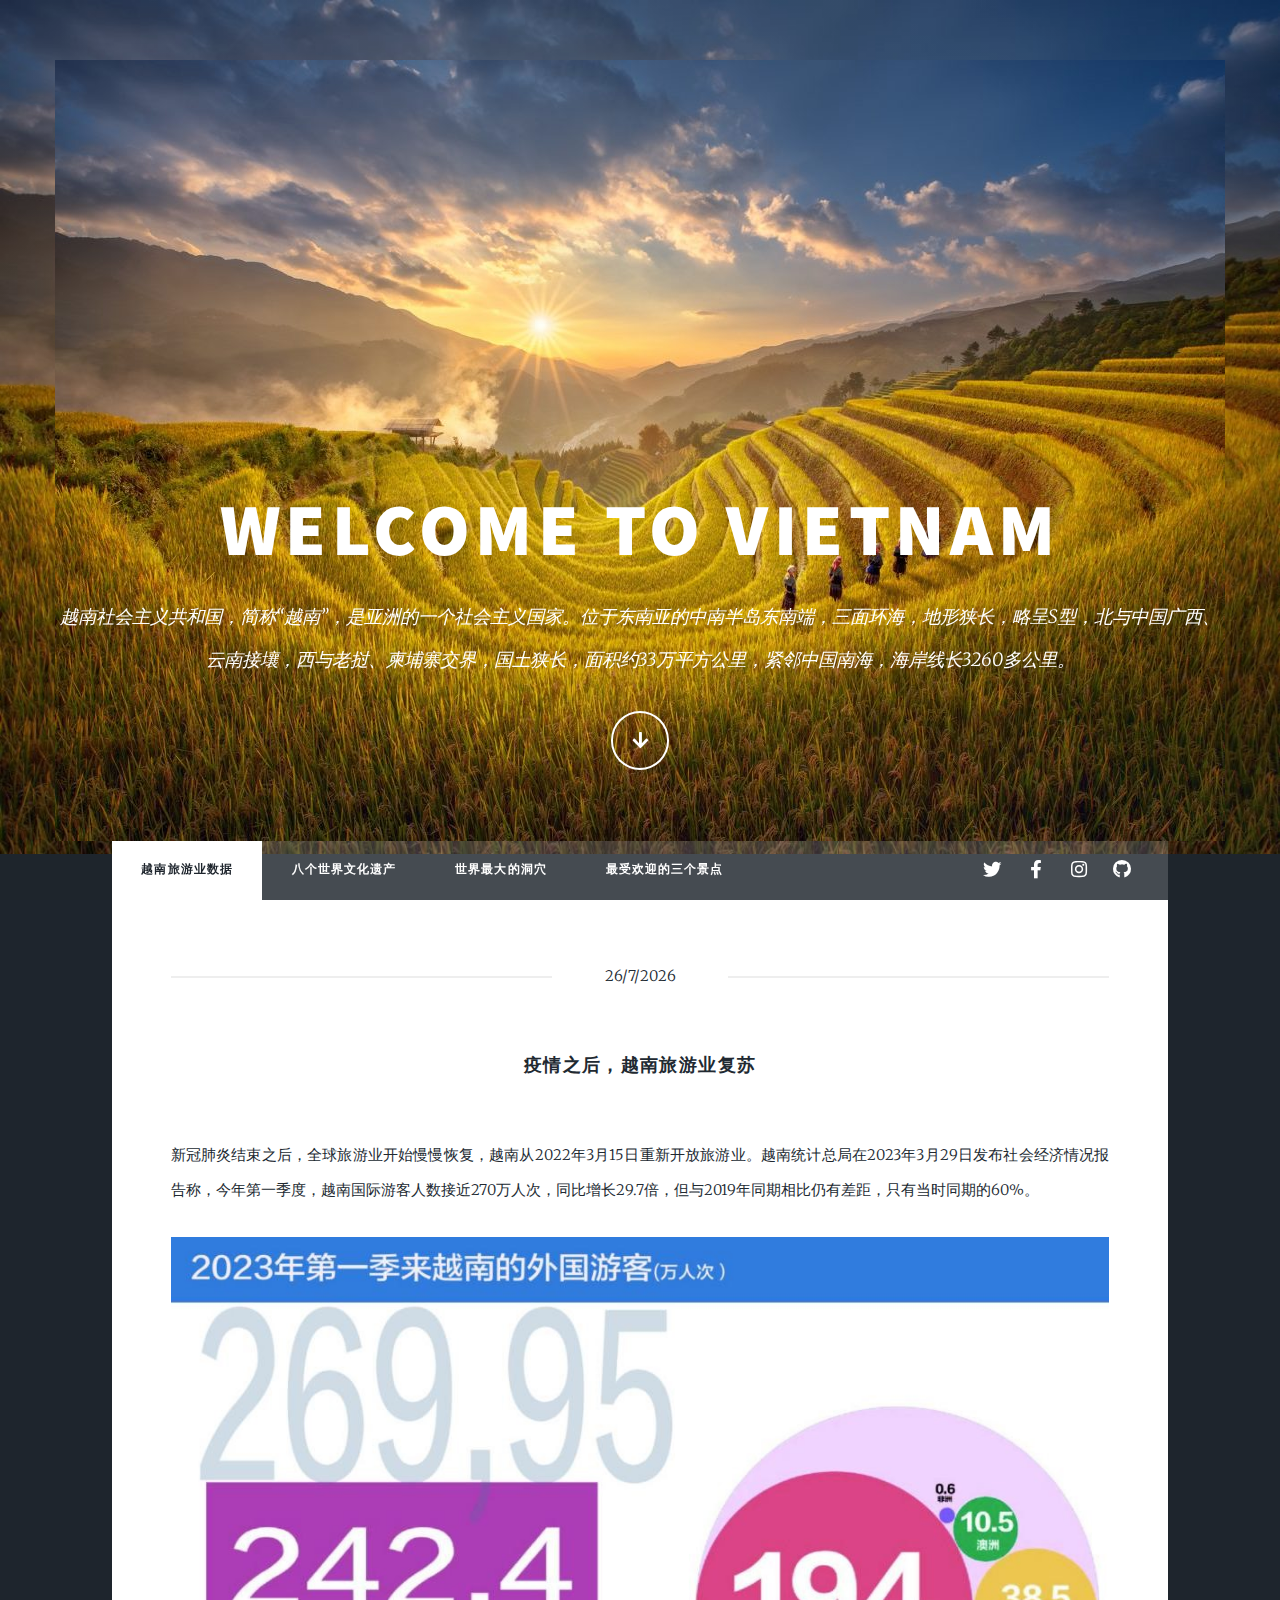
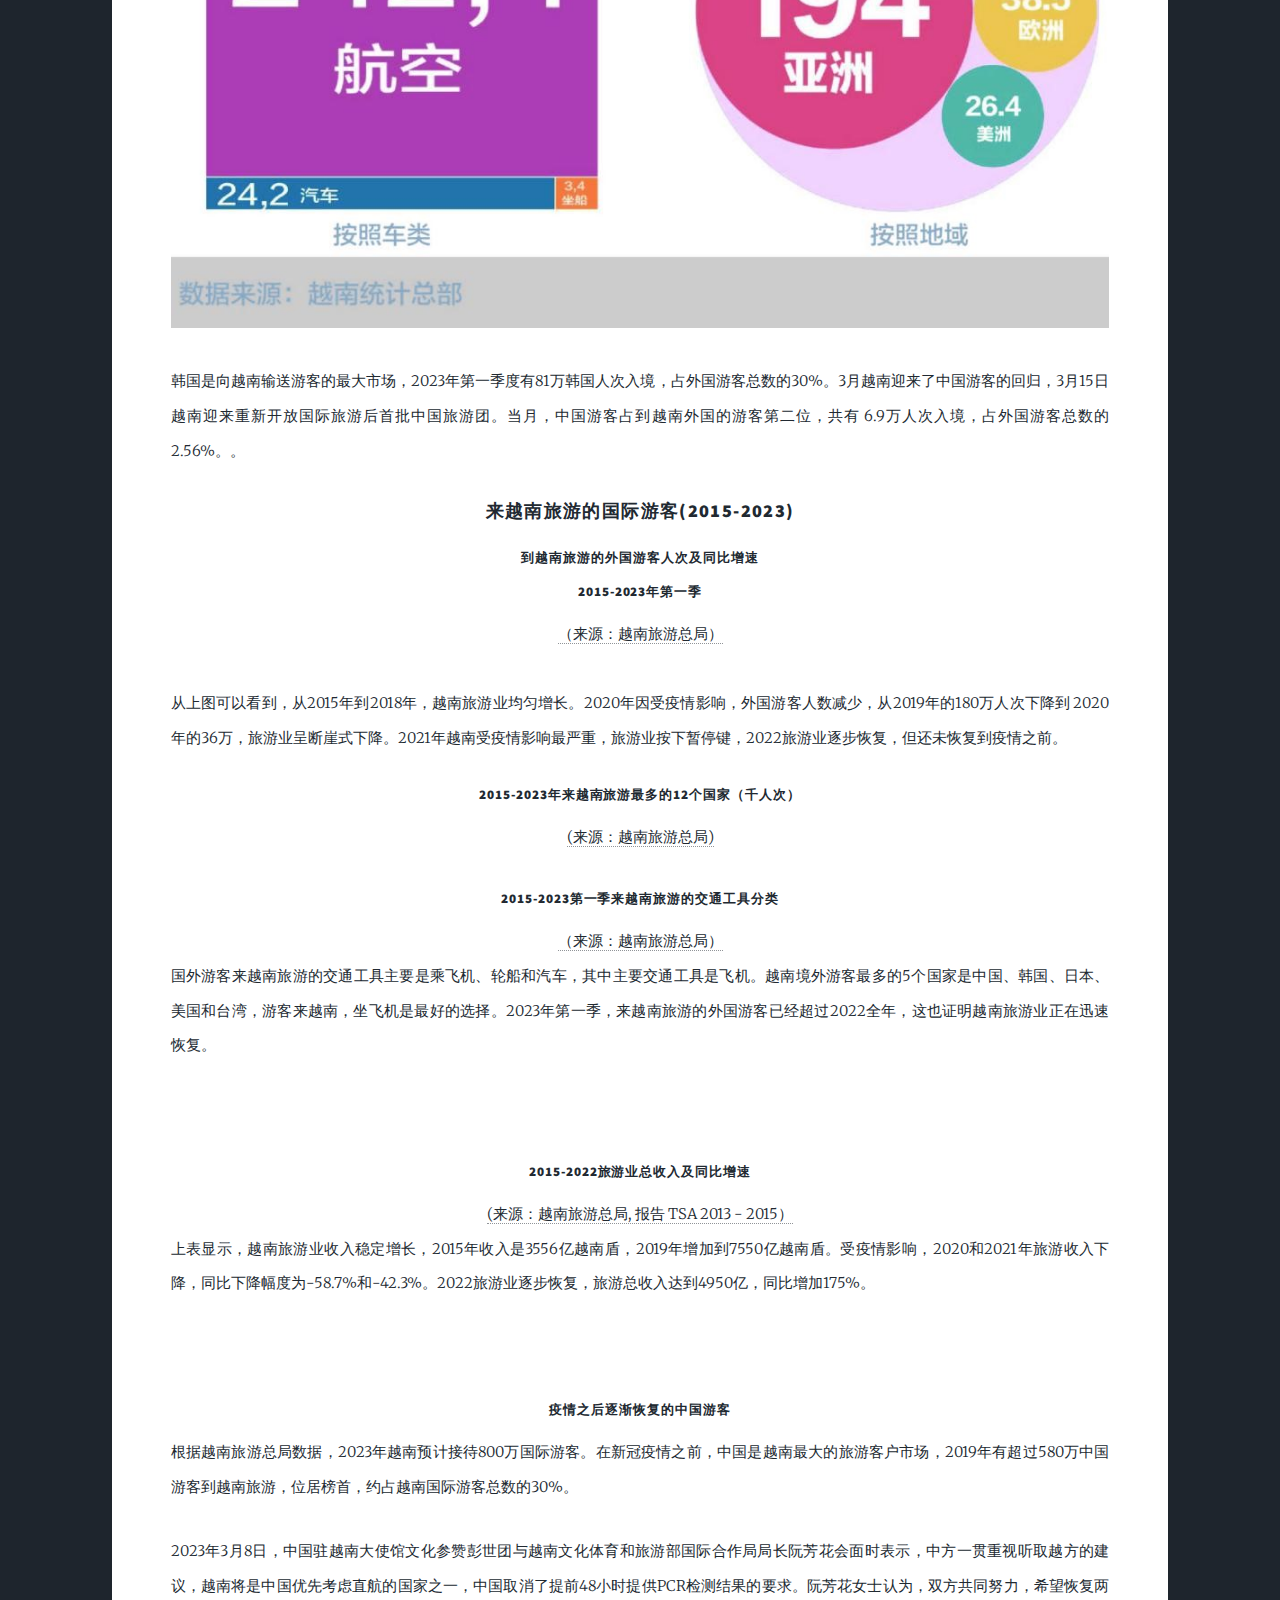
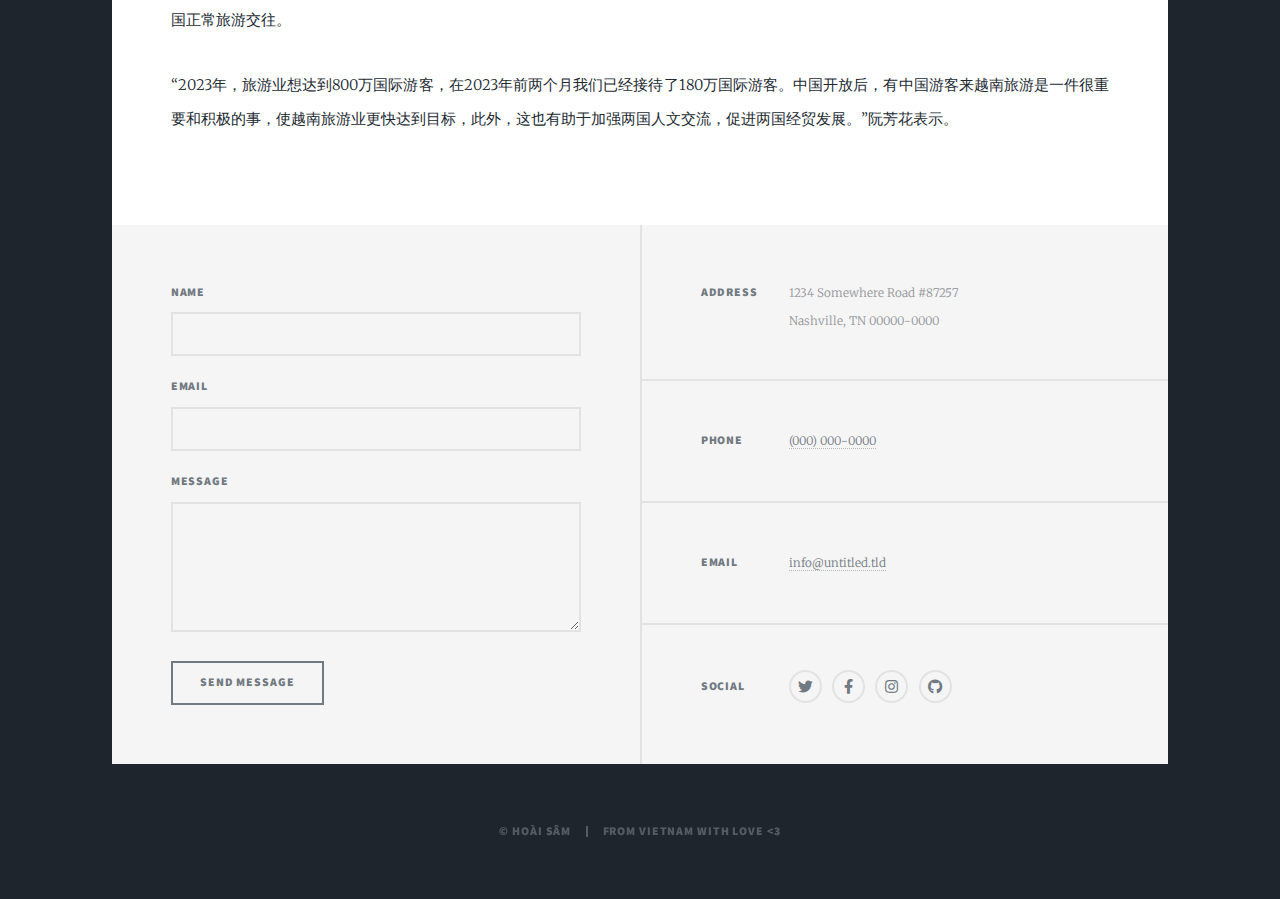
<file: index.html>
<!DOCTYPE HTML>
<!--	
-->
<html>
	<head>
		<title>VIETNAM TRAVEL</title>
		<meta charset="utf-8" />
		<meta name="viewport" content="width=device-width, initial-scale=1, user-scalable=no" />
		<link rel="stylesheet" href="assets/css/main.css" />
		<noscript><link rel="stylesheet" href="assets/css/noscript.css" /></noscript>
	</head>
	<body class="is-preload">

		<!-- Wrapper -->
			<div id="wrapper" class="fade-in">

				<!-- Intro -->
					<div id="intro">
						<h1>WELCOME TO VIETNAM</h1>
						<p>越南社会主义共和国，简称“越南”，是亚洲的一个社会主义国家。位于东南亚的中南半岛东南端，三面环海，地形狭长，略呈S型，北与中国广西、云南接壤，西与老挝、柬埔寨交界，国土狭长，面积约33万平方公里，紧邻中国南海，海岸线长3260多公里。</p>
						<ul class="actions">
							<li><a href="#header" class="button icon solid solo fa-arrow-down scrolly">Continue</a></li>
						</ul>
					</div>
					
				<!-- Header -->
					<header id="header">
						<a href="index.html" class="logo">VIETNAM TRAVEL</a>
					</header>

				<!-- Nav -->
					<nav id="nav">
						<ul class="links">
							<li class="active"><a href="index.html">越南旅游业数据</a></li>
							<li><a href="unesco.html">八个世界文化遗产</a></li>
							<li><a href="sondoong.html">世界最大的洞穴</a></li>
							<li><a href="dulich.html">最受欢迎的三个景点</a></li>
						</ul>
						<ul class="icons">
							<li><a href="#" class="icon brands fa-twitter"><span class="label">Twitter</span></a></li>
							<li><a href="#" class="icon brands fa-facebook-f"><span class="label">Facebook</span></a></li>
							<li><a href="#" class="icon brands fa-instagram"><span class="label">Instagram</span></a></li>
							<li><a href="https://github.com/hoaisam97" class="icon brands fa-github"><span class="label">GitHub</span></a></li>
						</ul>
					</nav>

				<!-- Main -->
					<div id="main">

						<!-- Featured Post -->
							<article class="post featured">
								<header class="major">
									<span class="date"><div id="current-time"></div>
									<script>
									    var curDate = new Date();

									    // Ngày hiện tại
									    var curDay = curDate.getDate();

									    // Tháng hiện tại
									    var curMonth = curDate.getMonth() + 1;

									    // Năm hiện tại
									    var curYear = curDate.getFullYear();

									    // Gán vào thẻ HTML
									    document.getElementById('current-time').innerHTML = curDay + "/" + curMonth + "/" + curYear;
									</script></span>
									<h3><a>疫情之后，越南旅游业复苏<br /></a></h3>
									
								</header>
								<p>新冠肺炎结束之后，全球旅游业开始慢慢恢复，越南从2022年3月15日重新开放旅游业。越南统计总局在2023年3月29日发布社会经济情况报告称，今年第一季度，越南国际游客人数接近270万人次，同比增长29.7倍，但与2019年同期相比仍有差距，只有当时同期的60%。</p>
								<div><a class="image fit"><img src="images/solieu.jpg" alt="" /></a></div>
								<p>韩国是向越南输送游客的最大市场，2023年第一季度有81万韩国人次入境，占外国游客总数的30%。3月越南迎来了中国游客的回归，3月15日越南迎来重新开放国际旅游后首批中国旅游团。当月，中国游客占到越南外国的游客第二位，共有 6.9万人次入境，占外国游客总数的2.56%。。 </p>
								<h3><a>来越南旅游的国际游客(2015-2023)<br /></a></h3>
								<h5><a>到越南旅游的外国游客人次及同比增速</a></h5>
								<h5><a>2015-2023年第一季</a></h5>
								<div class="flourish-embed flourish-chart" data-src="visualisation/13915076"><script src="https://public.flourish.studio/resources/embed.js"></script></div>
								<h7><a>（来源：越南旅游总局）<br/></a></h7>
								<br>
								<p>从上图可以看到，从2015年到2018年，越南旅游业均匀增长。2020年因受疫情影响，外国游客人数减少，从2019年的180万人次下降到 2020年的36万，旅游业呈断崖式下降。2021年越南受疫情影响最严重，旅游业按下暂停键，2022旅游业逐步恢复，但还未恢复到疫情之前。</p>
								<h5><a>2015-2023年来越南旅游最多的12个国家（千人次）</a></h5>
								<div class="flourish-embed flourish-bar-chart-race" data-src="visualisation/13909252"><script src="https://public.flourish.studio/resources/embed.js"></script></div>
								<h7><a>(来源：越南旅游总局)<br/></a></h7>
								<br>
								<h5><a>2015-2023第一季来越南旅游的交通工具分类</a></h5>
								<div class="flourish-embed flourish-chart" data-src="visualisation/13915092"><script src="https://public.flourish.studio/resources/embed.js"></script></div>
								<h7><a>（来源：越南旅游总局）<br/></a></h7>
								<p>国外游客来越南旅游的交通工具主要是乘飞机、轮船和汽车，其中主要交通工具是飞机。越南境外游客最多的5个国家是中国、韩国、日本、美国和台湾，游客来越南，坐飞机是最好的选择。2023年第一季，来越南旅游的外国游客已经超过2022全年，这也证明越南旅游业正在迅速恢复。</p>								<br>
								<br>
								<h5><a>2015-2022旅游业总收入及同比增速</a></h5>
								<div class="flourish-embed flourish-chart" data-src="visualisation/13915184"><script src="https://public.flourish.studio/resources/embed.js"></script></div>
								<h7><a>(来源：越南旅游总局, 报告 TSA 2013 - 2015）<br/></a></h7>
								<p>上表显示，越南旅游业收入稳定增长，2015年收入是3556亿越南盾，2019年增加到7550亿越南盾。受疫情影响，2020和2021年旅游收入下降，同比下降幅度为-58.7%和-42.3%。2022旅游业逐步恢复，旅游总收入达到4950亿，同比增加175%。</p>								<br>
								<br>
								<h5><a>疫情之后逐渐恢复的中国游客</a></h5>
								<p>根据越南旅游总局数据，2023年越南预计接待800万国际游客。在新冠疫情之前，中国是越南最大的旅游客户市场，2019年有超过580万中国游客到越南旅游，位居榜首，约占越南国际游客总数的30%。</p>
								<p>2023年3月8日，中国驻越南大使馆文化参赞彭世团与越南文化体育和旅游部国际合作局局长阮芳花会面时表示，中方一贯重视听取越方的建议，越南将是中国优先考虑直航的国家之一，中国取消了提前48小时提供PCR检测结果的要求。阮芳花女士认为，双方共同努力，希望恢复两国正常旅游交往。</p>
								<p>“2023年，旅游业想达到800万国际游客，在2023年前两个月我们已经接待了180万国际游客。中国开放后，有中国游客来越南旅游是一件很重要和积极的事，使越南旅游业更快达到目标，此外，这也有助于加强两国人文交流，促进两国经贸发展。”阮芳花表示。</p>							</article>
						
					</div>

				<!-- Footer -->
					<footer id="footer">
						<section>
							<form method="post" action="#">
								<div class="fields">
									<div class="field">
										<label for="name">Name</label>
										<input type="text" name="name" id="name" />
									</div>
									<div class="field">
										<label for="email">Email</label>
										<input type="text" name="email" id="email" />
									</div>
									<div class="field">
										<label for="message">Message</label>
										<textarea name="message" id="message" rows="3"></textarea>
									</div>
								</div>
								<ul class="actions">
									<li><input type="submit" value="Send Message" /></li>
								</ul>
							</form>
						</section>
						<section class="split contact">
							<section class="alt">
								<h3>Address</h3>
								<p>1234 Somewhere Road #87257<br />
								Nashville, TN 00000-0000</p>
							</section>
							<section>
								<h3>Phone</h3>
								<p><a href="#">(000) 000-0000</a></p>
							</section>
							<section>
								<h3>Email</h3>
								<p><a href="#">info@untitled.tld</a></p>
							</section>
							<section>
								<h3>Social</h3>
								<ul class="icons alt">
									<li><a href="#" class="icon brands alt fa-twitter"><span class="label">Twitter</span></a></li>
									<li><a href="#" class="icon brands alt fa-facebook-f"><span class="label">Facebook</span></a></li>
									<li><a href="#" class="icon brands alt fa-instagram"><span class="label">Instagram</span></a></li>
									<li><a href="#" class="icon brands alt fa-github"><span class="label">GitHub</span></a></li>
								</ul>
							</section>
						</section>
					</footer>

				<!-- Copyright -->
					<div id="copyright">
						<ul><li>&copy; Hoài Sâm</li><li>From VietNam With Love <3</li></ul>
					</div>

			</div>

		<!-- Scripts -->
			<script src="assets/js/jquery.min.js"></script>
			<script src="assets/js/jquery.scrollex.min.js"></script>
			<script src="assets/js/jquery.scrolly.min.js"></script>
			<script src="assets/js/browser.min.js"></script>
			<script src="assets/js/breakpoints.min.js"></script>
			<script src="assets/js/util.js"></script>
			<script src="assets/js/main.js"></script>

	</body>
</html>
</file>
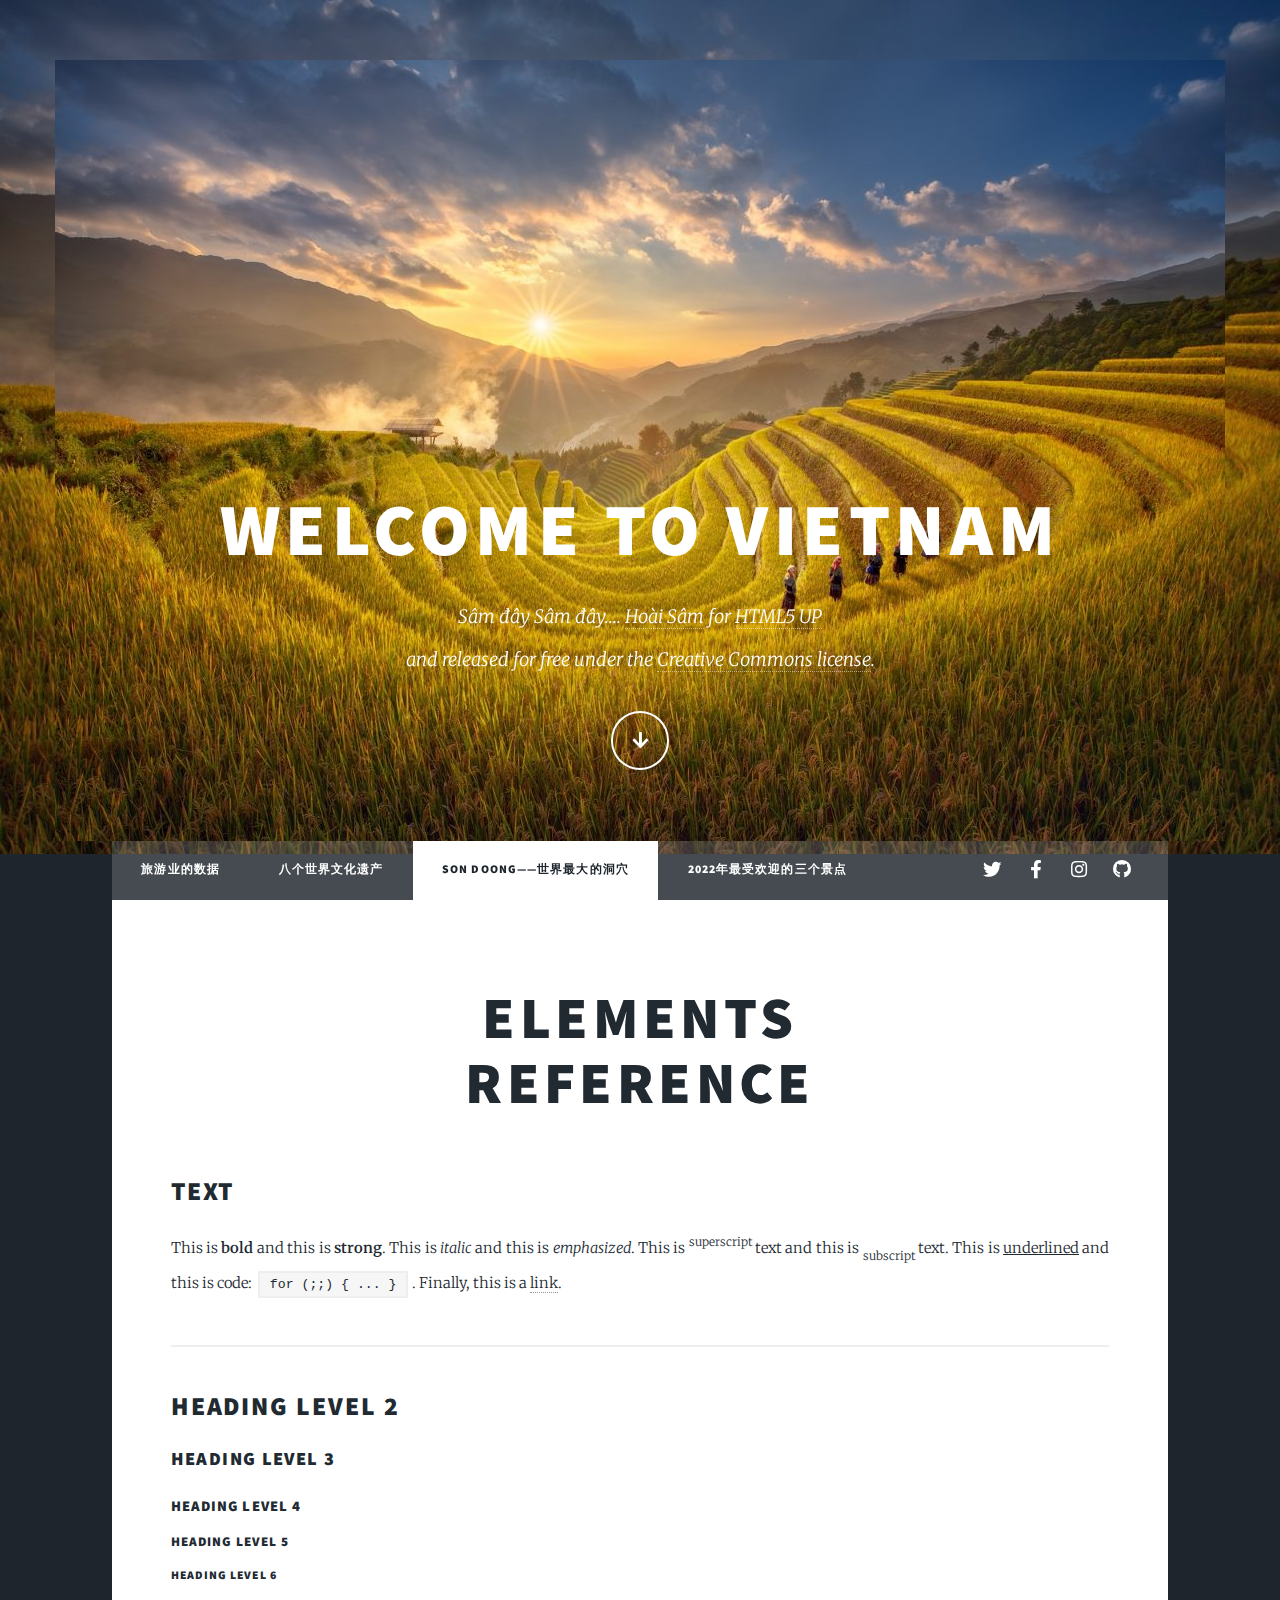
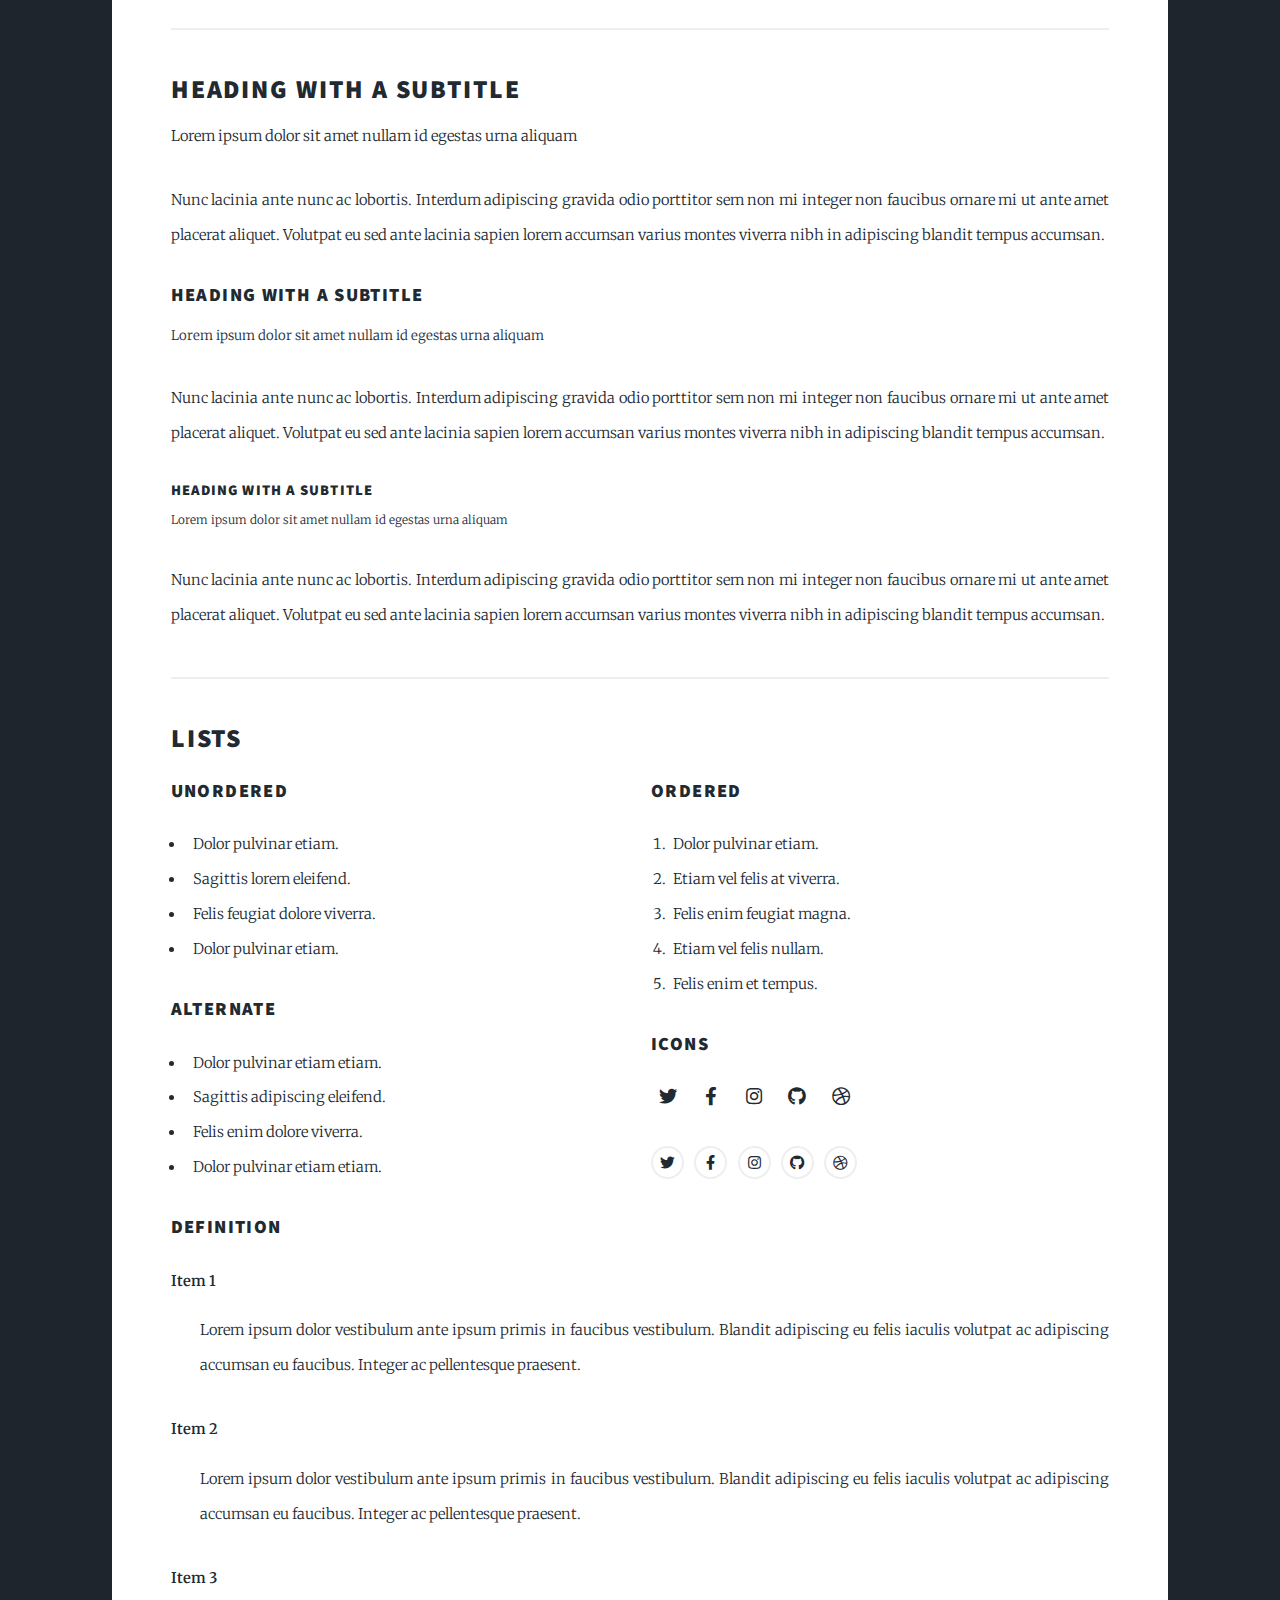
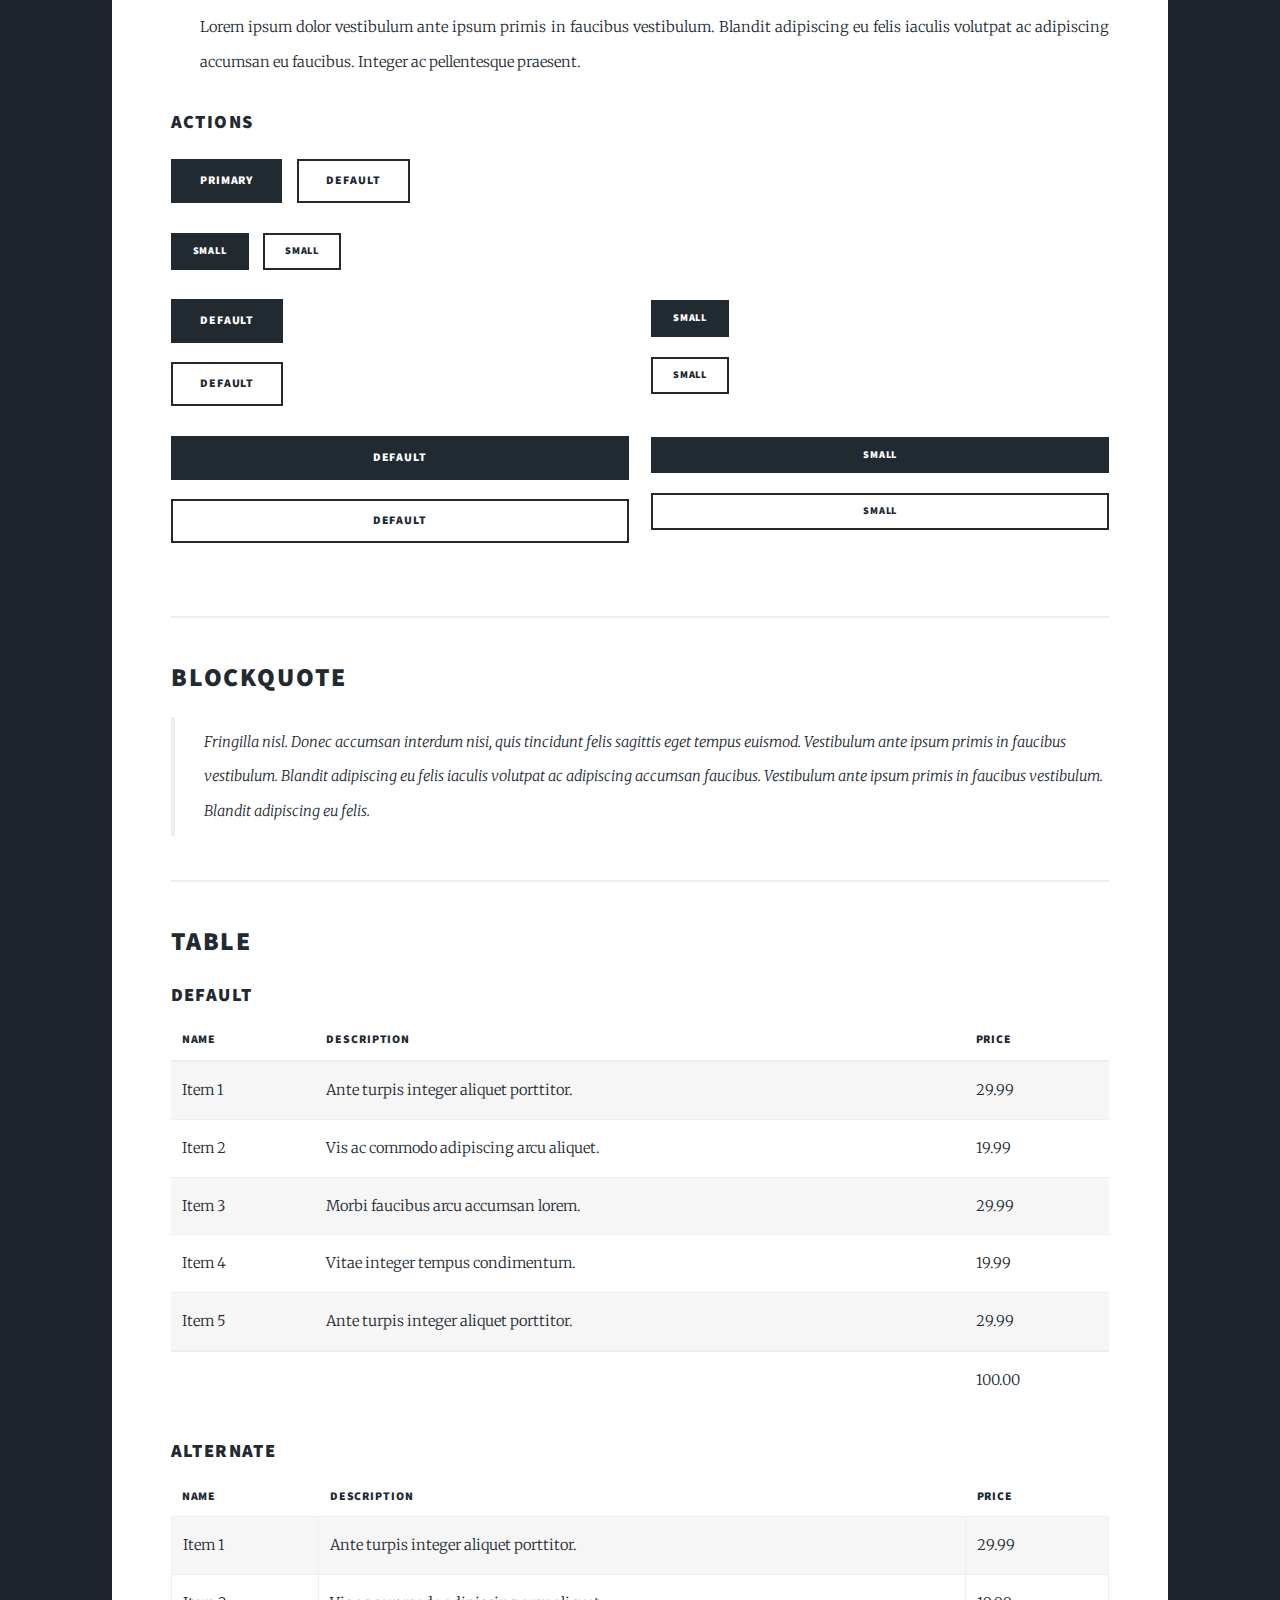
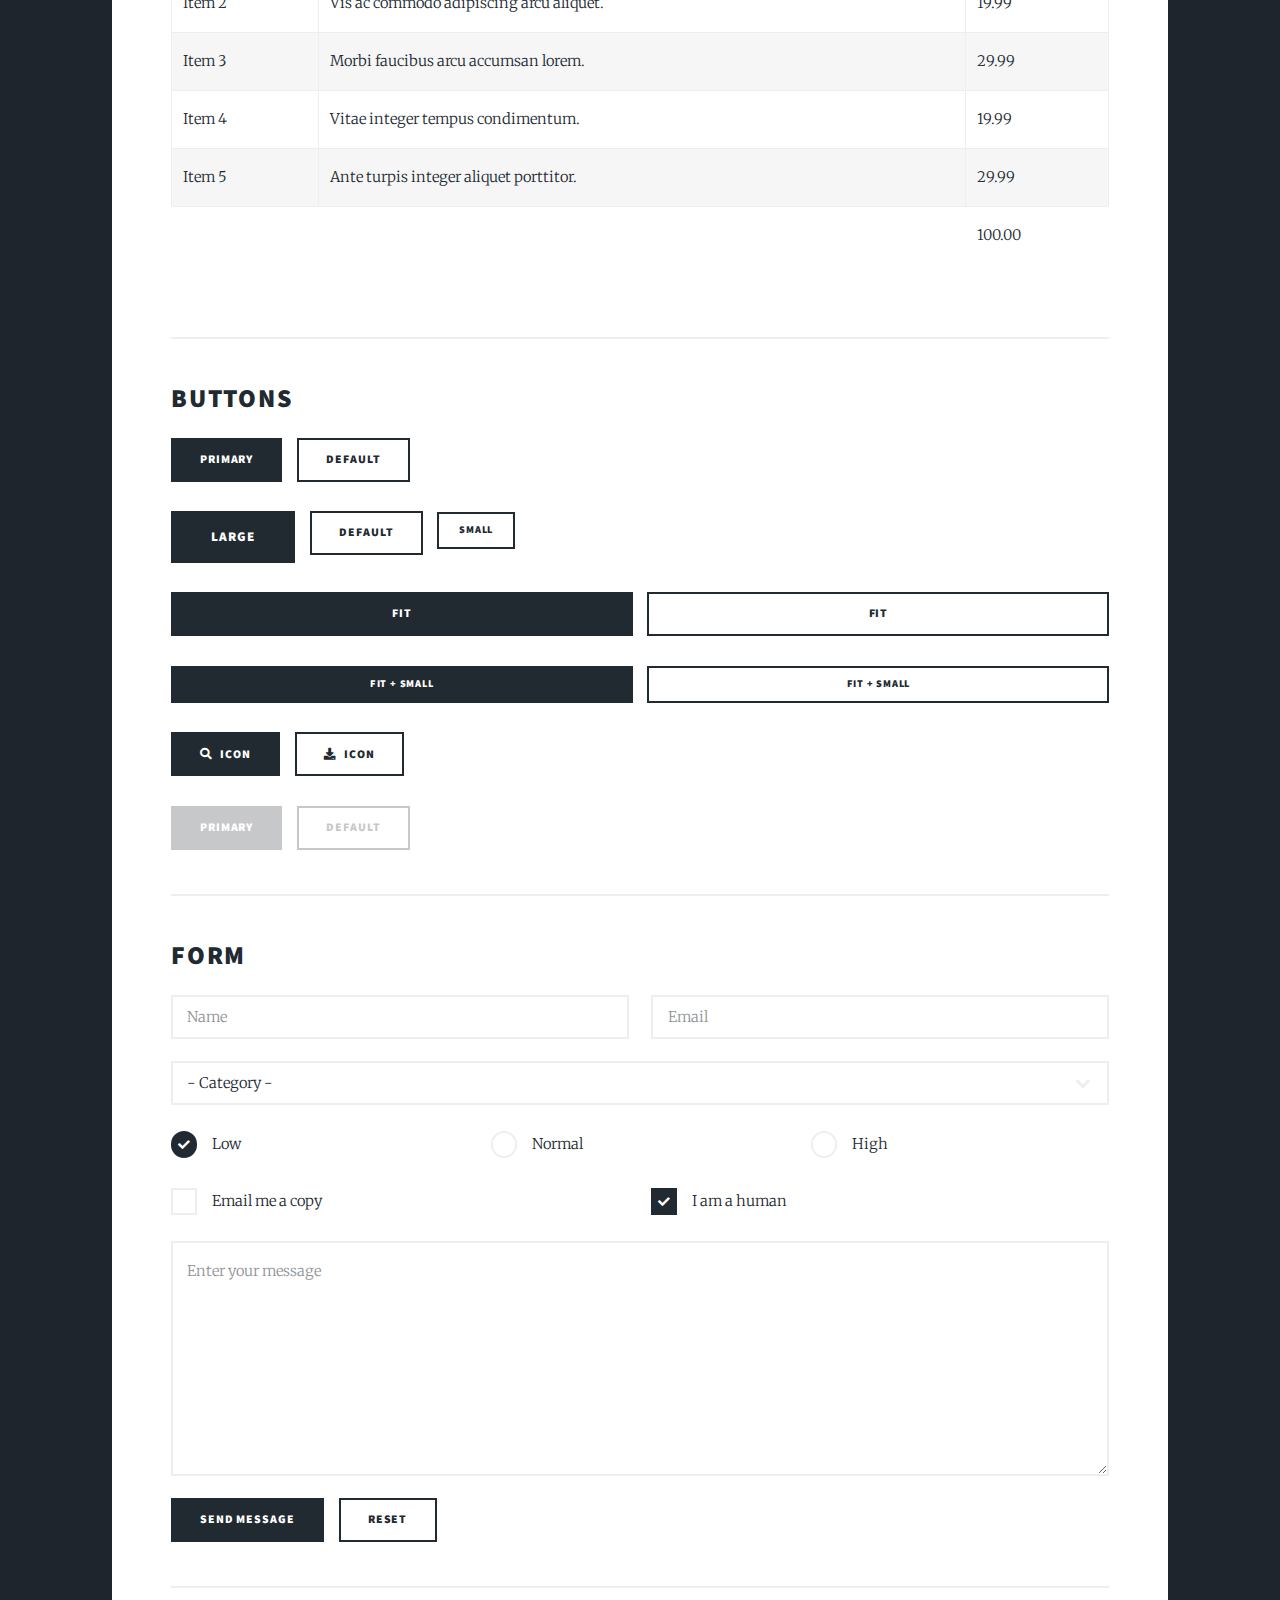
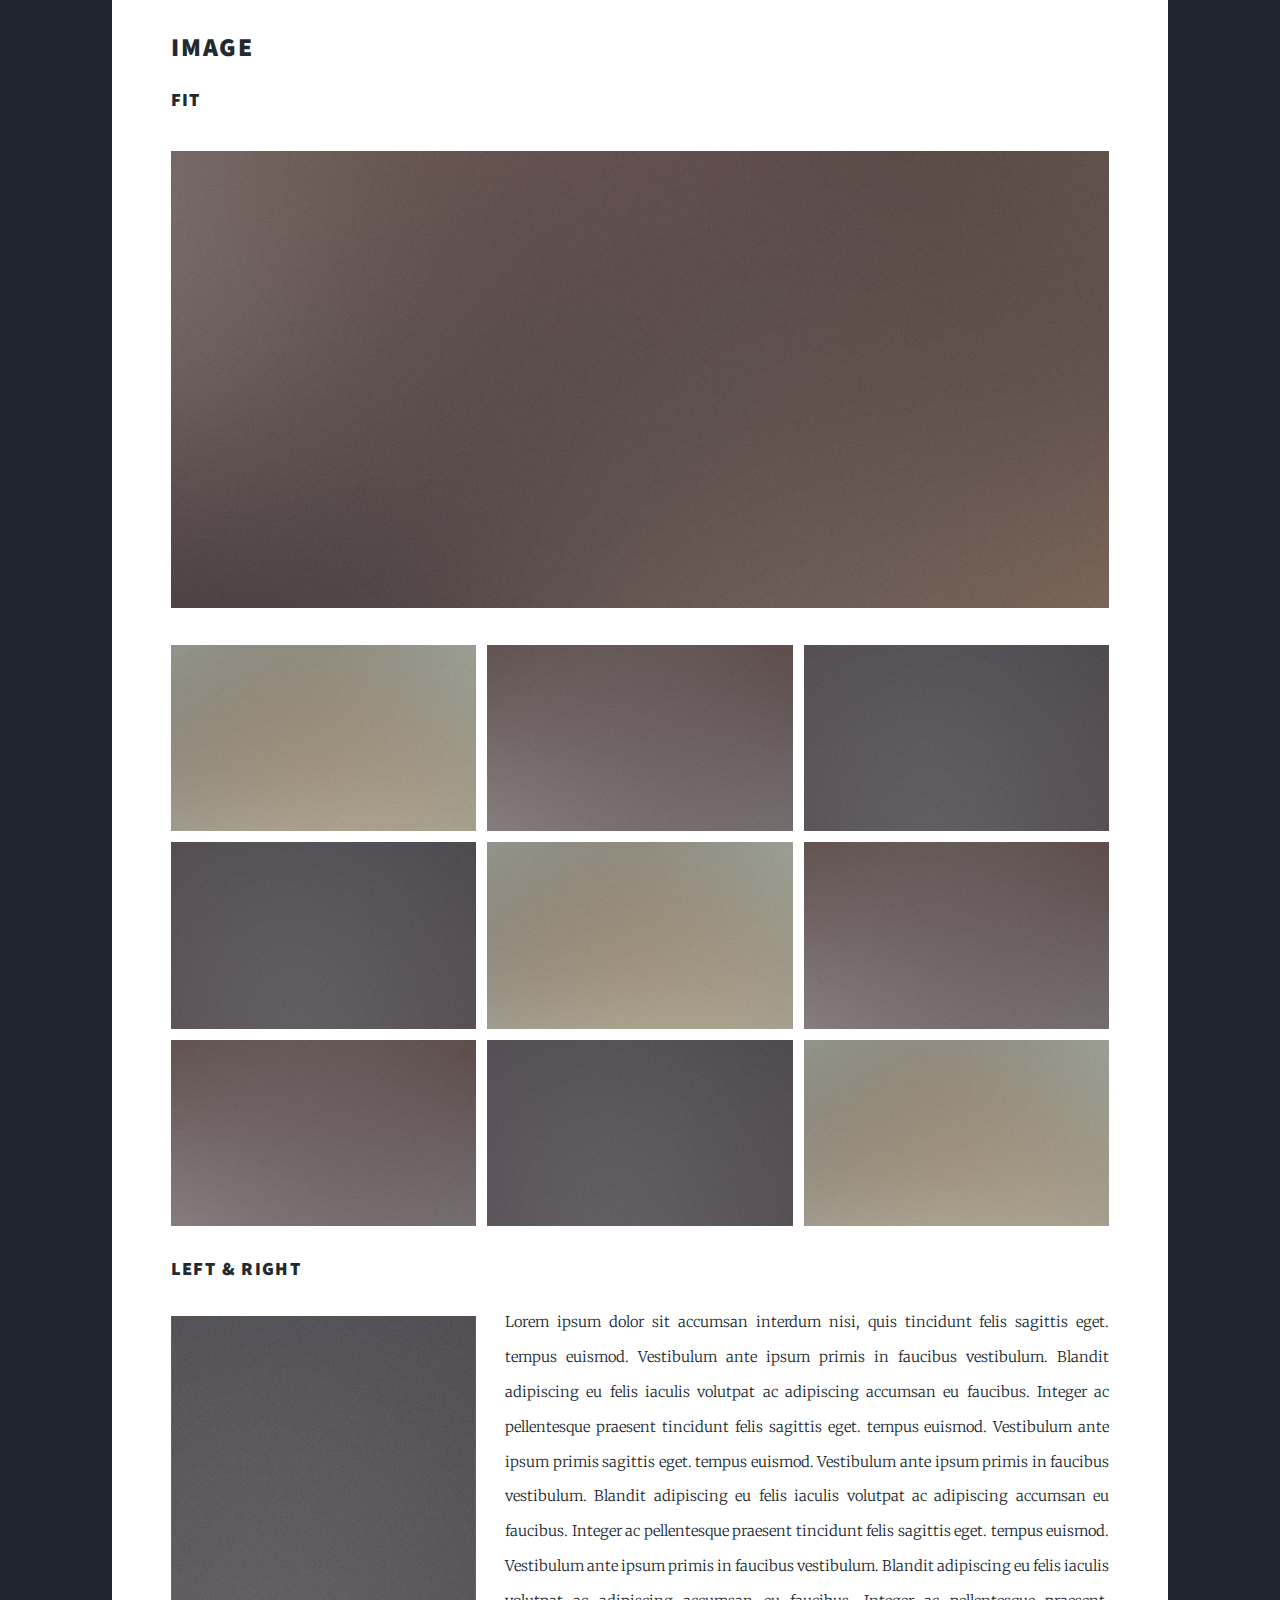
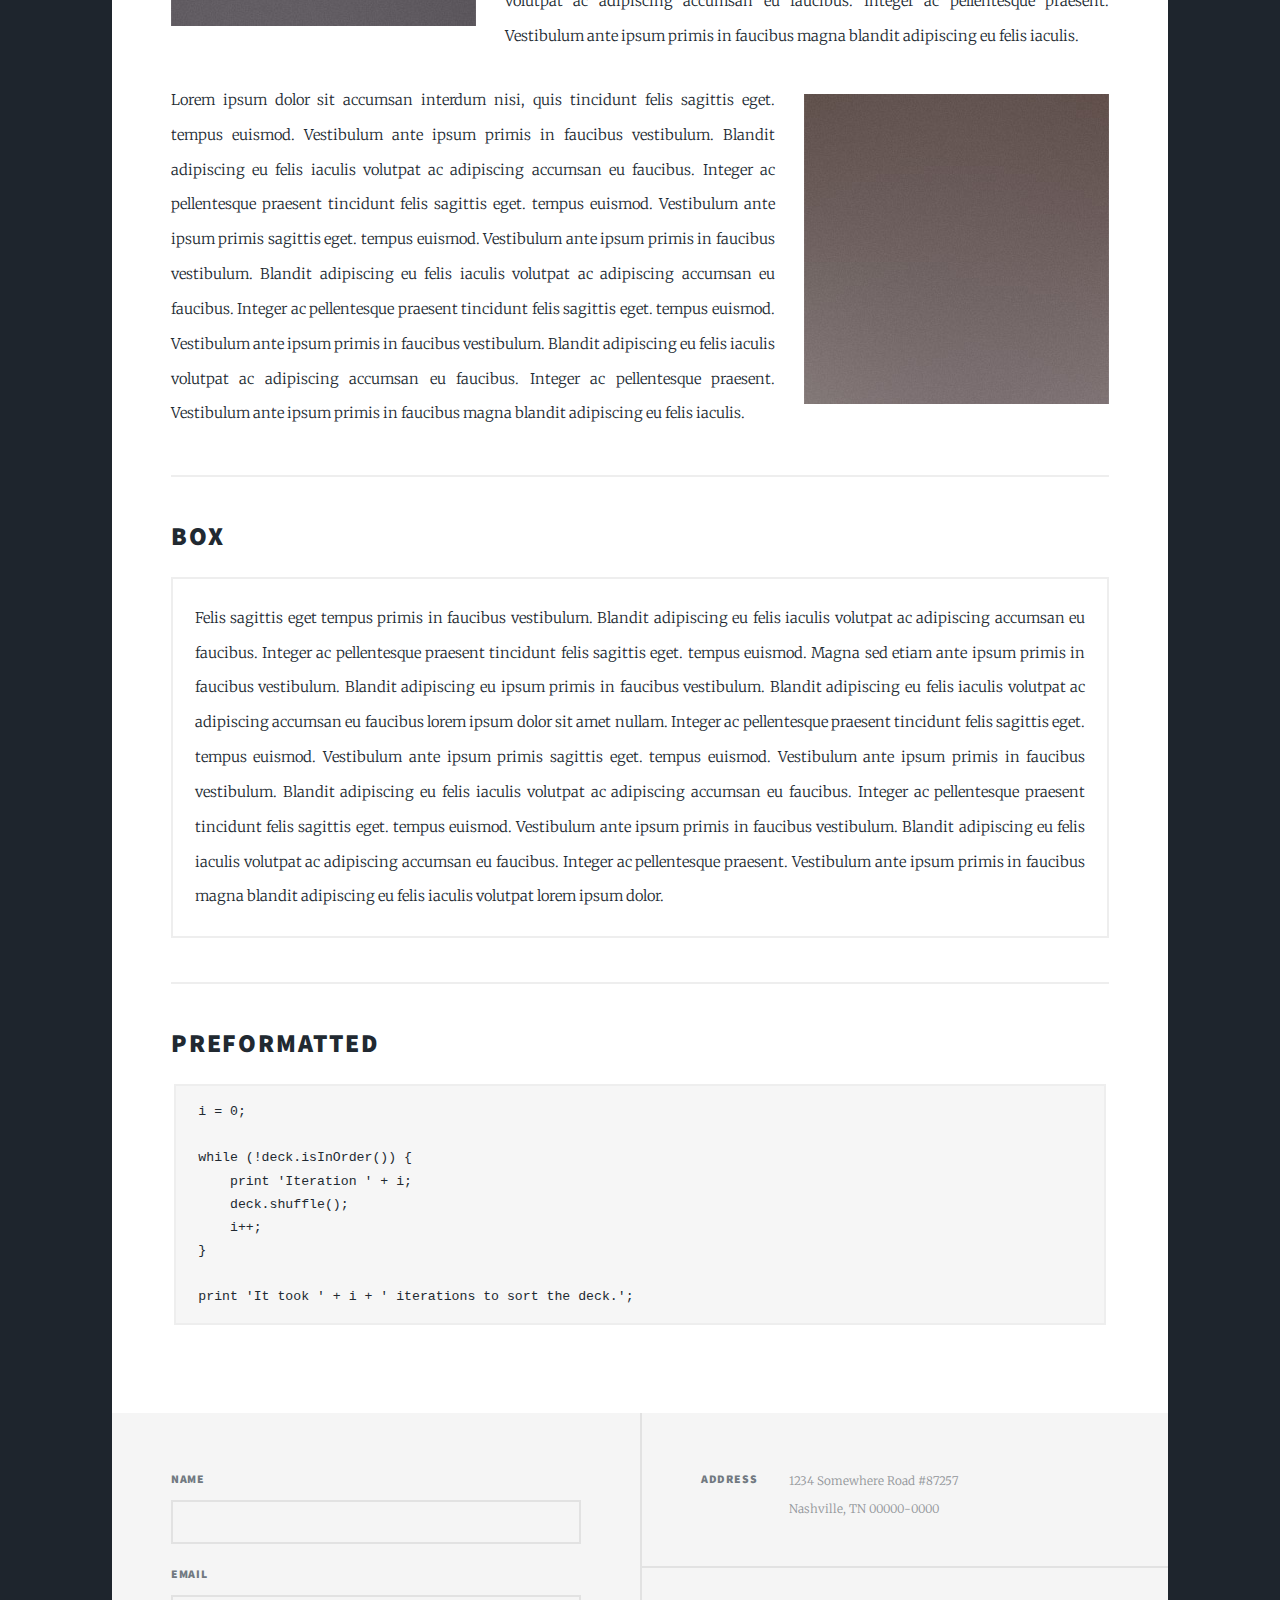
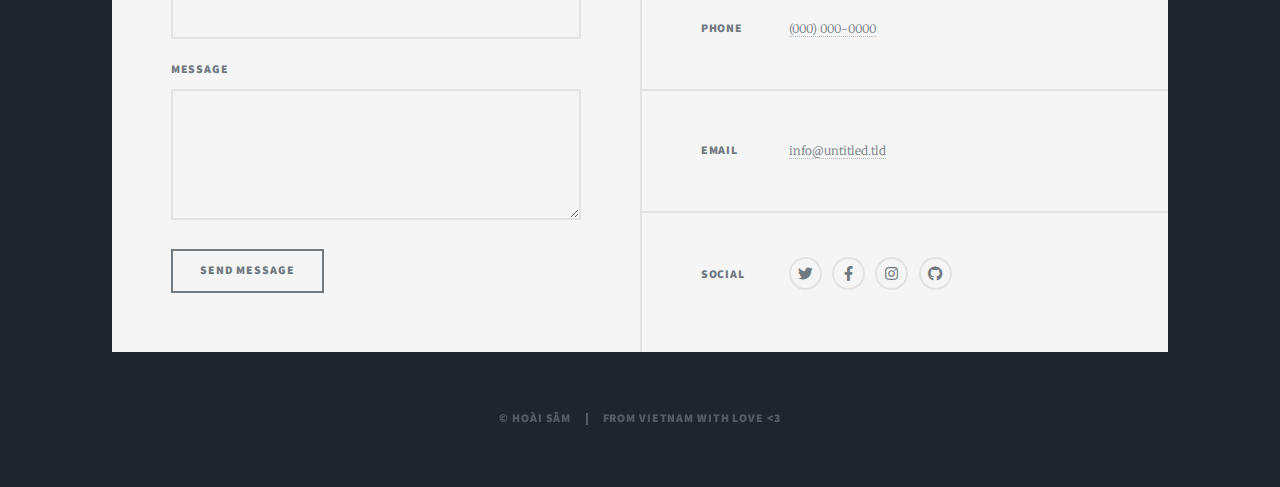
<file: elements.html>
<!DOCTYPE HTML>
<!--
	Massively by HTML5 UP
	html5up.net | @ajlkn
	Free for personal and commercial use under the CCA 3.0 license (html5up.net/license)
-->
<html>
	<head>
		<title>VIETNAM TRAVEL</title>
		<meta charset="utf-8" />
		<meta name="viewport" content="width=device-width, initial-scale=1, user-scalable=no" />
		<link rel="stylesheet" href="assets/css/main.css" />
		<noscript><link rel="stylesheet" href="assets/css/noscript.css" /></noscript>
	</head>
	<body class="is-preload">

		<!-- Wrapper -->
			<div id="wrapper" class="fade-in">

				<!-- Intro -->
					<div id="intro">
						<h1>WELCOME TO VIETNAM</h1>
						<p>Sâm đây Sâm đây.... <a href="https://www.facebook.com/hoai.sam.58">Hoài Sâm</a> for <a href="https://html5up.net">HTML5 UP</a><br />
						and released for free under the <a href="https://html5up.net/license">Creative Commons license</a>.</p>
						<ul class="actions">
							<li><a href="#header" class="button icon solid solo fa-arrow-down scrolly">Continue</a></li>
						</ul>
					</div>
					
				<!-- Header -->
					<header id="header">
						<a href="index.html" class="logo">VIETNAM TRAVEL</a>
					</header>

				<!-- Nav -->
					<nav id="nav">
						<ul class="links">
							<li><a href="index.html">旅游业的数据</a></li>
							<li><a href="generic.html">八个世界文化遗产</a></li>
							<li class="active"><a href="elements.html">Son Doong——世界最大的洞穴</a></li>
							<li><a href="generic.html">2022年最受欢迎的三个景点</a></li>
						</ul>
						<ul class="icons">
							<li><a href="#" class="icon brands fa-twitter"><span class="label">Twitter</span></a></li>
							<li><a href="#" class="icon brands fa-facebook-f"><span class="label">Facebook</span></a></li>
							<li><a href="#" class="icon brands fa-instagram"><span class="label">Instagram</span></a></li>
							<li><a href="https://github.com/hoaisam97" class="icon brands fa-github"><span class="label">GitHub</span></a></li>
						</ul>
					</nav>

				<!-- Main -->
					<div id="main">

						<!-- Post -->
							<section class="post">
								<header class="major">
									<h1>Elements<br />
									Reference</h1>
								</header>

								<!-- Text stuff -->
									<h2>Text</h2>
									<p>This is <b>bold</b> and this is <strong>strong</strong>. This is <i>italic</i> and this is <em>emphasized</em>.
									This is <sup>superscript</sup> text and this is <sub>subscript</sub> text.
									This is <u>underlined</u> and this is code: <code>for (;;) { ... }</code>.
									Finally, this is a <a href="#">link</a>.</p>
									<hr />
									<h2>Heading Level 2</h2>
									<h3>Heading Level 3</h3>
									<h4>Heading Level 4</h4>
									<h5>Heading Level 5</h5>
									<h6>Heading Level 6</h6>
									<hr />
									<header>
										<h2>Heading with a Subtitle</h2>
										<p>Lorem ipsum dolor sit amet nullam id egestas urna aliquam</p>
									</header>
									<p>Nunc lacinia ante nunc ac lobortis. Interdum adipiscing gravida odio porttitor sem non mi integer non faucibus ornare mi ut ante amet placerat aliquet. Volutpat eu sed ante lacinia sapien lorem accumsan varius montes viverra nibh in adipiscing blandit tempus accumsan.</p>
									<header>
										<h3>Heading with a Subtitle</h3>
										<p>Lorem ipsum dolor sit amet nullam id egestas urna aliquam</p>
									</header>
									<p>Nunc lacinia ante nunc ac lobortis. Interdum adipiscing gravida odio porttitor sem non mi integer non faucibus ornare mi ut ante amet placerat aliquet. Volutpat eu sed ante lacinia sapien lorem accumsan varius montes viverra nibh in adipiscing blandit tempus accumsan.</p>
									<header>
										<h4>Heading with a Subtitle</h4>
										<p>Lorem ipsum dolor sit amet nullam id egestas urna aliquam</p>
									</header>
									<p>Nunc lacinia ante nunc ac lobortis. Interdum adipiscing gravida odio porttitor sem non mi integer non faucibus ornare mi ut ante amet placerat aliquet. Volutpat eu sed ante lacinia sapien lorem accumsan varius montes viverra nibh in adipiscing blandit tempus accumsan.</p>

									<hr />

								<!-- Lists -->
									<h2>Lists</h2>
									<div class="row">
										<div class="col-6 col-12-small">

											<h3>Unordered</h3>
											<ul>
												<li>Dolor pulvinar etiam.</li>
												<li>Sagittis lorem eleifend.</li>
												<li>Felis feugiat dolore viverra.</li>
												<li>Dolor pulvinar etiam.</li>
											</ul>

											<h3>Alternate</h3>
											<ul class="alt">
												<li>Dolor pulvinar etiam etiam.</li>
												<li>Sagittis adipiscing eleifend.</li>
												<li>Felis enim dolore viverra.</li>
												<li>Dolor pulvinar etiam etiam.</li>
											</ul>

										</div>
										<div class="col-6 col-12-small">

											<h3>Ordered</h3>
											<ol>
												<li>Dolor pulvinar etiam.</li>
												<li>Etiam vel felis at viverra.</li>
												<li>Felis enim feugiat magna.</li>
												<li>Etiam vel felis nullam.</li>
												<li>Felis enim et tempus.</li>
											</ol>

											<h3>Icons</h3>
											<ul class="icons">
												<li><a href="#" class="icon brands fa-twitter"><span class="label">Twitter</span></a></li>
												<li><a href="#" class="icon brands fa-facebook-f"><span class="label">Facebook</span></a></li>
												<li><a href="#" class="icon brands fa-instagram"><span class="label">Instagram</span></a></li>
												<li><a href="#" class="icon brands fa-github"><span class="label">Github</span></a></li>
												<li><a href="#" class="icon brands fa-dribbble"><span class="label">Dribbble</span></a></li>
											</ul>
											<ul class="icons alt">
												<li><a href="#" class="icon brands alt fa-twitter"><span class="label">Twitter</span></a></li>
												<li><a href="#" class="icon brands alt fa-facebook-f"><span class="label">Facebook</span></a></li>
												<li><a href="#" class="icon brands alt fa-instagram"><span class="label">Instagram</span></a></li>
												<li><a href="#" class="icon brands alt fa-github"><span class="label">Github</span></a></li>
												<li><a href="#" class="icon brands alt fa-dribbble"><span class="label">Dribbble</span></a></li>
											</ul>

										</div>
									</div>
									<h3>Definition</h3>
									<dl>
										<dt>Item 1</dt>
										<dd>
											<p>Lorem ipsum dolor vestibulum ante ipsum primis in faucibus vestibulum. Blandit adipiscing eu felis iaculis volutpat ac adipiscing accumsan eu faucibus. Integer ac pellentesque praesent.</p>
										</dd>
										<dt>Item 2</dt>
										<dd>
											<p>Lorem ipsum dolor vestibulum ante ipsum primis in faucibus vestibulum. Blandit adipiscing eu felis iaculis volutpat ac adipiscing accumsan eu faucibus. Integer ac pellentesque praesent.</p>
										</dd>
										<dt>Item 3</dt>
										<dd>
											<p>Lorem ipsum dolor vestibulum ante ipsum primis in faucibus vestibulum. Blandit adipiscing eu felis iaculis volutpat ac adipiscing accumsan eu faucibus. Integer ac pellentesque praesent.</p>
										</dd>
									</dl>

									<h3>Actions</h3>
									<ul class="actions">
										<li><a href="#" class="button primary">Primary</a></li>
										<li><a href="#" class="button">Default</a></li>
									</ul>
									<ul class="actions small">
										<li><a href="#" class="button primary small">Small</a></li>
										<li><a href="#" class="button small">Small</a></li>
									</ul>
									<div class="row">
										<div class="col-6 col-12-small">
											<ul class="actions stacked">
												<li><a href="#" class="button primary">Default</a></li>
												<li><a href="#" class="button">Default</a></li>
											</ul>
										</div>
										<div class="col-6 col-12-small">
											<ul class="actions stacked">
												<li><a href="#" class="button primary small">Small</a></li>
												<li><a href="#" class="button small">Small</a></li>
											</ul>
										</div>
									</div>
									<div class="row">
										<div class="col-6 col-12-small">
											<ul class="actions stacked">
												<li><a href="#" class="button primary fit">Default</a></li>
												<li><a href="#" class="button fit">Default</a></li>
											</ul>
										</div>
										<div class="col-6 col-12-small">
											<ul class="actions stacked">
												<li><a href="#" class="button primary small fit">Small</a></li>
												<li><a href="#" class="button small fit">Small</a></li>
											</ul>
										</div>
									</div>

									<hr />

								<!-- Blockquote -->
									<h2>Blockquote</h2>
									<blockquote>Fringilla nisl. Donec accumsan interdum nisi, quis tincidunt felis sagittis eget tempus euismod. Vestibulum ante ipsum primis in faucibus vestibulum. Blandit adipiscing eu felis iaculis volutpat ac adipiscing accumsan faucibus. Vestibulum ante ipsum primis in faucibus vestibulum. Blandit adipiscing eu felis.</blockquote>

									<hr />

								<!-- Table -->
									<h2>Table</h2>

									<h3>Default</h3>
									<div class="table-wrapper">
										<table>
											<thead>
												<tr>
													<th>Name</th>
													<th>Description</th>
													<th>Price</th>
												</tr>
											</thead>
											<tbody>
												<tr>
													<td>Item 1</td>
													<td>Ante turpis integer aliquet porttitor.</td>
													<td>29.99</td>
												</tr>
												<tr>
													<td>Item 2</td>
													<td>Vis ac commodo adipiscing arcu aliquet.</td>
													<td>19.99</td>
												</tr>
												<tr>
													<td>Item 3</td>
													<td> Morbi faucibus arcu accumsan lorem.</td>
													<td>29.99</td>
												</tr>
												<tr>
													<td>Item 4</td>
													<td>Vitae integer tempus condimentum.</td>
													<td>19.99</td>
												</tr>
												<tr>
													<td>Item 5</td>
													<td>Ante turpis integer aliquet porttitor.</td>
													<td>29.99</td>
												</tr>
											</tbody>
											<tfoot>
												<tr>
													<td colspan="2"></td>
													<td>100.00</td>
												</tr>
											</tfoot>
										</table>
									</div>

									<h3>Alternate</h3>
									<div class="table-wrapper">
										<table class="alt">
											<thead>
												<tr>
													<th>Name</th>
													<th>Description</th>
													<th>Price</th>
												</tr>
											</thead>
											<tbody>
												<tr>
													<td>Item 1</td>
													<td>Ante turpis integer aliquet porttitor.</td>
													<td>29.99</td>
												</tr>
												<tr>
													<td>Item 2</td>
													<td>Vis ac commodo adipiscing arcu aliquet.</td>
													<td>19.99</td>
												</tr>
												<tr>
													<td>Item 3</td>
													<td> Morbi faucibus arcu accumsan lorem.</td>
													<td>29.99</td>
												</tr>
												<tr>
													<td>Item 4</td>
													<td>Vitae integer tempus condimentum.</td>
													<td>19.99</td>
												</tr>
												<tr>
													<td>Item 5</td>
													<td>Ante turpis integer aliquet porttitor.</td>
													<td>29.99</td>
												</tr>
											</tbody>
											<tfoot>
												<tr>
													<td colspan="2"></td>
													<td>100.00</td>
												</tr>
											</tfoot>
										</table>
									</div>

									<hr />

								<!-- Buttons -->
									<h2>Buttons</h2>
									<ul class="actions">
										<li><a href="#" class="button primary">Primary</a></li>
										<li><a href="#" class="button">Default</a></li>
									</ul>
									<ul class="actions">
										<li><a href="#" class="button primary large">Large</a></li>
										<li><a href="#" class="button">Default</a></li>
										<li><a href="#" class="button small">Small</a></li>
									</ul>
									<ul class="actions fit">
										<li><a href="#" class="button primary fit">Fit</a></li>
										<li><a href="#" class="button fit">Fit</a></li>
									</ul>
									<ul class="actions fit small">
										<li><a href="#" class="button primary fit small">Fit + Small</a></li>
										<li><a href="#" class="button fit small">Fit + Small</a></li>
									</ul>
									<ul class="actions">
										<li><a href="#" class="button primary icon solid fa-search">Icon</a></li>
										<li><a href="#" class="button icon solid fa-download">Icon</a></li>
									</ul>
									<ul class="actions">
										<li><span class="button primary disabled">Primary</span></li>
										<li><span class="button disabled">Default</span></li>
									</ul>

									<hr />

								<!-- Form -->
									<h2>Form</h2>

									<form method="post" action="#">
										<div class="row gtr-uniform">
											<div class="col-6 col-12-xsmall">
												<input type="text" name="demo-name" id="demo-name" value="" placeholder="Name" />
											</div>
											<div class="col-6 col-12-xsmall">
												<input type="email" name="demo-email" id="demo-email" value="" placeholder="Email" />
											</div>
											<!-- Break -->
											<div class="col-12">
												<select name="demo-category" id="demo-category">
													<option value="">- Category -</option>
													<option value="1">Manufacturing</option>
													<option value="1">Shipping</option>
													<option value="1">Administration</option>
													<option value="1">Human Resources</option>
												</select>
											</div>
											<!-- Break -->
											<div class="col-4 col-12-small">
												<input type="radio" id="demo-priority-low" name="demo-priority" checked>
												<label for="demo-priority-low">Low</label>
											</div>
											<div class="col-4 col-12-small">
												<input type="radio" id="demo-priority-normal" name="demo-priority">
												<label for="demo-priority-normal">Normal</label>
											</div>
											<div class="col-4 col-12-small">
												<input type="radio" id="demo-priority-high" name="demo-priority">
												<label for="demo-priority-high">High</label>
											</div>
											<!-- Break -->
											<div class="col-6 col-12-small">
												<input type="checkbox" id="demo-copy" name="demo-copy">
												<label for="demo-copy">Email me a copy</label>
											</div>
											<div class="col-6 col-12-small">
												<input type="checkbox" id="demo-human" name="demo-human" checked>
												<label for="demo-human">I am a human</label>
											</div>
											<!-- Break -->
											<div class="col-12">
												<textarea name="demo-message" id="demo-message" placeholder="Enter your message" rows="6"></textarea>
											</div>
											<!-- Break -->
											<div class="col-12">
												<ul class="actions">
													<li><input type="submit" value="Send Message" class="primary" /></li>
													<li><input type="reset" value="Reset" /></li>
												</ul>
											</div>
										</div>
									</form>

									<hr />

								<!-- Image -->
									<h2>Image</h2>

									<h3>Fit</h3>
									<span class="image fit"><img src="images/pic01.jpg" alt="" /></span>
									<div class="box alt">
										<div class="row gtr-50 gtr-uniform">
											<div class="col-4"><span class="image fit"><img src="images/pic02.jpg" alt="" /></span></div>
											<div class="col-4"><span class="image fit"><img src="images/pic03.jpg" alt="" /></span></div>
											<div class="col-4"><span class="image fit"><img src="images/pic04.jpg" alt="" /></span></div>
											<!-- Break -->
											<div class="col-4"><span class="image fit"><img src="images/pic04.jpg" alt="" /></span></div>
											<div class="col-4"><span class="image fit"><img src="images/pic02.jpg" alt="" /></span></div>
											<div class="col-4"><span class="image fit"><img src="images/pic03.jpg" alt="" /></span></div>
											<!-- Break -->
											<div class="col-4"><span class="image fit"><img src="images/pic03.jpg" alt="" /></span></div>
											<div class="col-4"><span class="image fit"><img src="images/pic04.jpg" alt="" /></span></div>
											<div class="col-4"><span class="image fit"><img src="images/pic02.jpg" alt="" /></span></div>
										</div>
									</div>

									<h3>Left &amp; Right</h3>
									<p><span class="image left"><img src="images/pic08.jpg" alt="" /></span>Lorem ipsum dolor sit accumsan interdum nisi, quis tincidunt felis sagittis eget. tempus euismod. Vestibulum ante ipsum primis in faucibus vestibulum. Blandit adipiscing eu felis iaculis volutpat ac adipiscing accumsan eu faucibus. Integer ac pellentesque praesent tincidunt felis sagittis eget. tempus euismod. Vestibulum ante ipsum primis sagittis eget. tempus euismod. Vestibulum ante ipsum primis in faucibus vestibulum. Blandit adipiscing eu felis iaculis volutpat ac adipiscing accumsan eu faucibus. Integer ac pellentesque praesent tincidunt felis sagittis eget. tempus euismod. Vestibulum ante ipsum primis in faucibus vestibulum. Blandit adipiscing eu felis iaculis volutpat ac adipiscing accumsan eu faucibus. Integer ac pellentesque praesent. Vestibulum ante ipsum primis in faucibus magna blandit adipiscing eu felis iaculis.</p>
									<p><span class="image right"><img src="images/pic09.jpg" alt="" /></span>Lorem ipsum dolor sit accumsan interdum nisi, quis tincidunt felis sagittis eget. tempus euismod. Vestibulum ante ipsum primis in faucibus vestibulum. Blandit adipiscing eu felis iaculis volutpat ac adipiscing accumsan eu faucibus. Integer ac pellentesque praesent tincidunt felis sagittis eget. tempus euismod. Vestibulum ante ipsum primis sagittis eget. tempus euismod. Vestibulum ante ipsum primis in faucibus vestibulum. Blandit adipiscing eu felis iaculis volutpat ac adipiscing accumsan eu faucibus. Integer ac pellentesque praesent tincidunt felis sagittis eget. tempus euismod. Vestibulum ante ipsum primis in faucibus vestibulum. Blandit adipiscing eu felis iaculis volutpat ac adipiscing accumsan eu faucibus. Integer ac pellentesque praesent. Vestibulum ante ipsum primis in faucibus magna blandit adipiscing eu felis iaculis.</p>

									<hr />

								<!-- Box -->
									<h2>Box</h2>
									<div class="box">
										<p>Felis sagittis eget tempus primis in faucibus vestibulum. Blandit adipiscing eu felis iaculis volutpat ac adipiscing accumsan eu faucibus. Integer ac pellentesque praesent tincidunt felis sagittis eget. tempus euismod. Magna sed etiam ante ipsum primis in faucibus vestibulum. Blandit adipiscing eu ipsum primis in faucibus vestibulum. Blandit adipiscing eu felis iaculis volutpat ac adipiscing accumsan eu faucibus lorem ipsum dolor sit amet nullam. Integer ac pellentesque praesent tincidunt felis sagittis eget. tempus euismod. Vestibulum ante ipsum primis sagittis eget. tempus euismod. Vestibulum ante ipsum primis in faucibus vestibulum. Blandit adipiscing eu felis iaculis volutpat ac adipiscing accumsan eu faucibus. Integer ac pellentesque praesent tincidunt felis sagittis eget. tempus euismod. Vestibulum ante ipsum primis in faucibus vestibulum. Blandit adipiscing eu felis iaculis volutpat ac adipiscing accumsan eu faucibus. Integer ac pellentesque praesent. Vestibulum ante ipsum primis in faucibus magna blandit adipiscing eu felis iaculis volutpat lorem ipsum dolor.</p>
									</div>

									<hr />

								<!-- Preformatted Code -->
									<h2>Preformatted</h2>
									<pre><code>i = 0;

while (!deck.isInOrder()) {
    print 'Iteration ' + i;
    deck.shuffle();
    i++;
}

print 'It took ' + i + ' iterations to sort the deck.';
</code></pre>

							</section>

					</div>

				<!-- Footer -->
					<footer id="footer">
						<section>
							<form method="post" action="#">
								<div class="fields">
									<div class="field">
										<label for="name">Name</label>
										<input type="text" name="name" id="name" />
									</div>
									<div class="field">
										<label for="email">Email</label>
										<input type="text" name="email" id="email" />
									</div>
									<div class="field">
										<label for="message">Message</label>
										<textarea name="message" id="message" rows="3"></textarea>
									</div>
								</div>
								<ul class="actions">
									<li><input type="submit" value="Send Message" /></li>
								</ul>
							</form>
						</section>
						<section class="split contact">
							<section class="alt">
								<h3>Address</h3>
								<p>1234 Somewhere Road #87257<br />
								Nashville, TN 00000-0000</p>
							</section>
							<section>
								<h3>Phone</h3>
								<p><a href="#">(000) 000-0000</a></p>
							</section>
							<section>
								<h3>Email</h3>
								<p><a href="#">info@untitled.tld</a></p>
							</section>
							<section>
								<h3>Social</h3>
								<ul class="icons alt">
									<li><a href="#" class="icon brands alt fa-twitter"><span class="label">Twitter</span></a></li>
									<li><a href="#" class="icon brands alt fa-facebook-f"><span class="label">Facebook</span></a></li>
									<li><a href="#" class="icon brands alt fa-instagram"><span class="label">Instagram</span></a></li>
									<li><a href="#" class="icon brands alt fa-github"><span class="label">GitHub</span></a></li>
								</ul>
							</section>
						</section>
					</footer>

				<!-- Copyright -->
					<div id="copyright">
						<ul><li>&copy; Hoài Sâm</li><li>From VietNam With Love <3</li></ul>
					</div>

			</div>

		<!-- Scripts -->
			<script src="assets/js/jquery.min.js"></script>
			<script src="assets/js/jquery.scrollex.min.js"></script>
			<script src="assets/js/jquery.scrolly.min.js"></script>
			<script src="assets/js/browser.min.js"></script>
			<script src="assets/js/breakpoints.min.js"></script>
			<script src="assets/js/util.js"></script>
			<script src="assets/js/main.js"></script>

	</body>
</html>
</file>
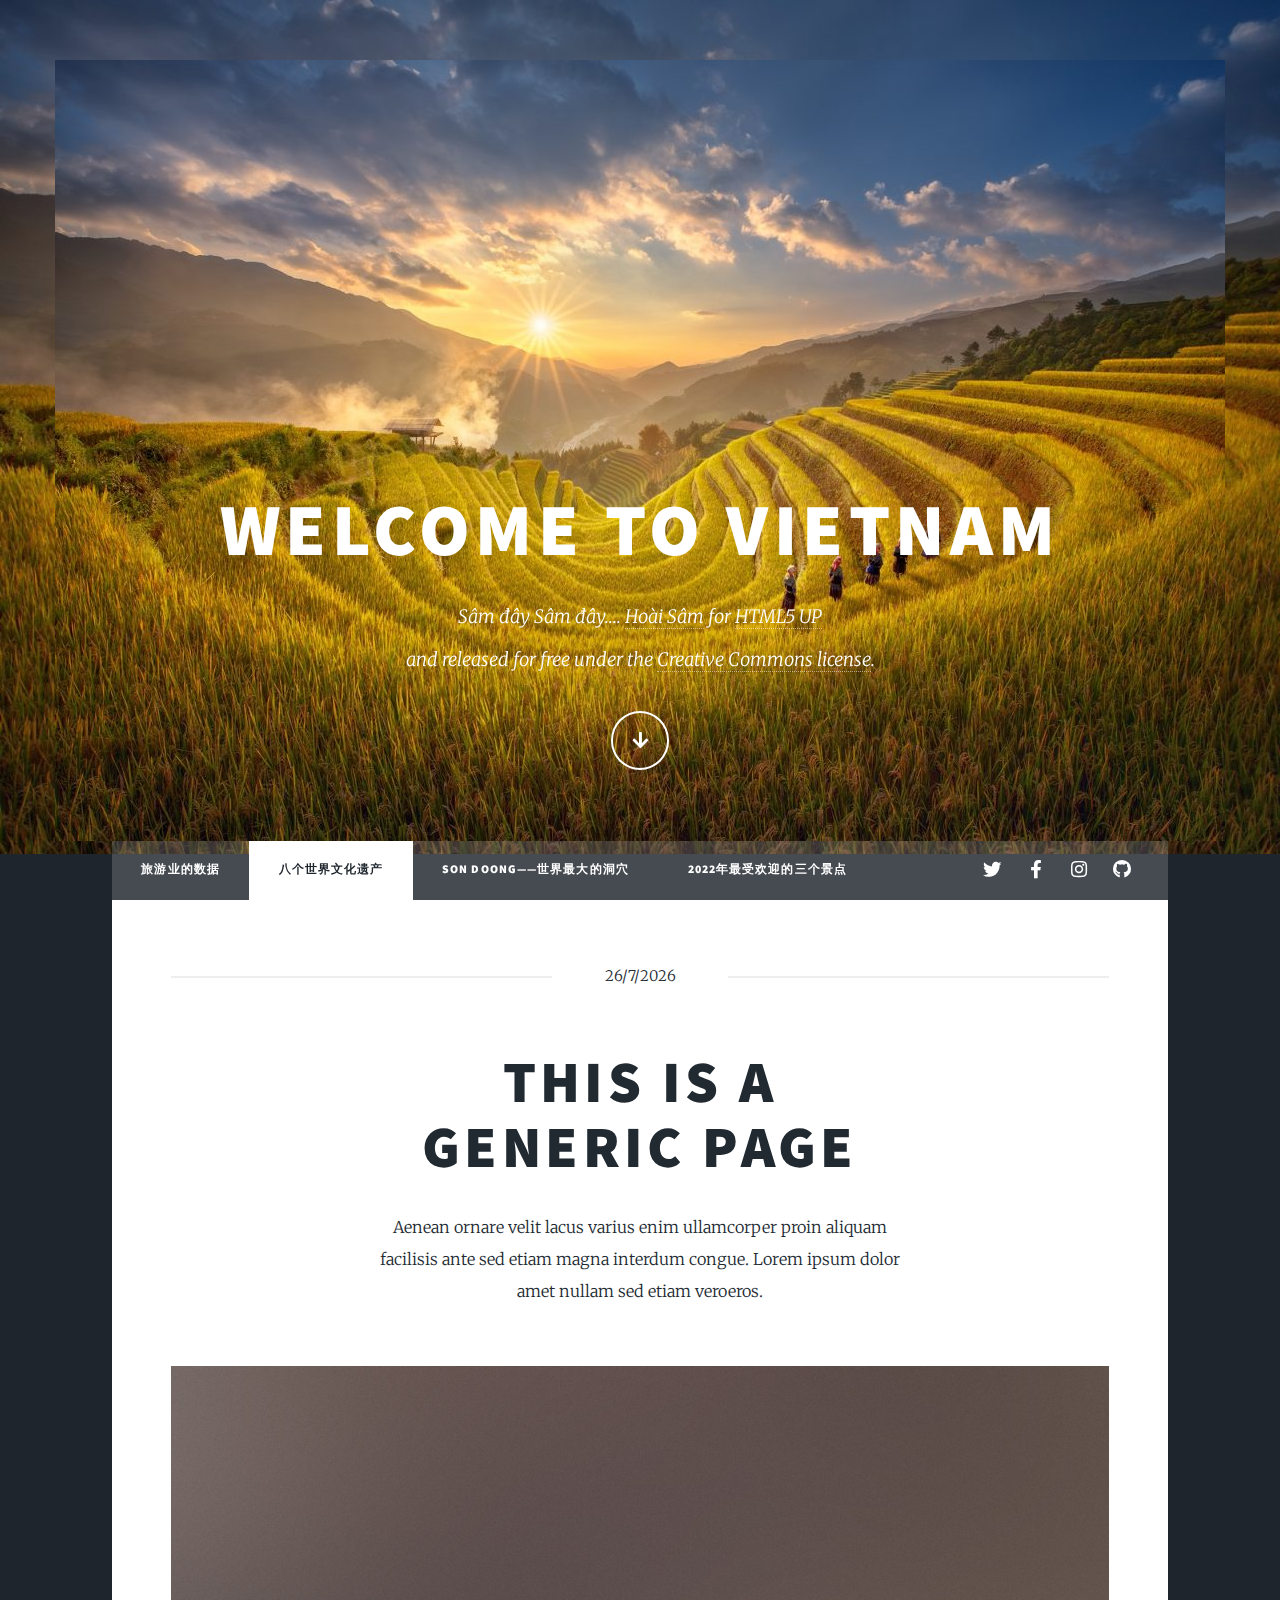
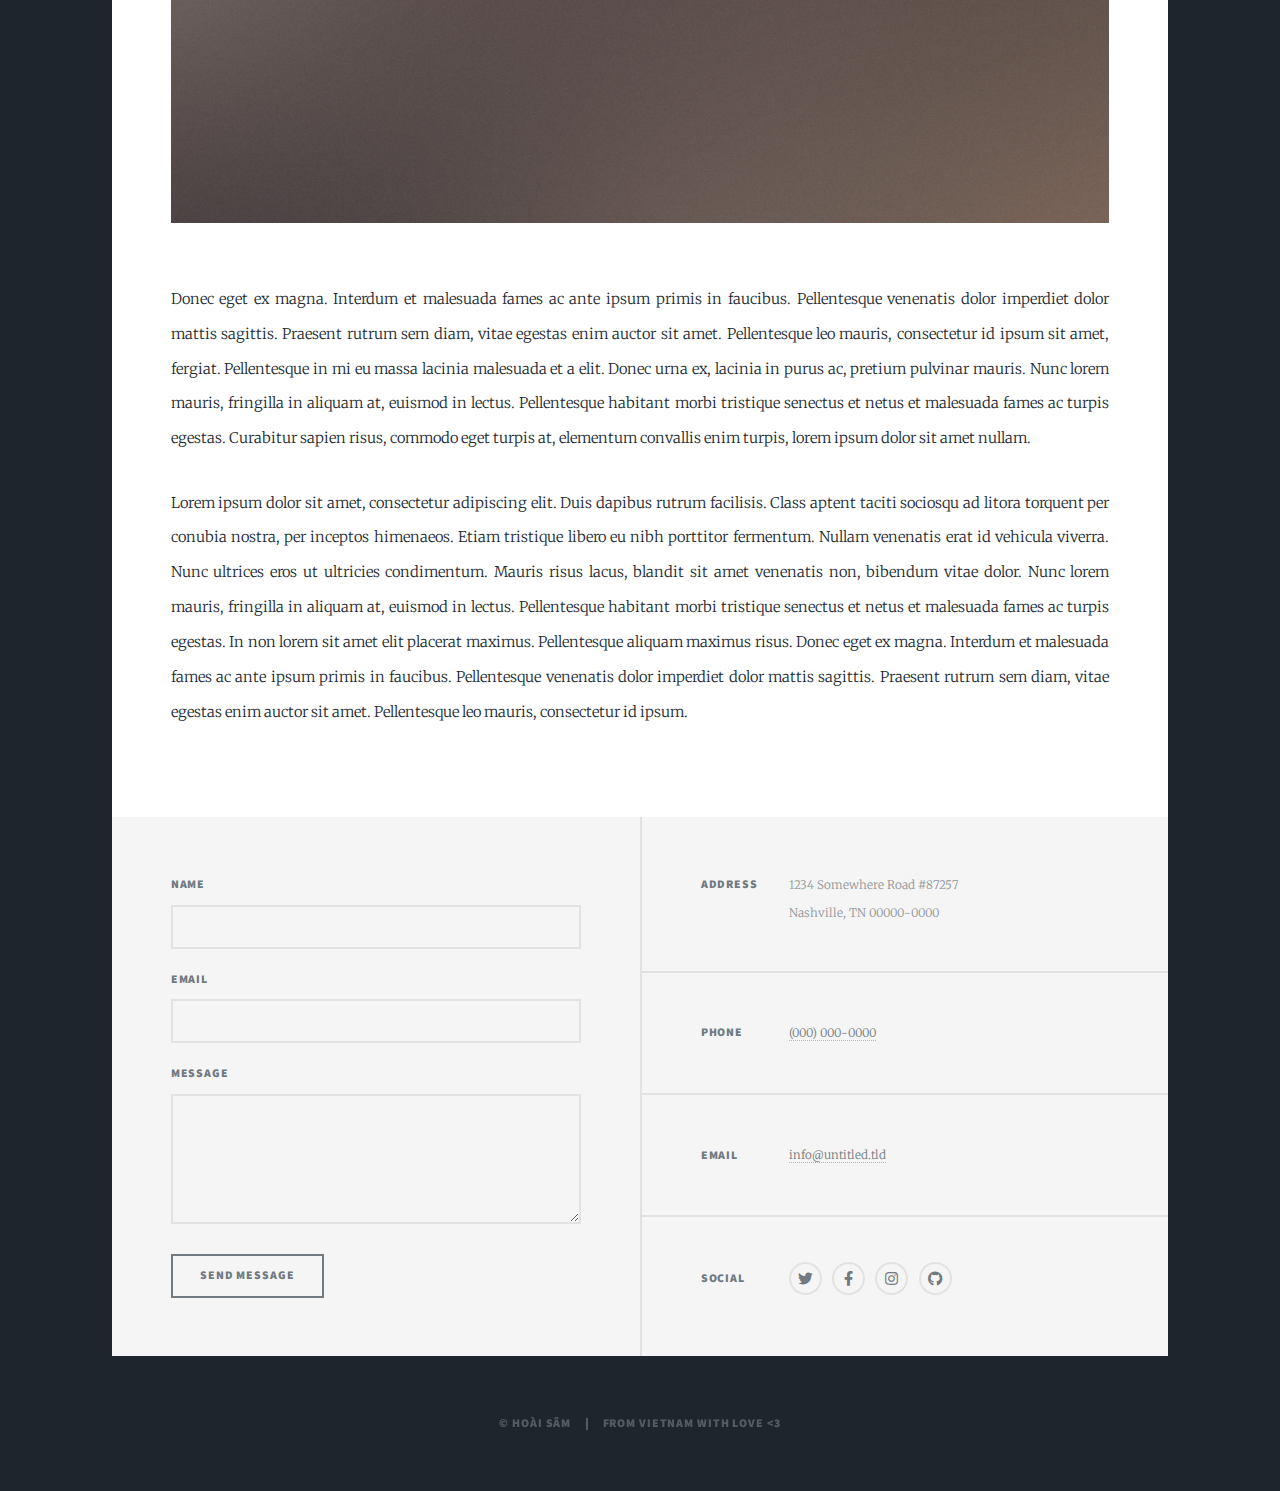
<file: generic.html>
<!DOCTYPE HTML>
<!--
	Massively by HTML5 UP
	html5up.net | @ajlkn
	Free for personal and commercial use under the CCA 3.0 license (html5up.net/license)
-->
<html>
	<head>
		<title>VIETNAM TRAVEL</title>
		<meta charset="utf-8" />
		<meta name="viewport" content="width=device-width, initial-scale=1, user-scalable=no" />
		<link rel="stylesheet" href="assets/css/main.css" />
		<noscript><link rel="stylesheet" href="assets/css/noscript.css" /></noscript>
	</head>
	<body class="is-preload">

		<!-- Wrapper -->
			<div id="wrapper" class="fade-in">

				<!-- Intro -->
					<div id="intro">
						<h1>WELCOME TO VIETNAM</h1>
						<p>Sâm đây Sâm đây.... <a href="https://www.facebook.com/hoai.sam.58">Hoài Sâm</a> for <a href="https://html5up.net">HTML5 UP</a><br />
						and released for free under the <a href="https://html5up.net/license">Creative Commons license</a>.</p>
						<ul class="actions">
							<li><a href="#header" class="button icon solid solo fa-arrow-down scrolly">Continue</a></li>
						</ul>
					</div>
					
				<!-- Header -->
					<header id="header">
						<a href="index.html" class="logo">VIETNAM TRAVEL</a>
					</header>

				<!-- Nav -->
					<nav id="nav">
						<ul class="links">
							<li ><a href="index.html">旅游业的数据</a></li>
							<li class="active"><a href="generic.html">八个世界文化遗产</a></li>
							<li><a href="elements.html">Son Doong——世界最大的洞穴</a></li>
							<li><a href="generic.html">2022年最受欢迎的三个景点</a></li>
						</ul>
						<ul class="icons">
							<li><a href="#" class="icon brands fa-twitter"><span class="label">Twitter</span></a></li>
							<li><a href="#" class="icon brands fa-facebook-f"><span class="label">Facebook</span></a></li>
							<li><a href="#" class="icon brands fa-instagram"><span class="label">Instagram</span></a></li>
							<li><a href="https://github.com/hoaisam97" class="icon brands fa-github"><span class="label">GitHub</span></a></li>
						</ul>
					</nav>

				<!-- Main -->
					<div id="main">

						<!-- Post -->
							<section class="post">
								<header class="major">
									<span class="date"><div id="current-time"></div>
									<script>
									    var curDate = new Date();

									    // Ngày hiện tại
									    var curDay = curDate.getDate();

									    // Tháng hiện tại
									    var curMonth = curDate.getMonth() + 1;

									    // Năm hiện tại
									    var curYear = curDate.getFullYear();

									    // Gán vào thẻ HTML
									    document.getElementById('current-time').innerHTML = curDay + "/" + curMonth + "/" + curYear;
									</script></span>
									<h1>This is a<br />
									Generic Page</h1>
									<p>Aenean ornare velit lacus varius enim ullamcorper proin aliquam<br />
									facilisis ante sed etiam magna interdum congue. Lorem ipsum dolor<br />
									amet nullam sed etiam veroeros.</p>
								</header>
								<div class="image main"><img src="images/pic01.jpg" alt="" /></div>
								<p>Donec eget ex magna. Interdum et malesuada fames ac ante ipsum primis in faucibus. Pellentesque venenatis dolor imperdiet dolor mattis sagittis. Praesent rutrum sem diam, vitae egestas enim auctor sit amet. Pellentesque leo mauris, consectetur id ipsum sit amet, fergiat. Pellentesque in mi eu massa lacinia malesuada et a elit. Donec urna ex, lacinia in purus ac, pretium pulvinar mauris. Nunc lorem mauris, fringilla in aliquam at, euismod in lectus. Pellentesque habitant morbi tristique senectus et netus et malesuada fames ac turpis egestas. Curabitur sapien risus, commodo eget turpis at, elementum convallis enim turpis, lorem ipsum dolor sit amet nullam.</p>
								<p>Lorem ipsum dolor sit amet, consectetur adipiscing elit. Duis dapibus rutrum facilisis. Class aptent taciti sociosqu ad litora torquent per conubia nostra, per inceptos himenaeos. Etiam tristique libero eu nibh porttitor fermentum. Nullam venenatis erat id vehicula viverra. Nunc ultrices eros ut ultricies condimentum. Mauris risus lacus, blandit sit amet venenatis non, bibendum vitae dolor. Nunc lorem mauris, fringilla in aliquam at, euismod in lectus. Pellentesque habitant morbi tristique senectus et netus et malesuada fames ac turpis egestas. In non lorem sit amet elit placerat maximus. Pellentesque aliquam maximus risus. Donec eget ex magna. Interdum et malesuada fames ac ante ipsum primis in faucibus. Pellentesque venenatis dolor imperdiet dolor mattis sagittis. Praesent rutrum sem diam, vitae egestas enim auctor sit amet. Pellentesque leo mauris, consectetur id ipsum.</p>
							</section>

					</div>

				<!-- Footer -->
					<footer id="footer">
						<section>
							<form method="post" action="#">
								<div class="fields">
									<div class="field">
										<label for="name">Name</label>
										<input type="text" name="name" id="name" />
									</div>
									<div class="field">
										<label for="email">Email</label>
										<input type="text" name="email" id="email" />
									</div>
									<div class="field">
										<label for="message">Message</label>
										<textarea name="message" id="message" rows="3"></textarea>
									</div>
								</div>
								<ul class="actions">
									<li><input type="submit" value="Send Message" /></li>
								</ul>
							</form>
						</section>
						<section class="split contact">
							<section class="alt">
								<h3>Address</h3>
								<p>1234 Somewhere Road #87257<br />
								Nashville, TN 00000-0000</p>
							</section>
							<section>
								<h3>Phone</h3>
								<p><a href="#">(000) 000-0000</a></p>
							</section>
							<section>
								<h3>Email</h3>
								<p><a href="#">info@untitled.tld</a></p>
							</section>
							<section>
								<h3>Social</h3>
								<ul class="icons alt">
									<li><a href="#" class="icon brands alt fa-twitter"><span class="label">Twitter</span></a></li>
									<li><a href="#" class="icon brands alt fa-facebook-f"><span class="label">Facebook</span></a></li>
									<li><a href="#" class="icon brands alt fa-instagram"><span class="label">Instagram</span></a></li>
									<li><a href="#" class="icon brands alt fa-github"><span class="label">GitHub</span></a></li>
								</ul>
							</section>
						</section>
					</footer>

				<!-- Copyright -->
					<div id="copyright">
						<ul><li>&copy; Hoài Sâm</li><li>From VietNam With Love <3</li></ul>
					</div>

			</div>

		<!-- Scripts -->
			<script src="assets/js/jquery.min.js"></script>
			<script src="assets/js/jquery.scrollex.min.js"></script>
			<script src="assets/js/jquery.scrolly.min.js"></script>
			<script src="assets/js/browser.min.js"></script>
			<script src="assets/js/breakpoints.min.js"></script>
			<script src="assets/js/util.js"></script>
			<script src="assets/js/main.js"></script>

	</body>
</html>
</file>
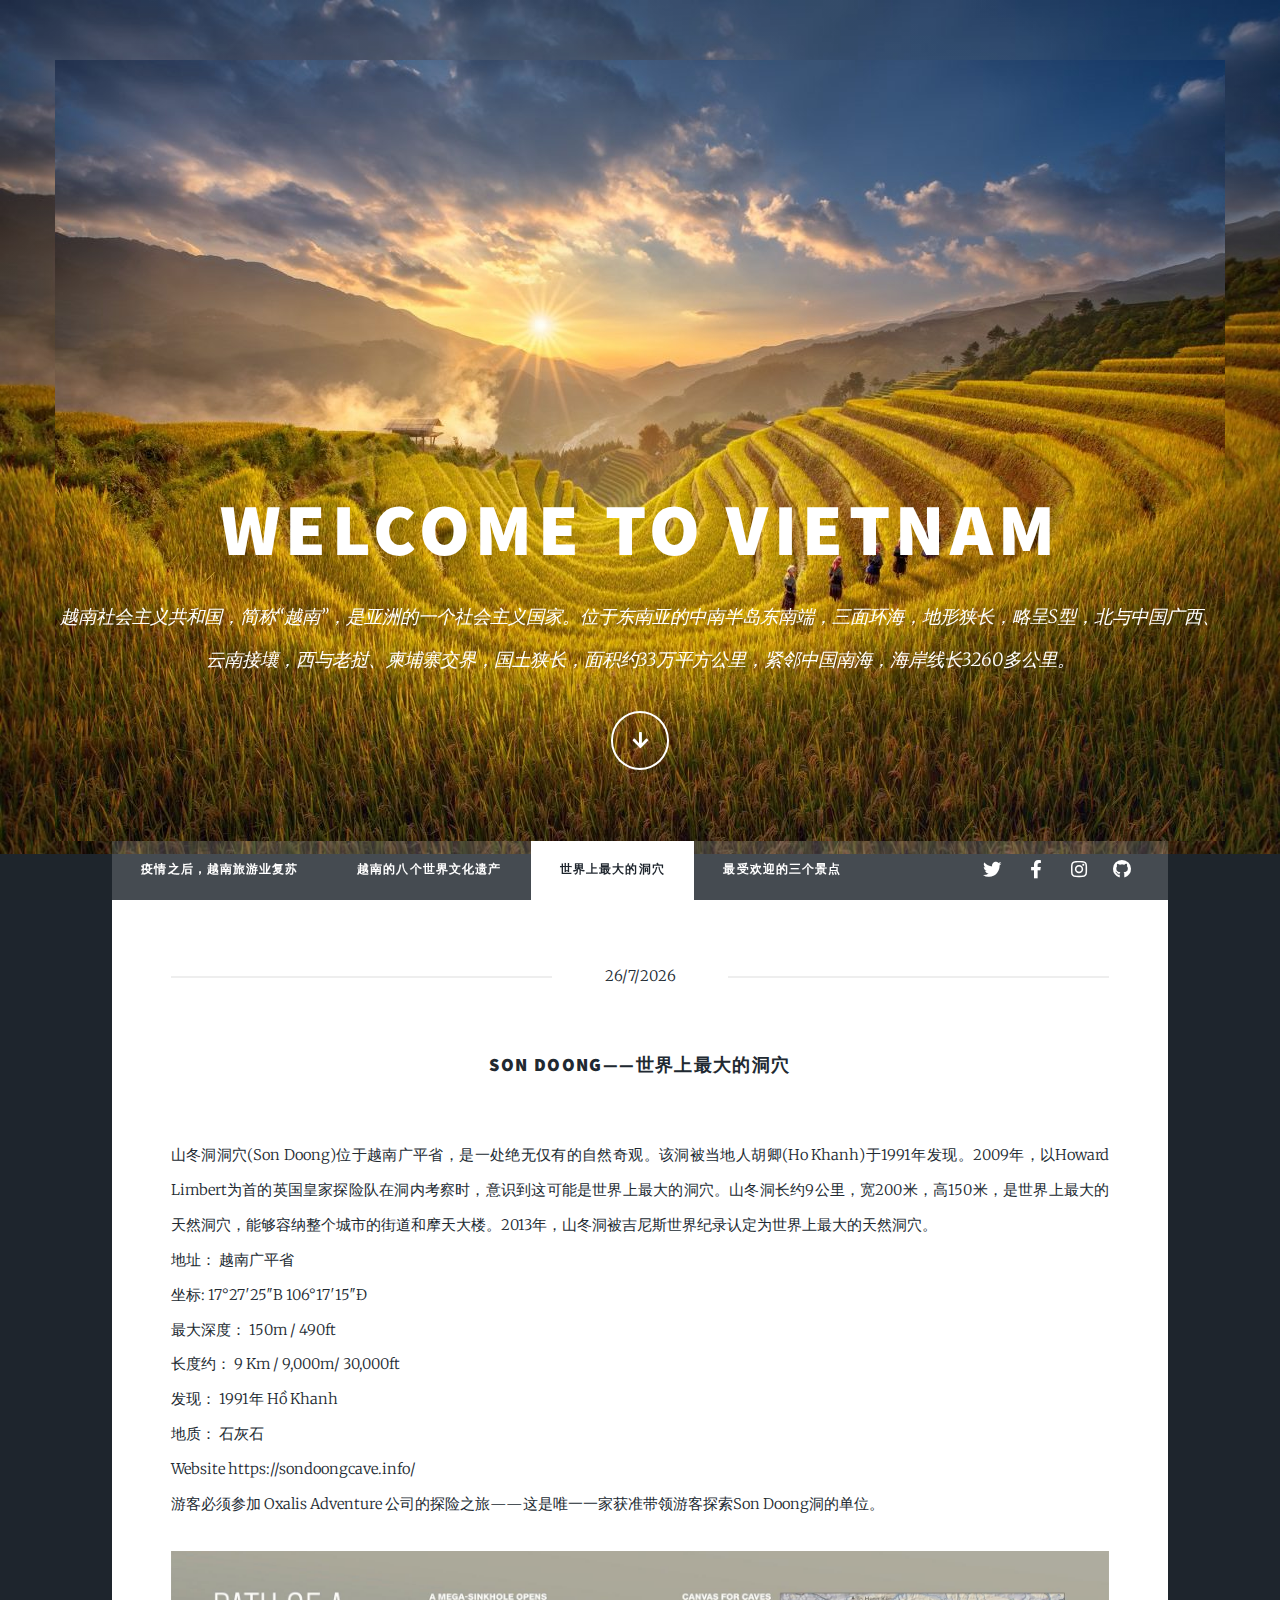
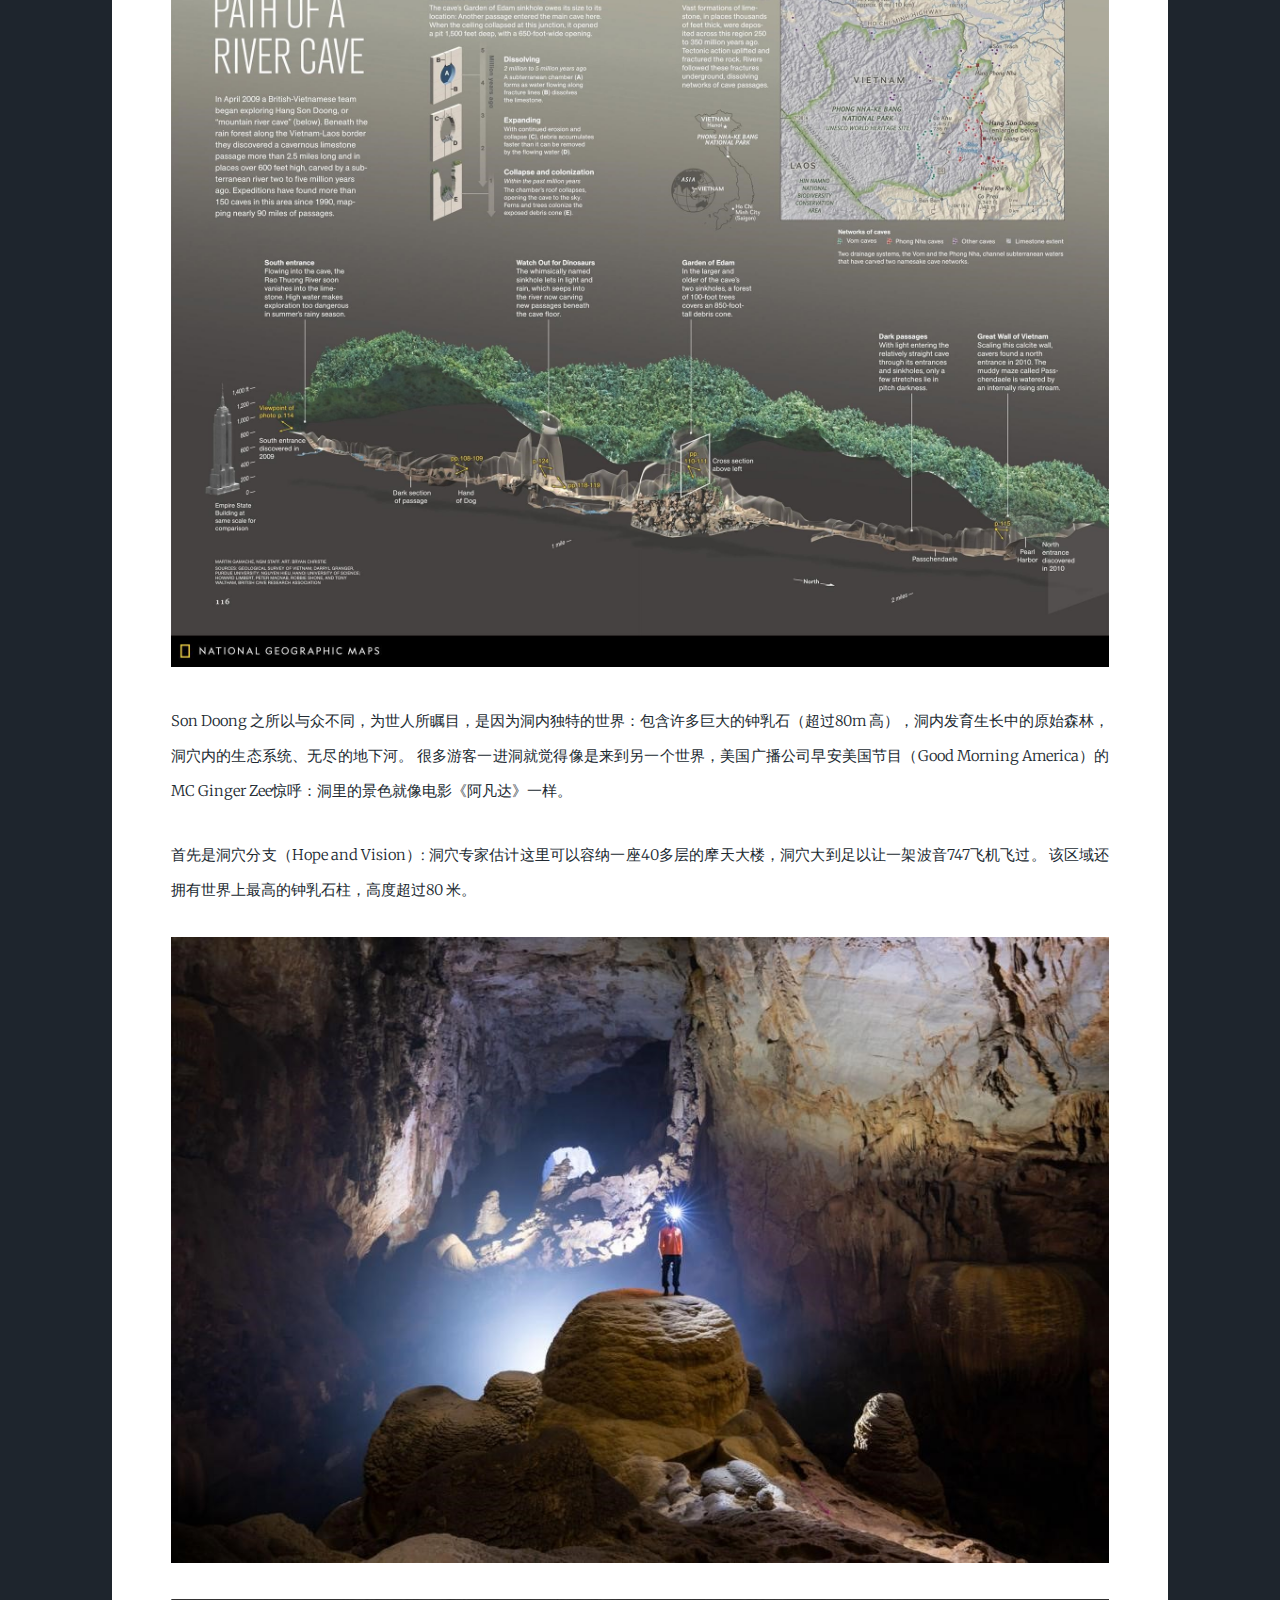
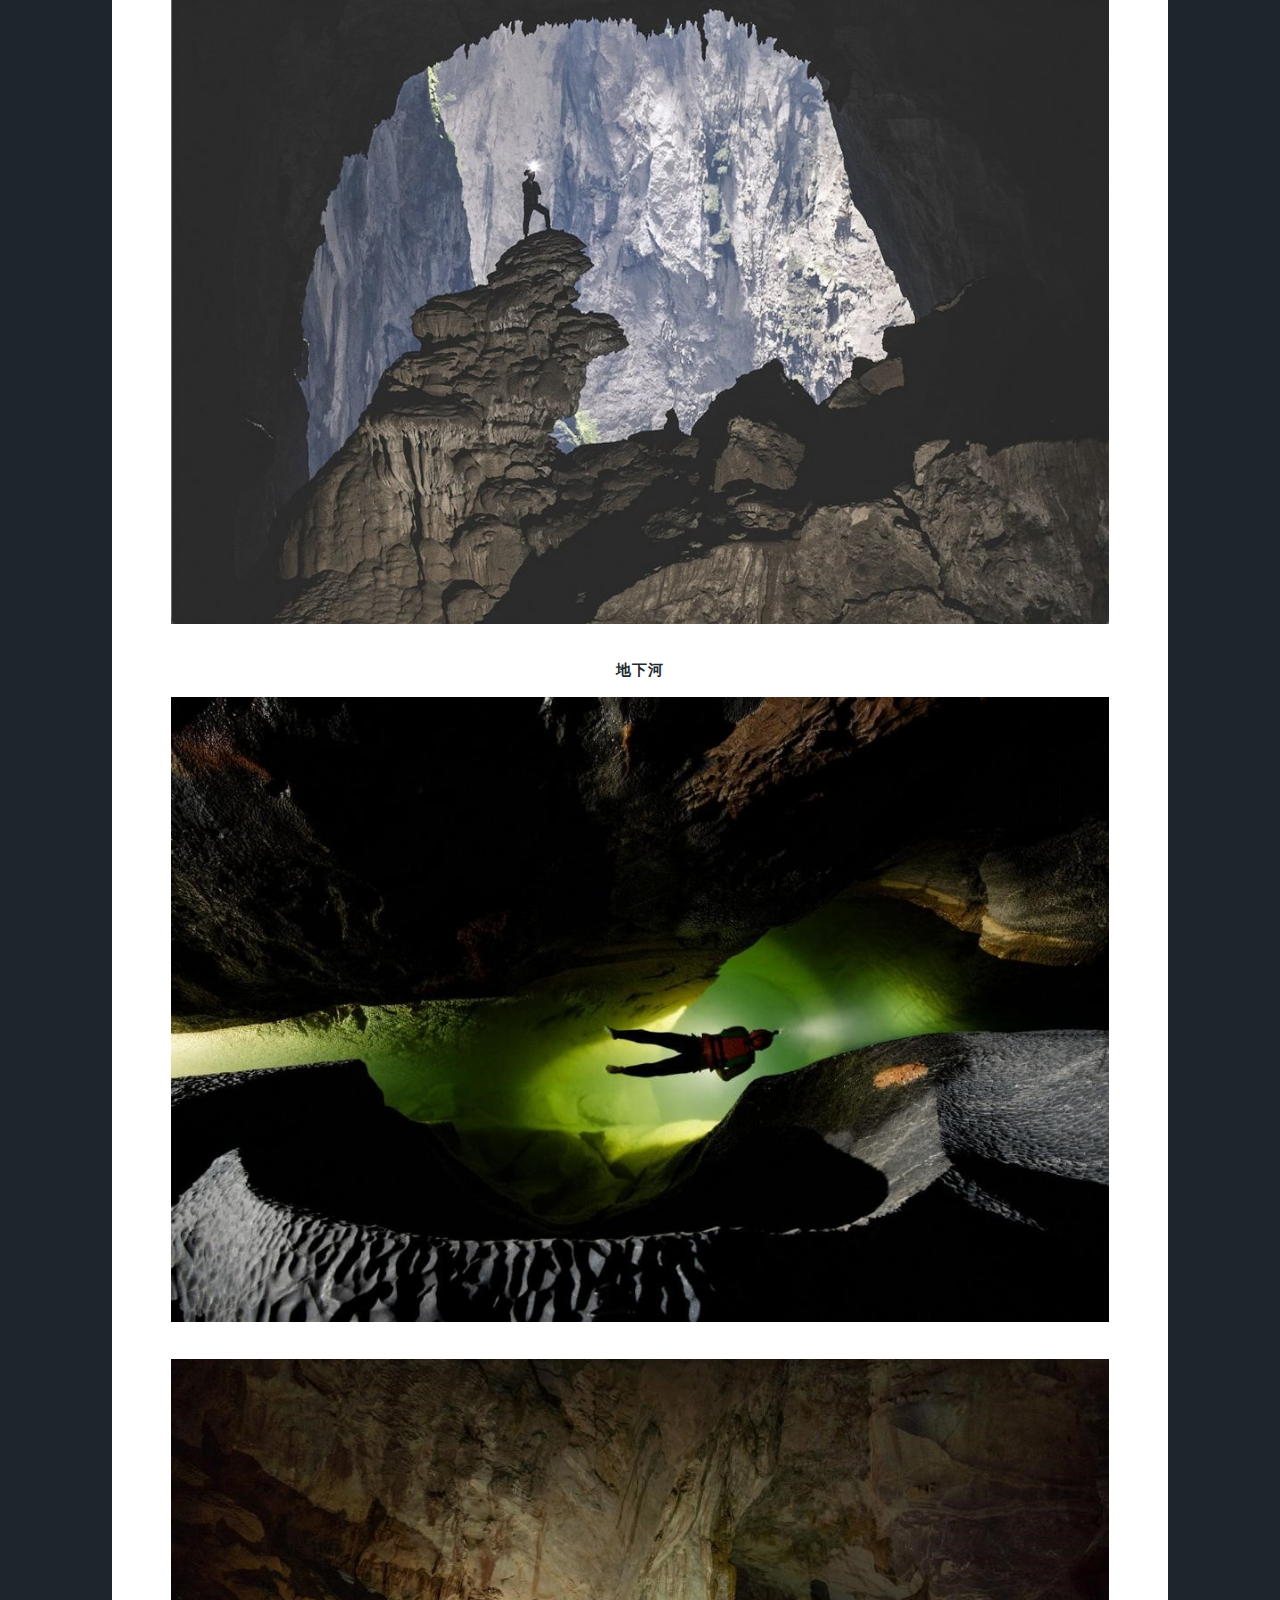
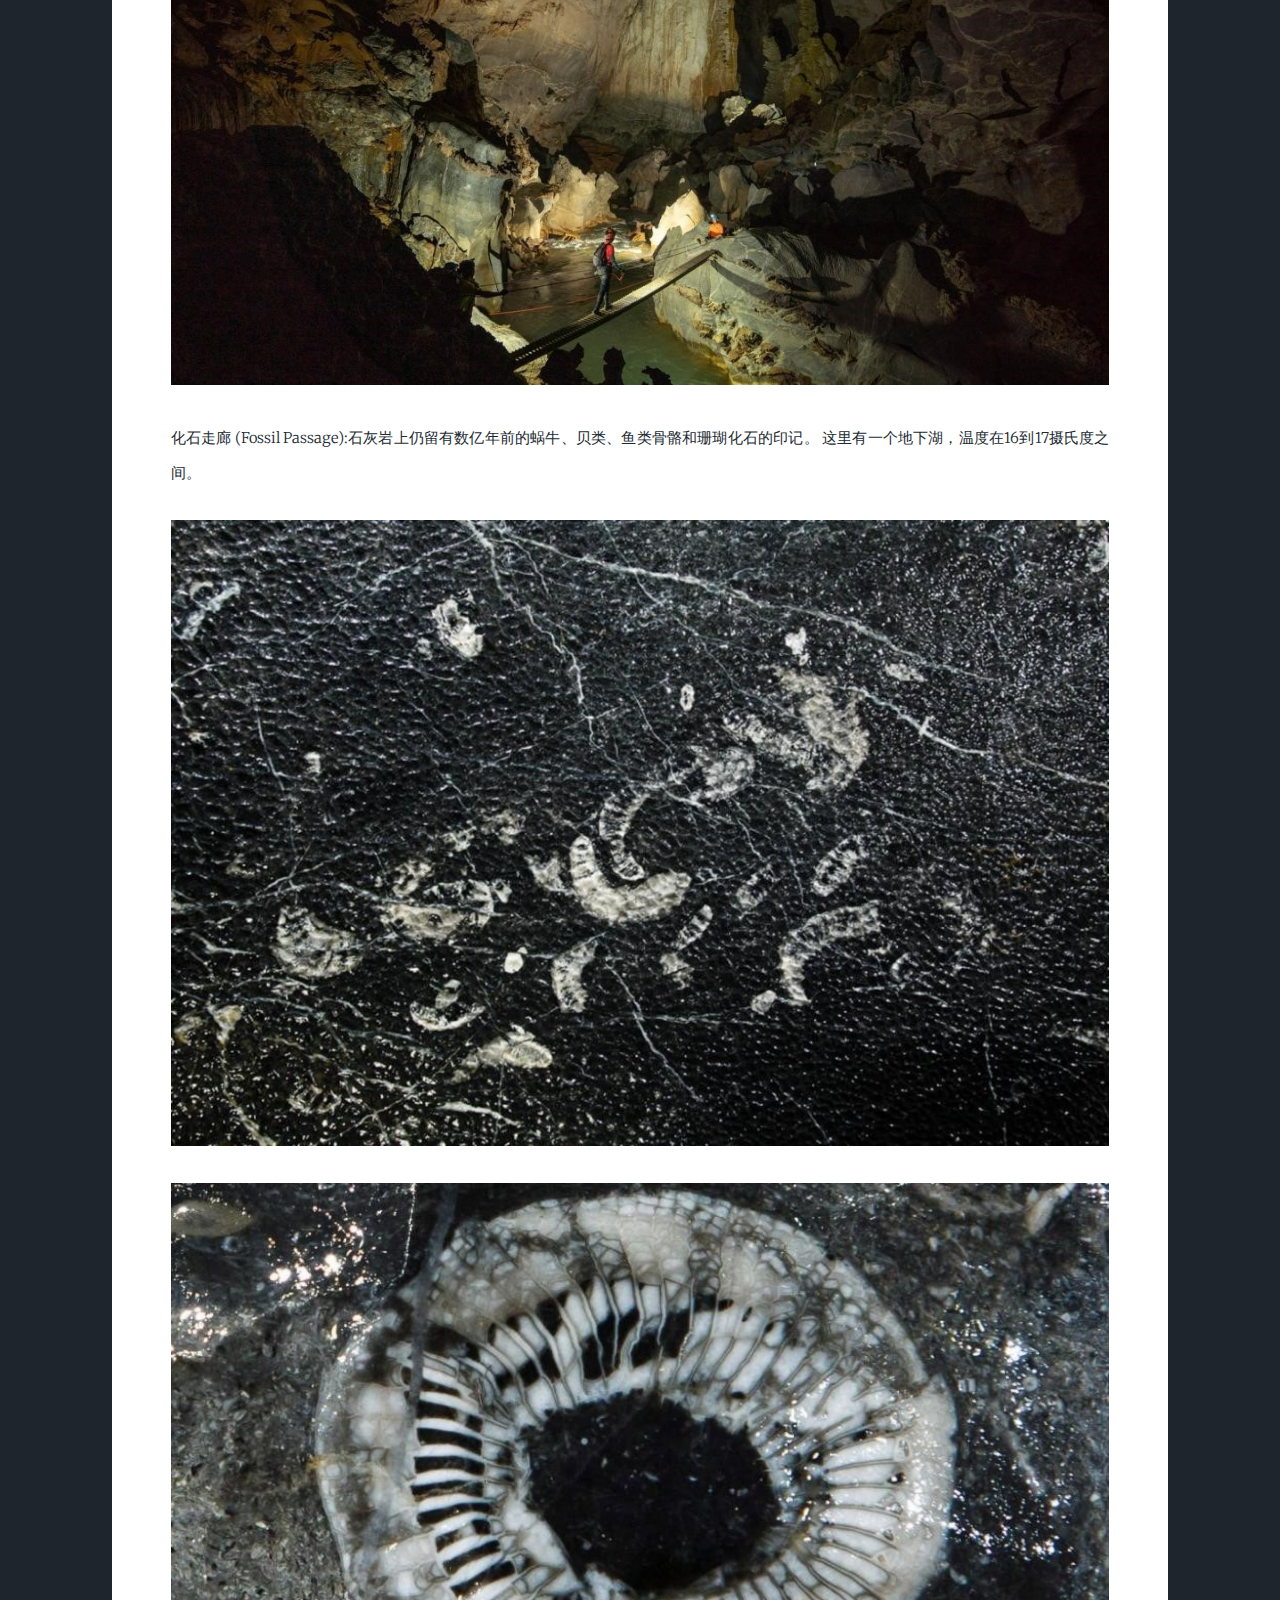
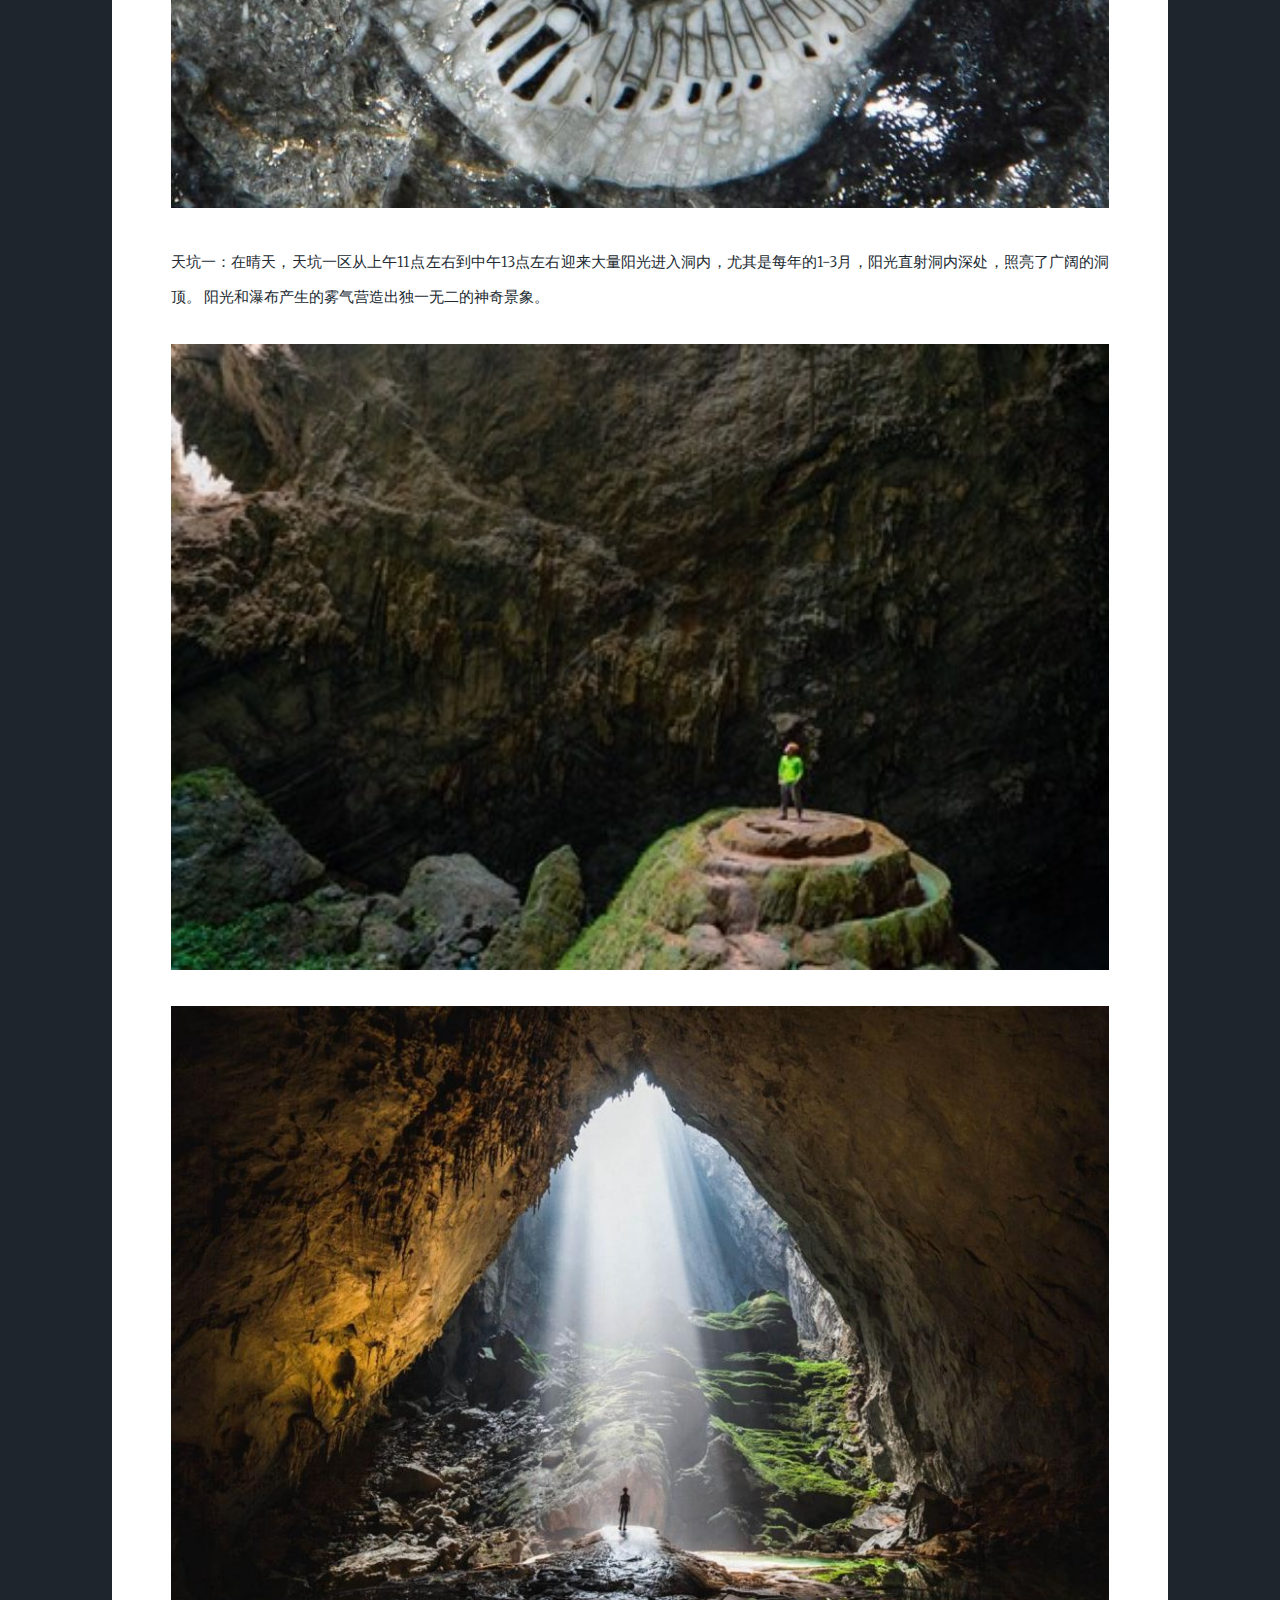
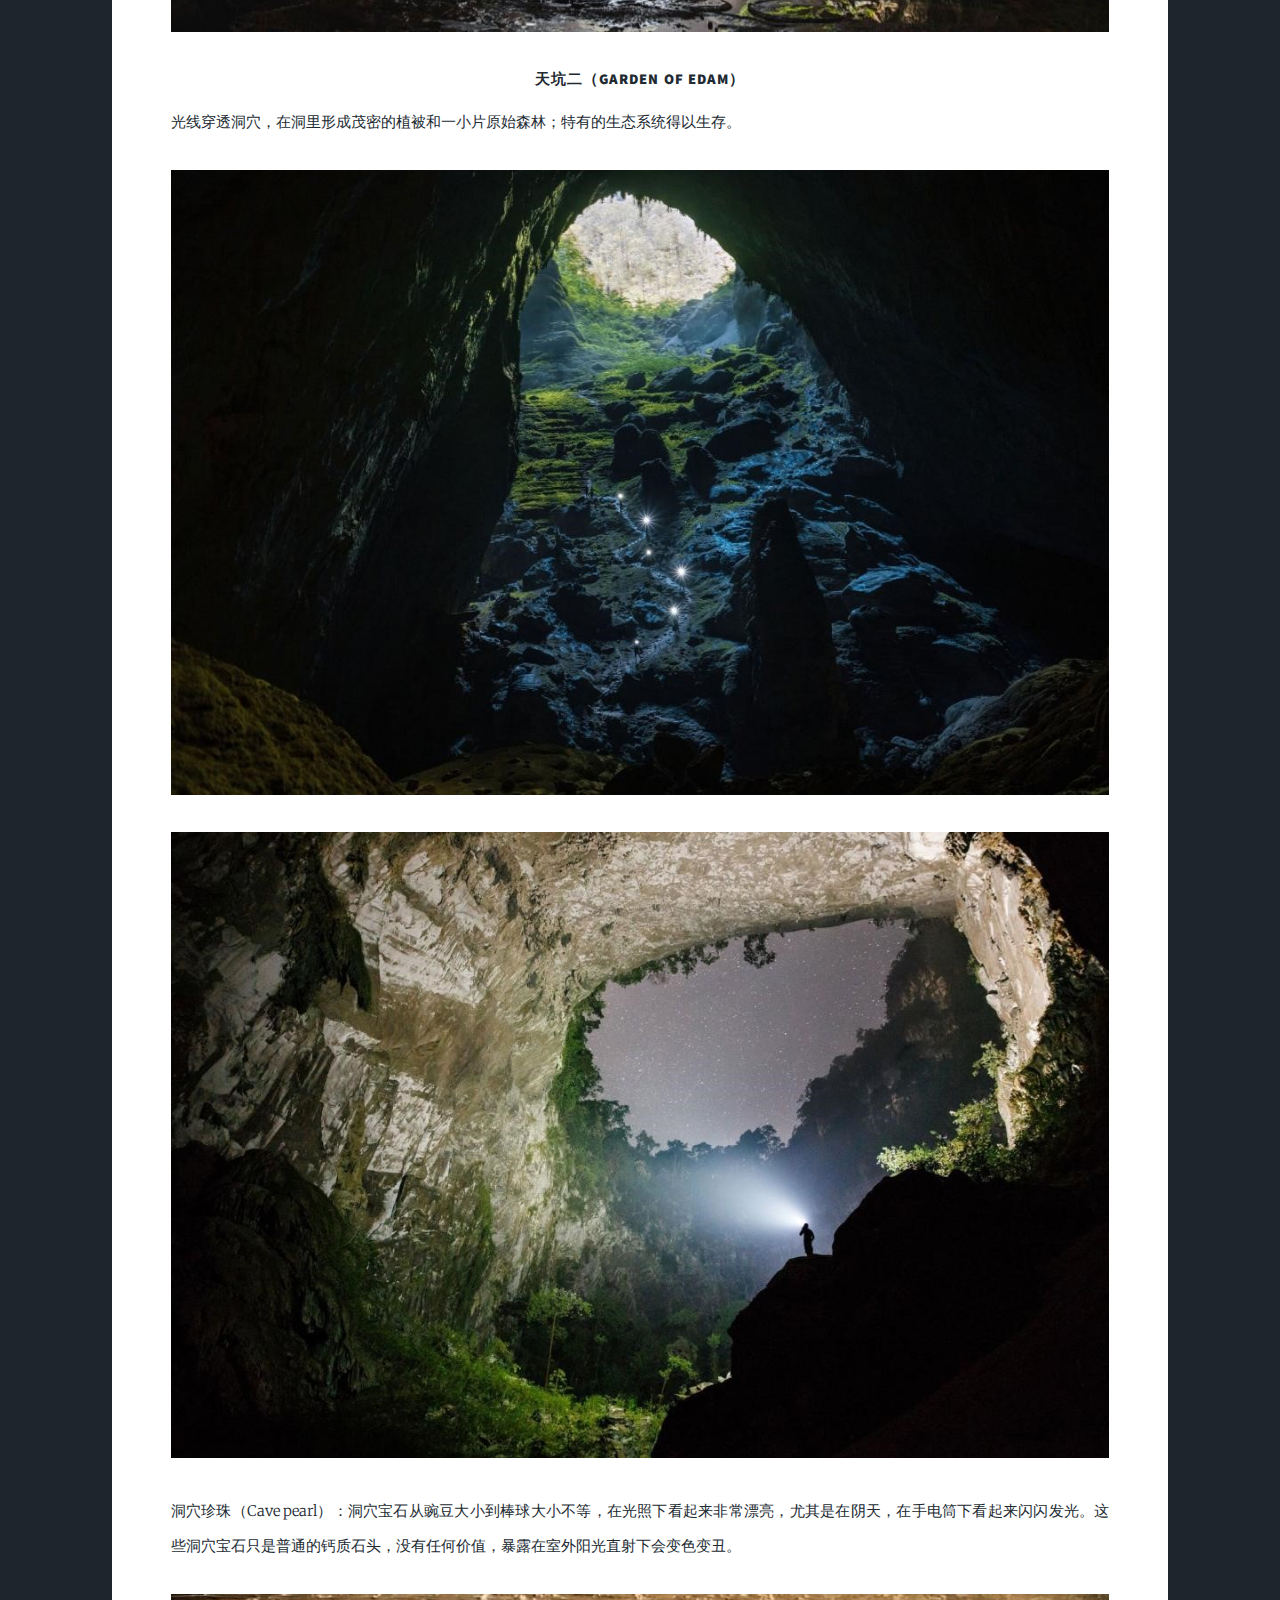
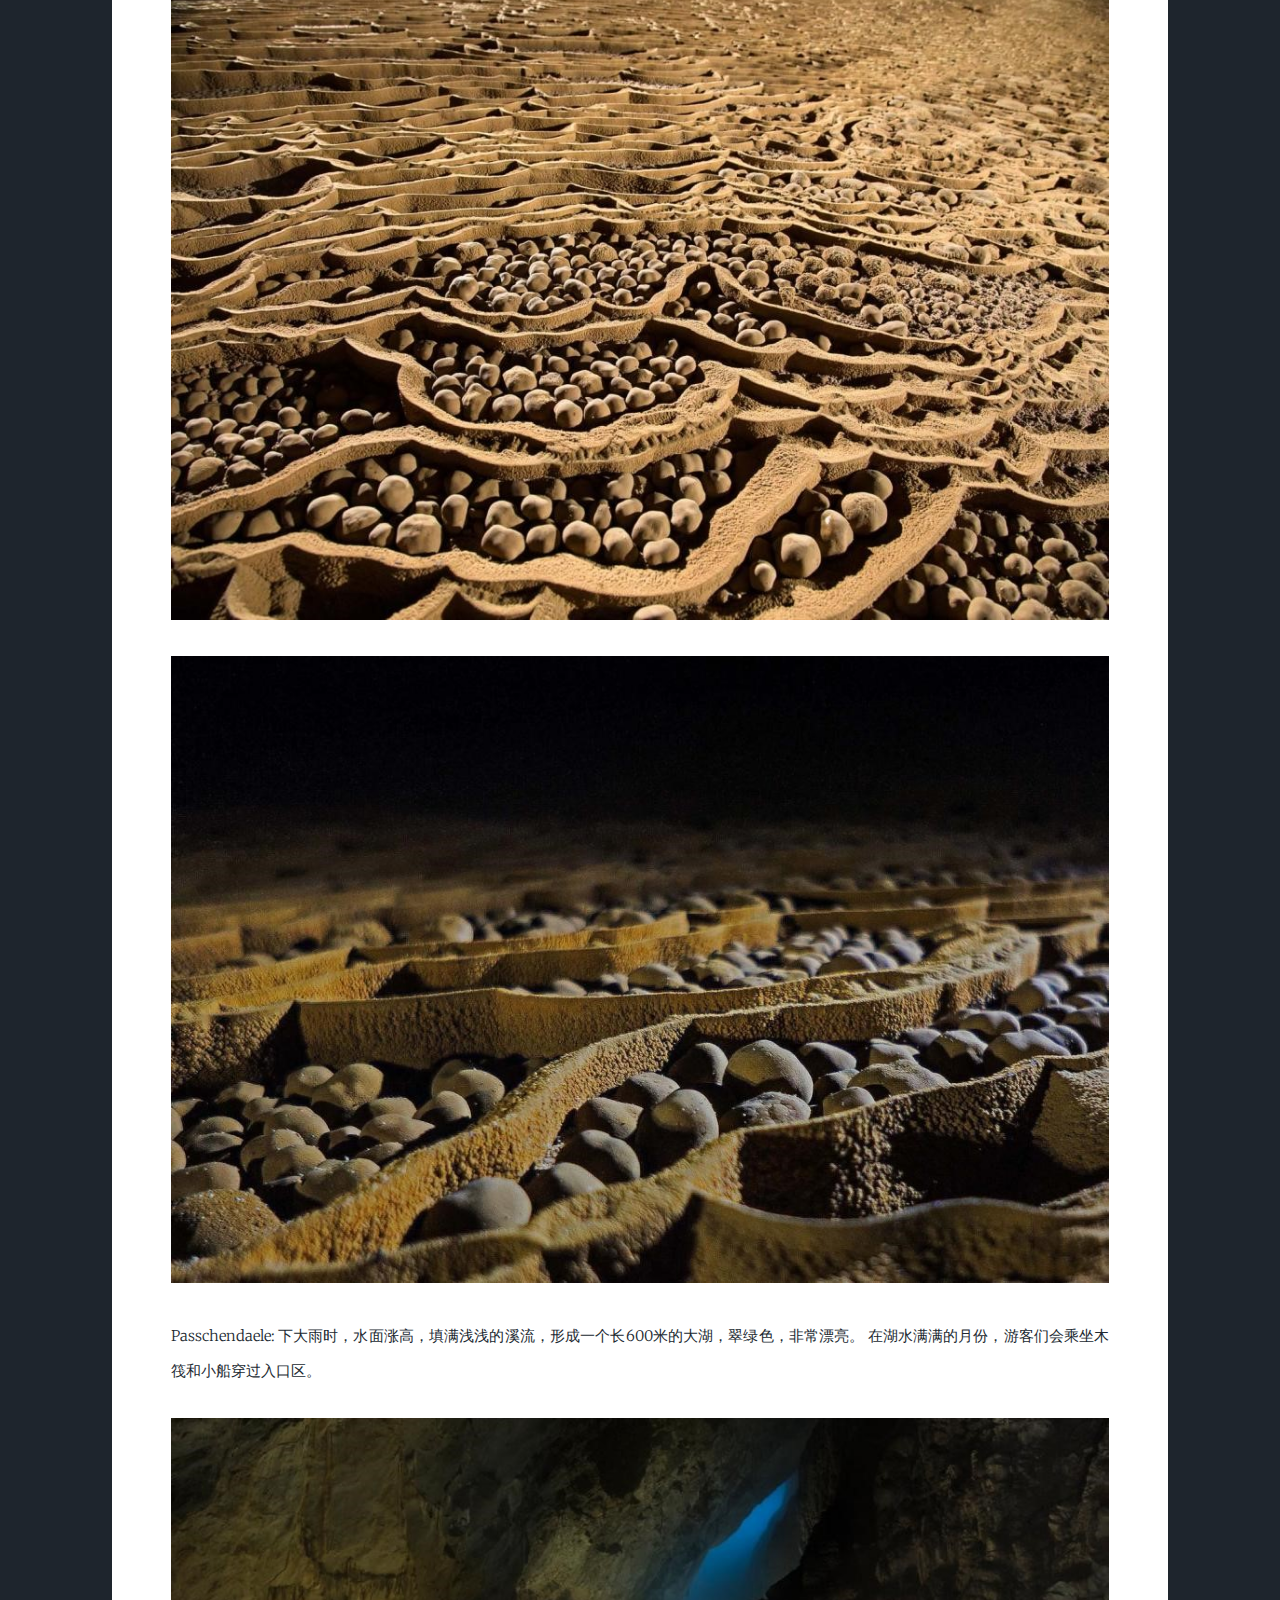
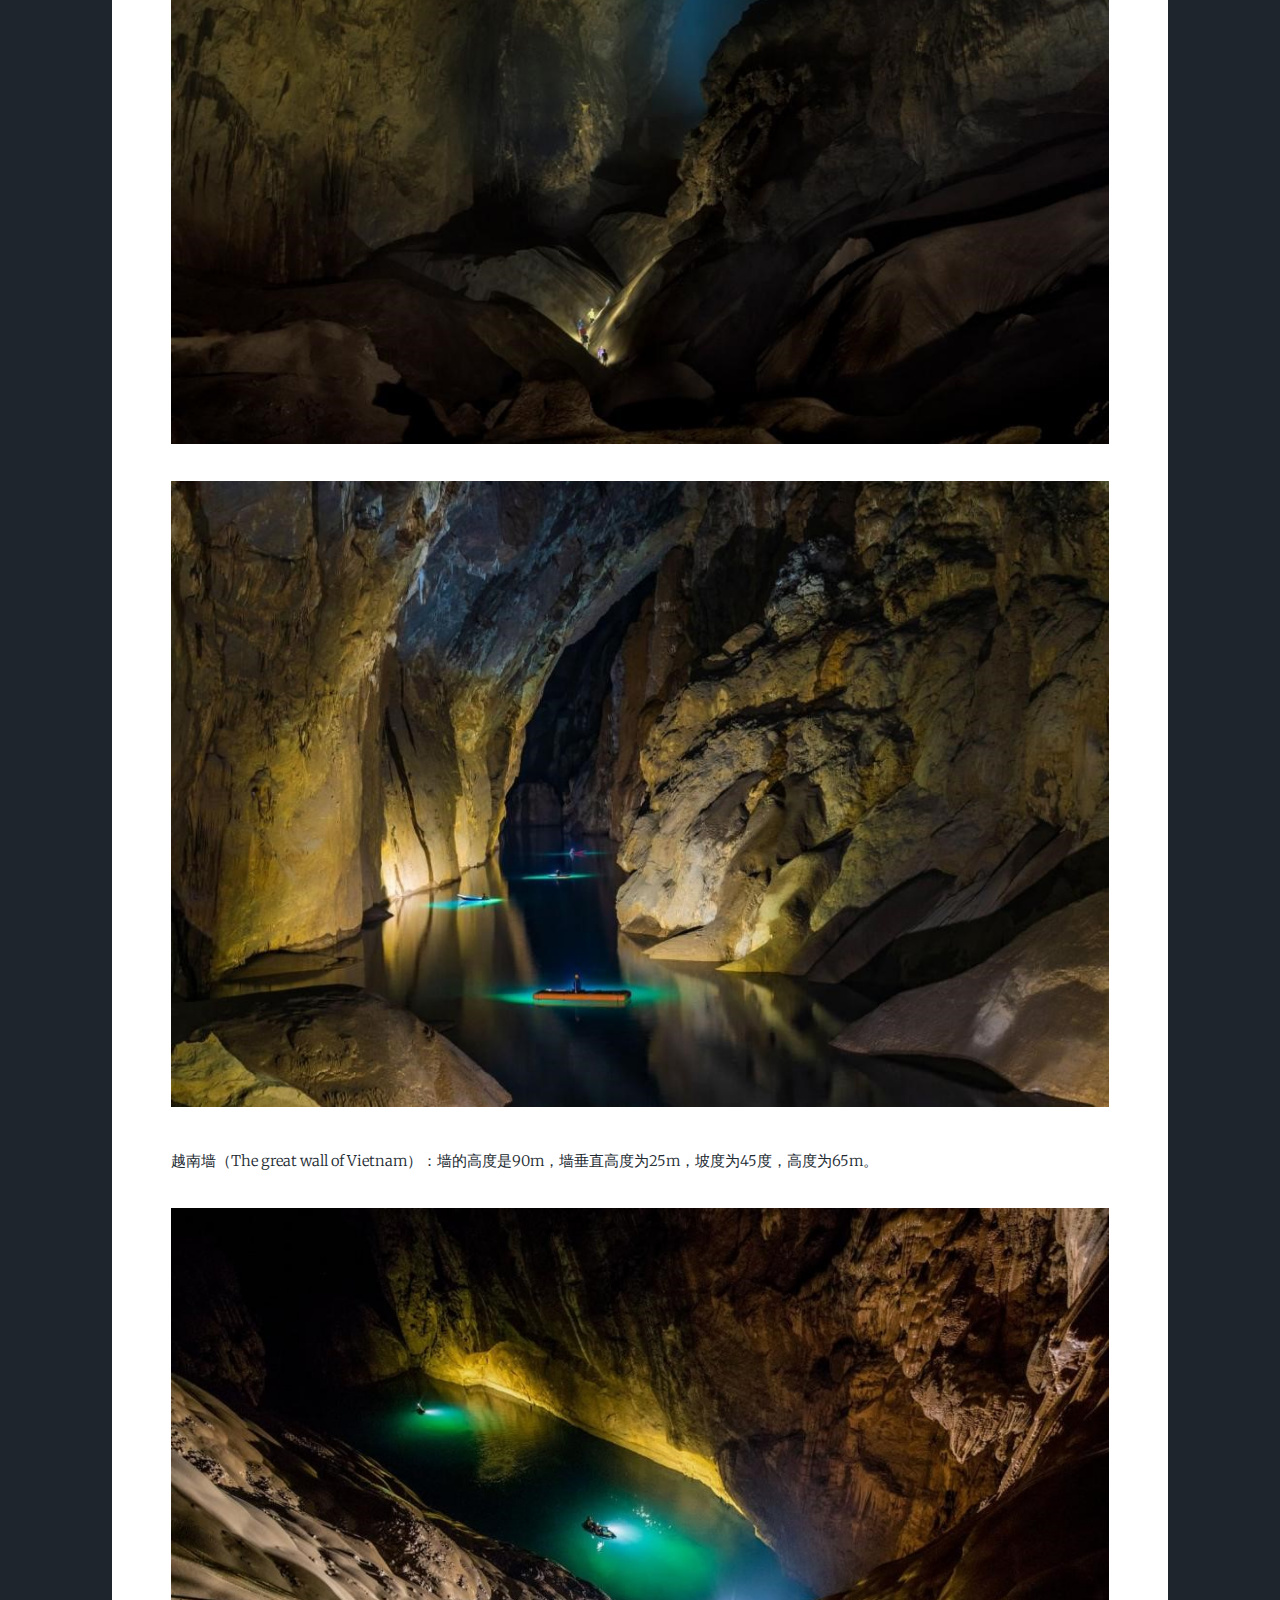
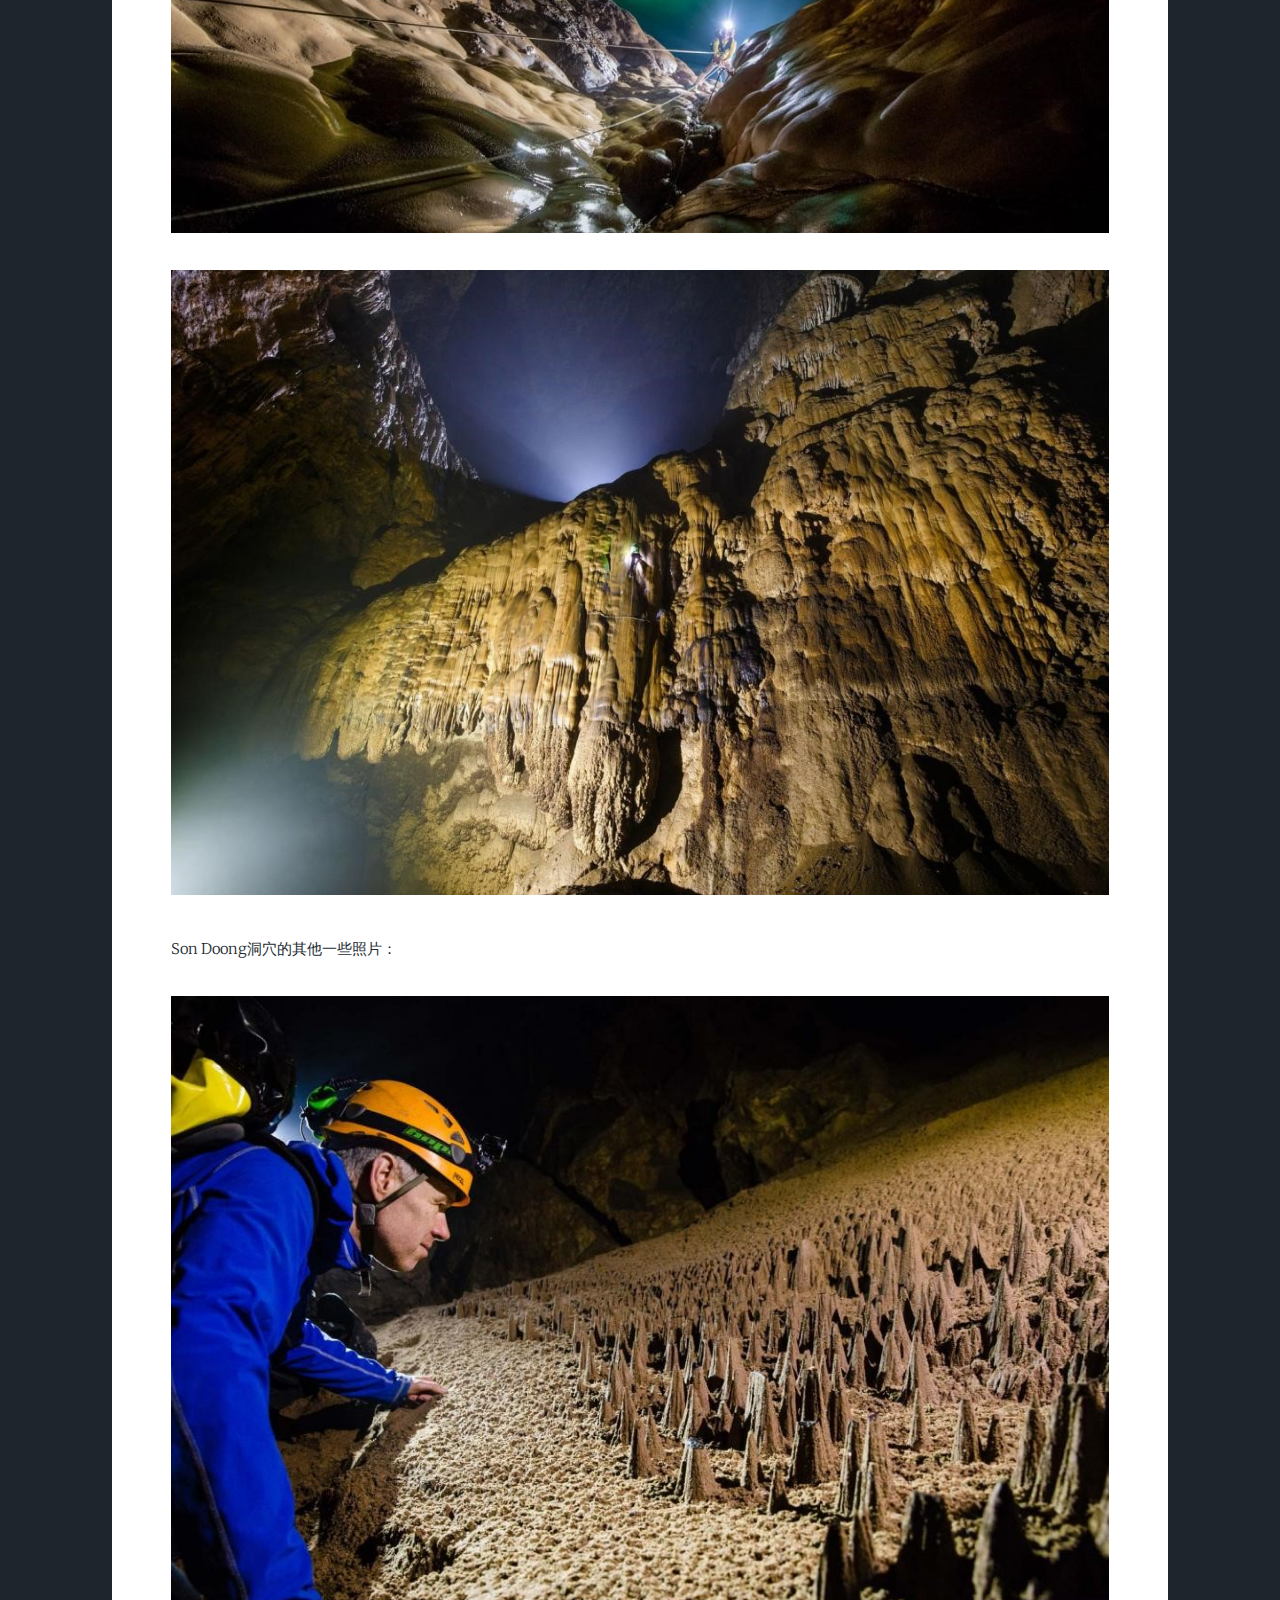
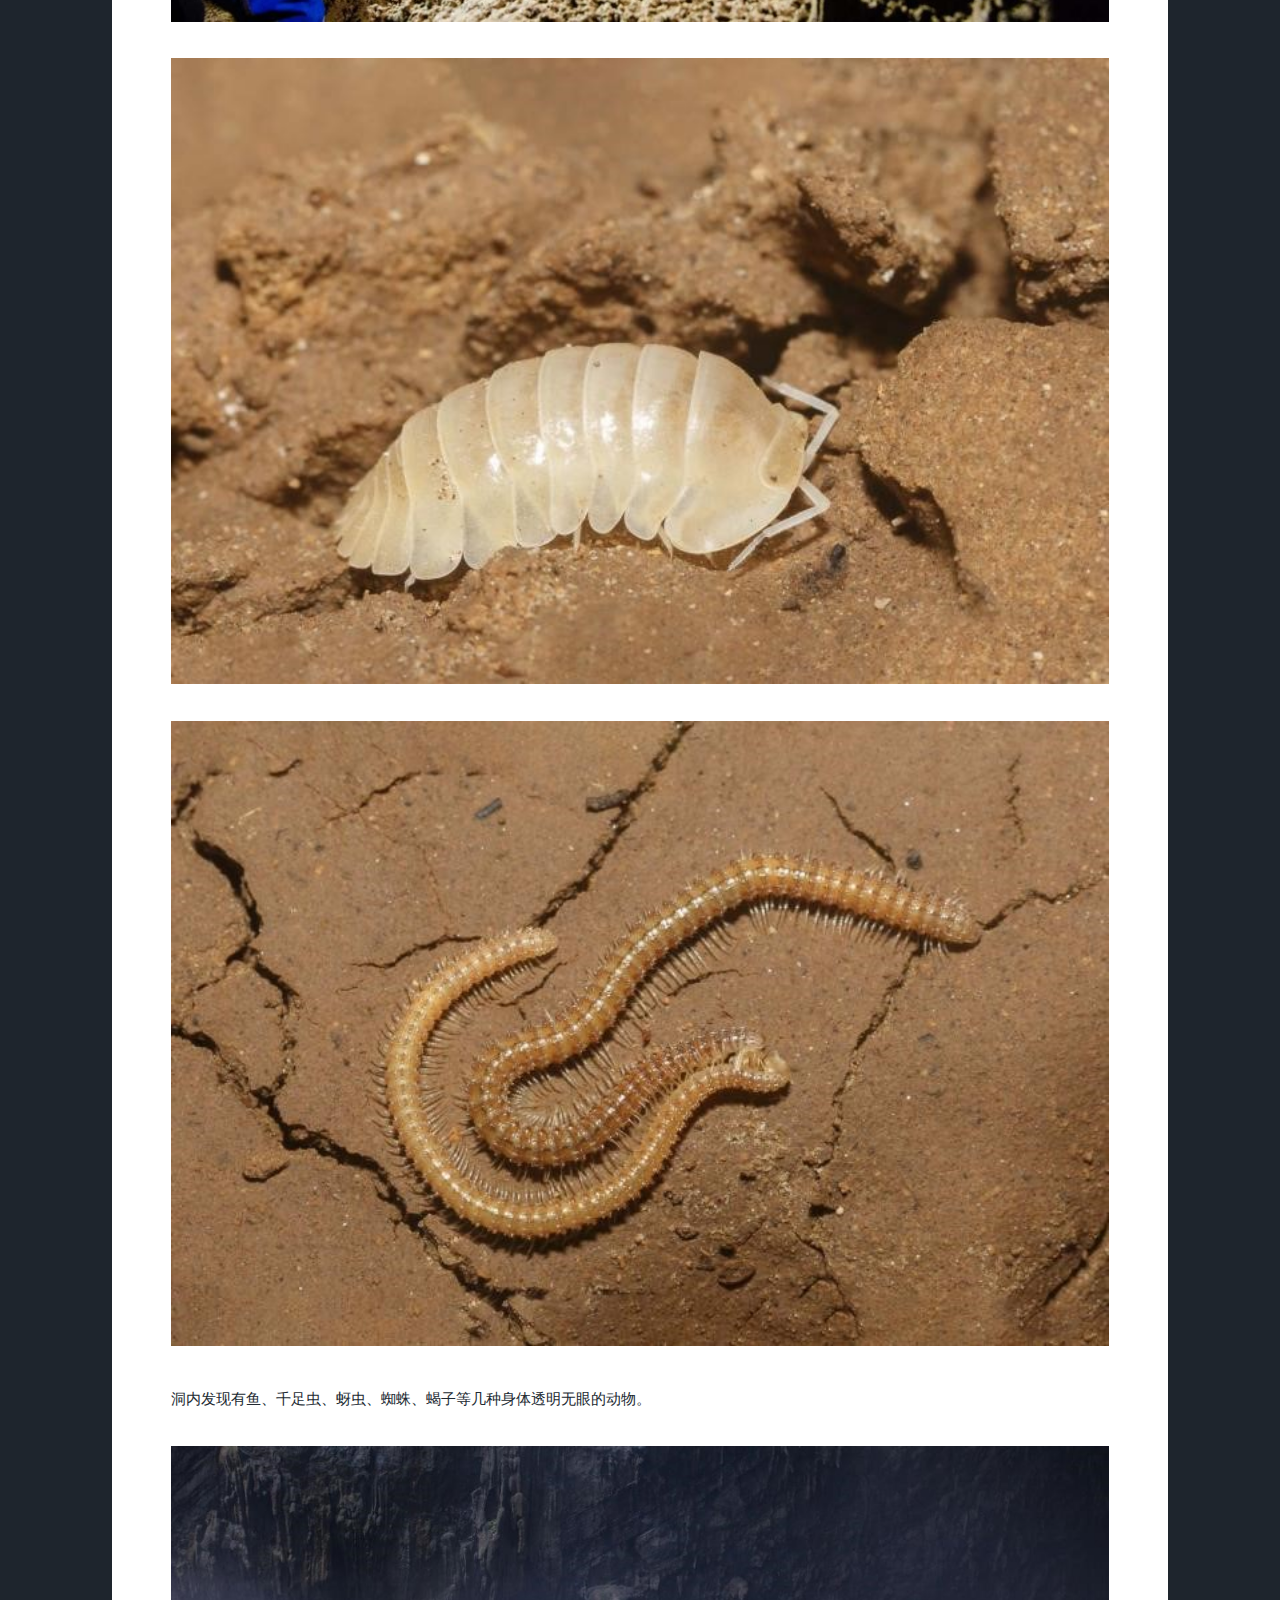
<file: sondoong.html>
<!DOCTYPE HTML>
<!--	
-->
<html>
	<head>
		<title>VIETNAM TRAVEL</title>
		<meta charset="utf-8" />
		<meta name="viewport" content="width=device-width, initial-scale=1, user-scalable=no" />
		<link rel="stylesheet" href="assets/css/main.css" />
		<noscript><link rel="stylesheet" href="assets/css/noscript.css" /></noscript>
	</head>
	<body class="is-preload">

		<!-- Wrapper -->
			<div id="wrapper" class="fade-in">

				<!-- Intro -->
					<div id="intro">
						<h1>WELCOME TO VIETNAM</h1>
						<p>越南社会主义共和国，简称“越南”，是亚洲的一个社会主义国家。位于东南亚的中南半岛东南端，三面环海，地形狭长，略呈S型，北与中国广西、云南接壤，西与老挝、柬埔寨交界，国土狭长，面积约33万平方公里，紧邻中国南海，海岸线长3260多公里。</p>
						<ul class="actions">
							<li><a href="#header" class="button icon solid solo fa-arrow-down scrolly">Continue</a></li>
						</ul>
					</div>
					
				<!-- Header -->
					<header id="header">
						<a href="index.html" class="logo">VIETNAM TRAVEL</a>
					</header>

				<!-- Nav -->
					<nav id="nav">
						<ul class="links">
							<li ><a href="index.html">疫情之后，越南旅游业复苏</a></li>
							<li ><a href="unesco.html">越南的八个世界文化遗产</a></li>
							<li class="active"><a href="sondoong.html">世界上最大的洞穴</a></li>
							<li><a href="dulich.html">最受欢迎的三个景点</a></li>
						</ul>
						<ul class="icons">
							<li><a href="#" class="icon brands fa-twitter"><span class="label">Twitter</span></a></li>
							<li><a href="#" class="icon brands fa-facebook-f"><span class="label">Facebook</span></a></li>
							<li><a href="#" class="icon brands fa-instagram"><span class="label">Instagram</span></a></li>
							<li><a href="https://github.com/hoaisam97" class="icon brands fa-github"><span class="label">GitHub</span></a></li>
						</ul>
					</nav>
				<!-- Main -->
					<div id="main">

						<!-- Featured Post -->
							<article class="post featured">
								<header class="major">
									<span class="date"><div id="current-time"></div>
									<script>
									    var curDate = new Date();

									    // Ngày hiện tại
									    var curDay = curDate.getDate();

									    // Tháng hiện tại
									    var curMonth = curDate.getMonth() + 1;

									    // Năm hiện tại
									    var curYear = curDate.getFullYear();

									    // Gán vào thẻ HTML
									    document.getElementById('current-time').innerHTML = curDay + "/" + curMonth + "/" + curYear;
									</script></span>
									<h3><a>Son Doong——世界上最大的洞穴<br /></a></h3>
									
								</header>
								
								<p>山冬洞洞穴(Son Doong)位于越南广平省，是一处绝无仅有的自然奇观。该洞被当地人胡卿(Ho Khanh)于1991年发现。2009年，以Howard Limbert为首的英国皇家探险队在洞内考察时，意识到这可能是世界上最大的洞穴。山冬洞长约9公里，宽200米，高150米，是世界上最大的天然洞穴，能够容纳整个城市的街道和摩天大楼。2013年，山冬洞被吉尼斯世界纪录认定为世界上最大的天然洞穴。
<br>地址： 越南广平省
<br>坐标:	17°27′25″B 106°17′15″Đ
<br>最大深度： 150m / 490ft
<br>长度约： 9 Km / 9,000m/ 30,000ft
<br>发现：	1991年 Hồ Khanh
<br>地质：	石灰石
<br>Website	https://sondoongcave.info/
<br>游客必须参加 Oxalis Adventure 公司的探险之旅——这是唯一一家获准带领游客探索Son Doong洞的单位。

</p>
								<div><a class="image fit"><img src="images/sd.jpg" alt="" /></a></div>
								
								<p>Son Doong 之所以与众不同，为世人所瞩目，是因为洞内独特的世界：包含许多巨大的钟乳石（超过80m 高），洞内发育生长中的原始森林，洞穴内的生态系统、无尽的地下河。
很多游客一进洞就觉得像是来到另一个世界，美国广播公司早安美国节目（Good Morning America）的MC Ginger Zee惊呼：洞里的景色就像电影《阿凡达》一样。 </p>
<p>首先是洞穴分支（Hope and Vision）: 洞穴专家估计这里可以容纳一座40多层的摩天大楼，洞穴大到足以让一架波音747飞机飞过。 该区域还拥有世界上最高的钟乳石柱，高度超过80 米。

</p>
								<div><a class="image fit"><img src="images/sd1.jpg" alt="" /></a>
								<a class="image fit"><img src="images/sd2.jpg" alt="" /></a></div>
								<h4>地下河</h4>
								<div><a class="image fit"><img src="images/sd3.jpg" alt="" /></a>
								<a class="image fit"><img src="images/sd4.jpg" alt="" /></a></div>
								<p>化石走廊 (Fossil Passage):石灰岩上仍留有数亿年前的蜗牛、贝类、鱼类骨骼和珊瑚化石的印记。 这里有一个地下湖，温度在16到17摄氏度之间。
</p>
								<div><a class="image fit"><img src="images/sd5.jpg" alt="" /></a>
								<a class="image fit"><img src="images/sd6.jpg" alt="" /></a></div>
								<p>天坑一：在晴天，天坑一区从上午11点左右到中午13点左右迎来大量阳光进入洞内，尤其是每年的1-3月，阳光直射洞内深处，照亮了广阔的洞顶。 阳光和瀑布产生的雾气营造出独一无二的神奇景象。</p>
								<div><a class="image fit"><img src="images/sd7.jpg" alt="" /></a>
								<a class="image fit"><img src="images/sd8.jpg" alt="" /></a></div>
								<h4>天坑二（Garden of edam）</h4>
								<p>光线穿透洞穴，在洞里形成茂密的植被和一小片原始森林；特有的生态系统得以生存。</p>
								<div><a class="image fit"><img src="images/sd9.jpg" alt="" /></a>
								<a class="image fit"><img src="images/sd10.jpg" alt="" /></a></div>
								<p>洞穴珍珠（Cave pearl）：洞穴宝石从豌豆大小到棒球大小不等，在光照下看起来非常漂亮，尤其是在阴天，在手电筒下看起来闪闪发光。这些洞穴宝石只是普通的钙质石头，没有任何价值，暴露在室外阳光直射下会变色变丑。</p>
								<div><a class="image fit"><img src="images/sd11.jpg" alt="" /></a>
								<a class="image fit"><img src="images/sd12.jpg" alt="" /></a></div>
				
								<p>Passchendaele: 下大雨时，水面涨高，填满浅浅的溪流，形成一个长600米的大湖，翠绿色，非常漂亮。 在湖水满满的月份，游客们会乘坐木筏和小船穿过入口区。</p>
								<div><a class="image fit"><img src="images/sd13.jpg" alt="" /></a>
								<a class="image fit"><img src="images/sd14.jpg" alt="" /></a></div>
		<p>越南墙（The great wall of Vietnam）：墙的高度是90m，墙垂直高度为25m，坡度为45度，高度为65m。</p>
		<div><a class="image fit"><img src="images/sd15.jpg" alt="" /></a>
								<a class="image fit"><img src="images/sd16.jpg" alt="" /></a></div>
	<p>Son Doong洞穴的其他一些照片：</p>
	<div><a class="image fit"><img src="images/sd17.jpg" alt="" /></a>
								<a class="image fit"><img src="images/sd18.jpg" alt="" /></a>
	<a class="image fit"><img src="images/sd19.jpg" alt="" /></a></div>
<p>洞内发现有鱼、千足虫、蚜虫、蜘蛛、蝎子等几种身体透明无眼的动物。</p>
<div><a class="image fit"><img src="images/sd20.jpg" alt="" /></a>
<p>Wedding Cake</p></div>
<div><a class="image fit"><img src="images/sd21.jpg" alt="" /></a>
<p>天坑从上往下看</p></div>
<div><a class="image fit"><img src="images/sd22.jpg" alt="" /></a>
<p>看往恐龙望</p></div>
<p>探索Son Doong洞穴（*游客必须参加 Oxalis Adventure 公司的探险之旅——这是唯一一家获准带领游客探索Son Doong洞的单位）</p>
<p>探索Son Doong的费用是每人3000美元，这个旅游价格包括增值税（10%）、入场费和森林环境服务费（600美元）、管理费和花园监控费（20美元）。 Son Doong洞穴的门票价格包括以下套餐服务：</p>
<b>在洞海机场/车站接送。</b>
<p>服务团队：10位客人每团1名洞穴专家，1名导游，6名安全助理，2名厨师，17名搬运行李的搬运工。</p>
<p>饮食：服务团队为游客提供食物、茶和咖啡（不包括客人额外需要的东西），服务团会提供固定菜单，可应客人的要求提供素食菜（预订行程时可以参考菜单。）</p>
<p>休息：客人第一晚入住Son Doong洞穴； 在洞穴的帐篷里住了三晚，从洞穴出来后在 Chay Lap Farmstay酒店住一晚。</p>
<p>安全设备：Oxalis 将提供安全设备，例如头盔、安全带、探险者头灯、手套和其他安全设备。</p>
<p>旅游保险：Oxalis Adventure 将按照越南旅游法的要求为游客购买旅游保险。</p>
<p>所有信息关于探险Son Doong洞穴请按照Oxalis的网站（https://oxalisadventure.com/ ）为准。</p>


		
							</article>
						
					</div>

				<!-- Footer -->
					<footer id="footer">
						<section>
							<form method="post" action="#">
								<div class="fields">
									<div class="field">
										<label for="name">Name</label>
										<input type="text" name="name" id="name" />
									</div>
									<div class="field">
										<label for="email">Email</label>
										<input type="text" name="email" id="email" />
									</div>
									<div class="field">
										<label for="message">Message</label>
										<textarea name="message" id="message" rows="3"></textarea>
									</div>
								</div>
								<ul class="actions">
									<li><input type="submit" value="Send Message" /></li>
								</ul>
							</form>
						</section>
						<section class="split contact">
							<section class="alt">
								<h3>Address</h3>
								<p>1234 Somewhere Road #87257<br />
								Nashville, TN 00000-0000</p>
							</section>
							<section>
								<h3>Phone</h3>
								<p><a href="#">(000) 000-0000</a></p>
							</section>
							<section>
								<h3>Email</h3>
								<p><a href="#">info@untitled.tld</a></p>
							</section>
							<section>
								<h3>Social</h3>
								<ul class="icons alt">
									<li><a href="#" class="icon brands alt fa-twitter"><span class="label">Twitter</span></a></li>
									<li><a href="#" class="icon brands alt fa-facebook-f"><span class="label">Facebook</span></a></li>
									<li><a href="#" class="icon brands alt fa-instagram"><span class="label">Instagram</span></a></li>
									<li><a href="#" class="icon brands alt fa-github"><span class="label">GitHub</span></a></li>
								</ul>
							</section>
						</section>
					</footer>

				<!-- Copyright -->
					<div id="copyright">
						<ul><li>&copy; Hoài Sâm</li><li>From VietNam With Love <3</li></ul>
					</div>

			</div>

		<!-- Scripts -->
			<script src="assets/js/jquery.min.js"></script>
			<script src="assets/js/jquery.scrollex.min.js"></script>
			<script src="assets/js/jquery.scrolly.min.js"></script>
			<script src="assets/js/browser.min.js"></script>
			<script src="assets/js/breakpoints.min.js"></script>
			<script src="assets/js/util.js"></script>
			<script src="assets/js/main.js"></script>

	</body>
</html>
</file>
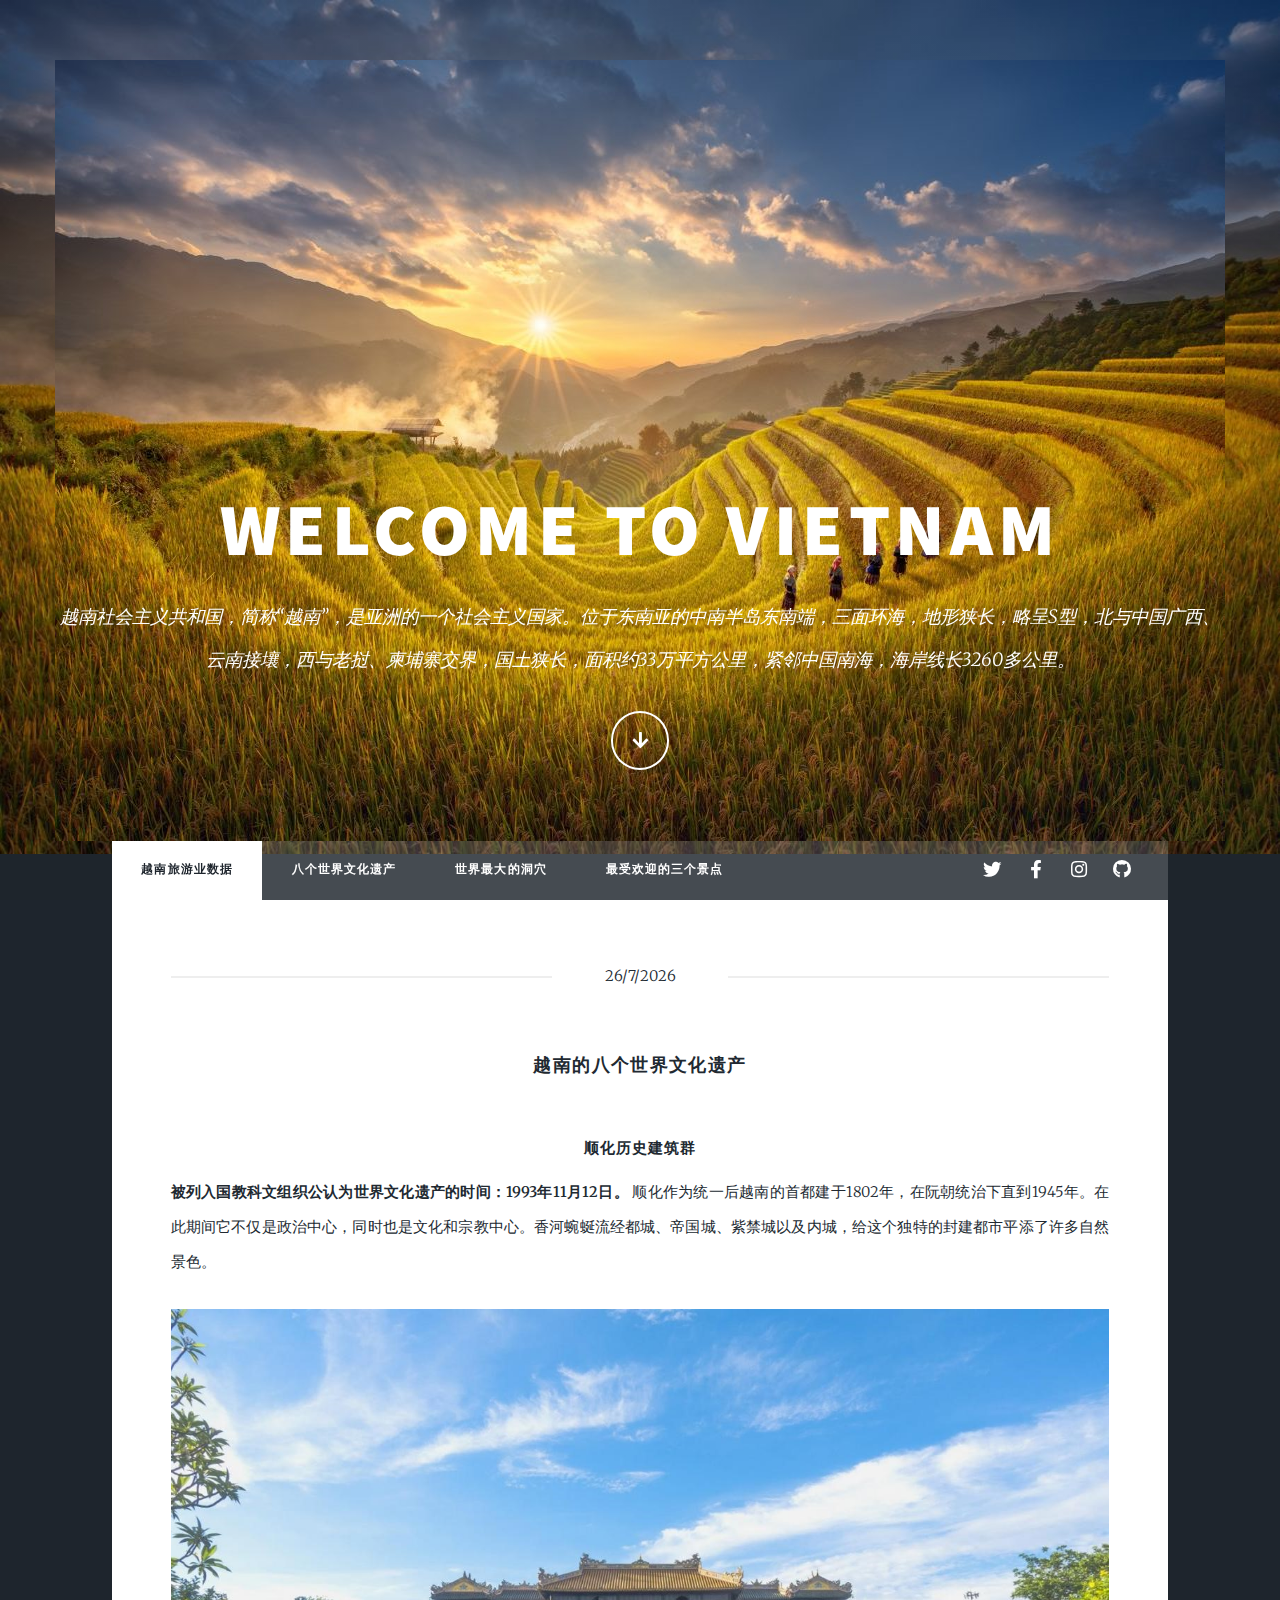
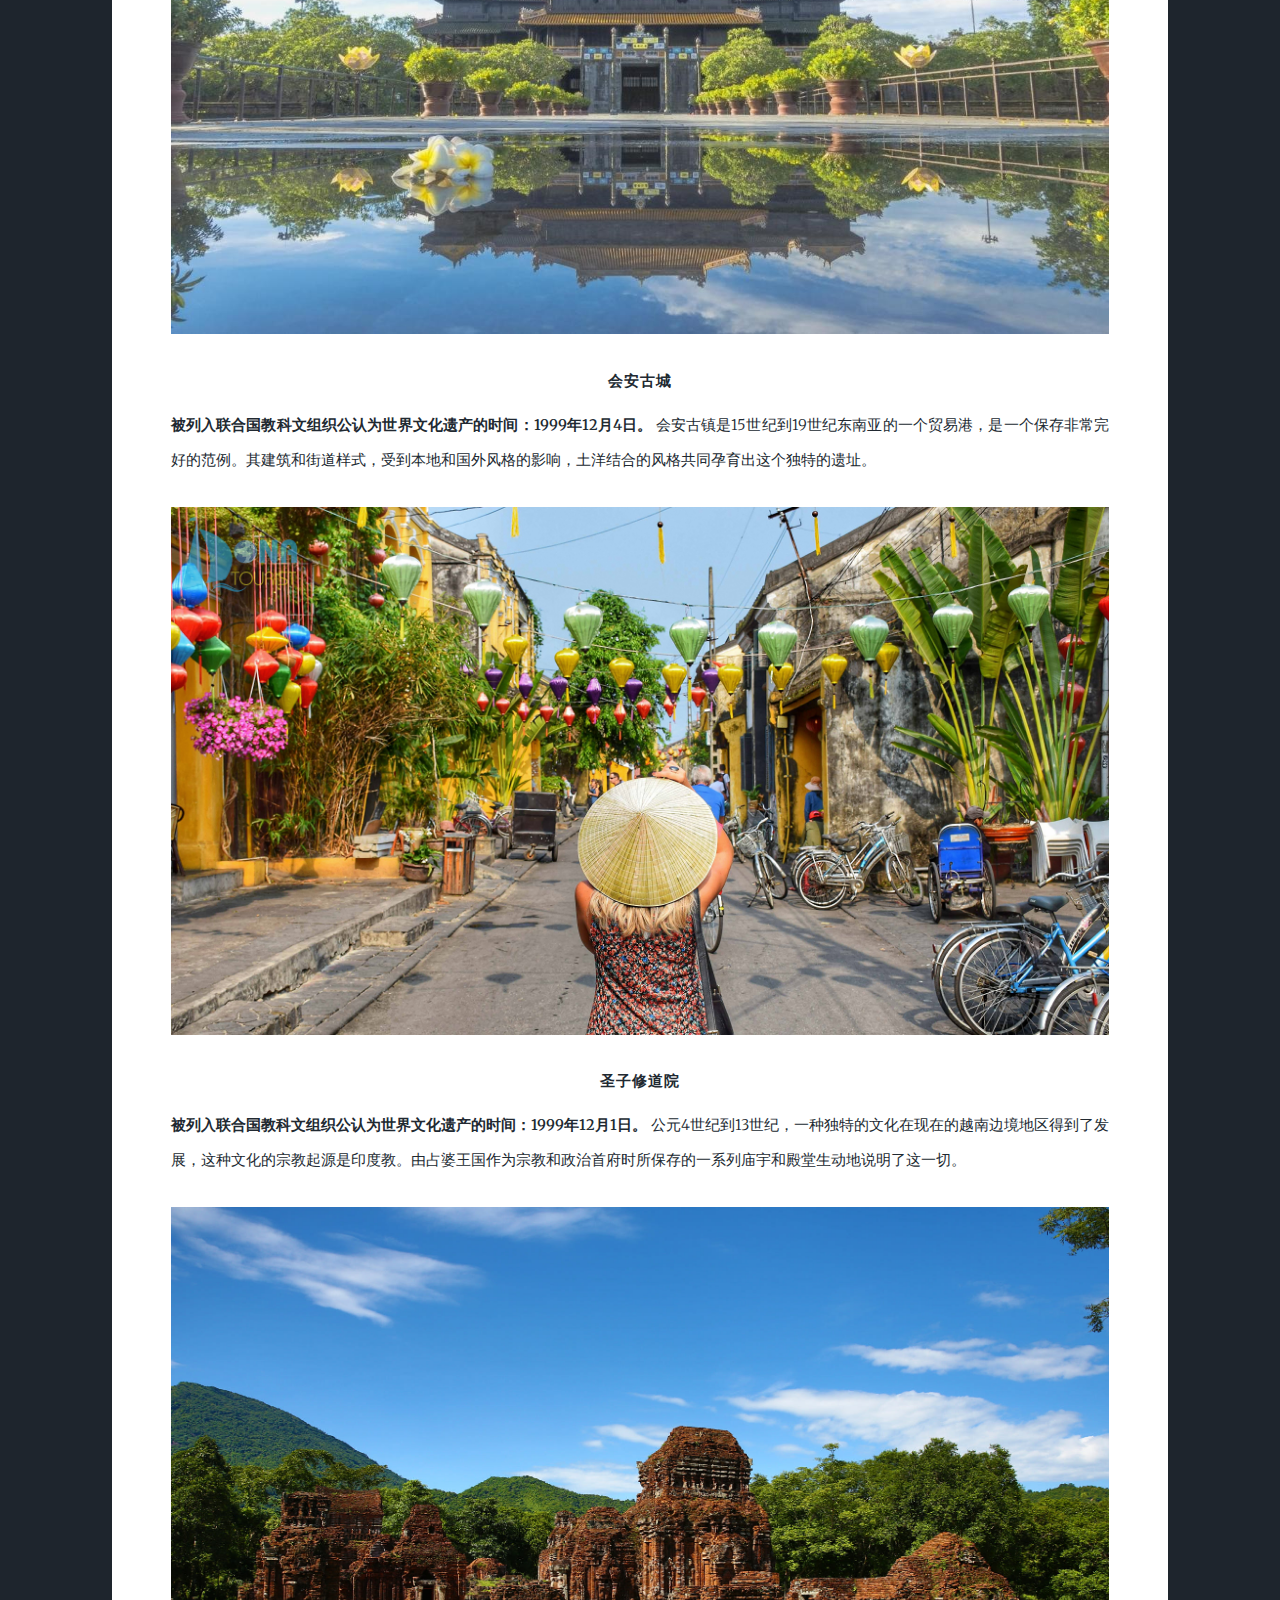
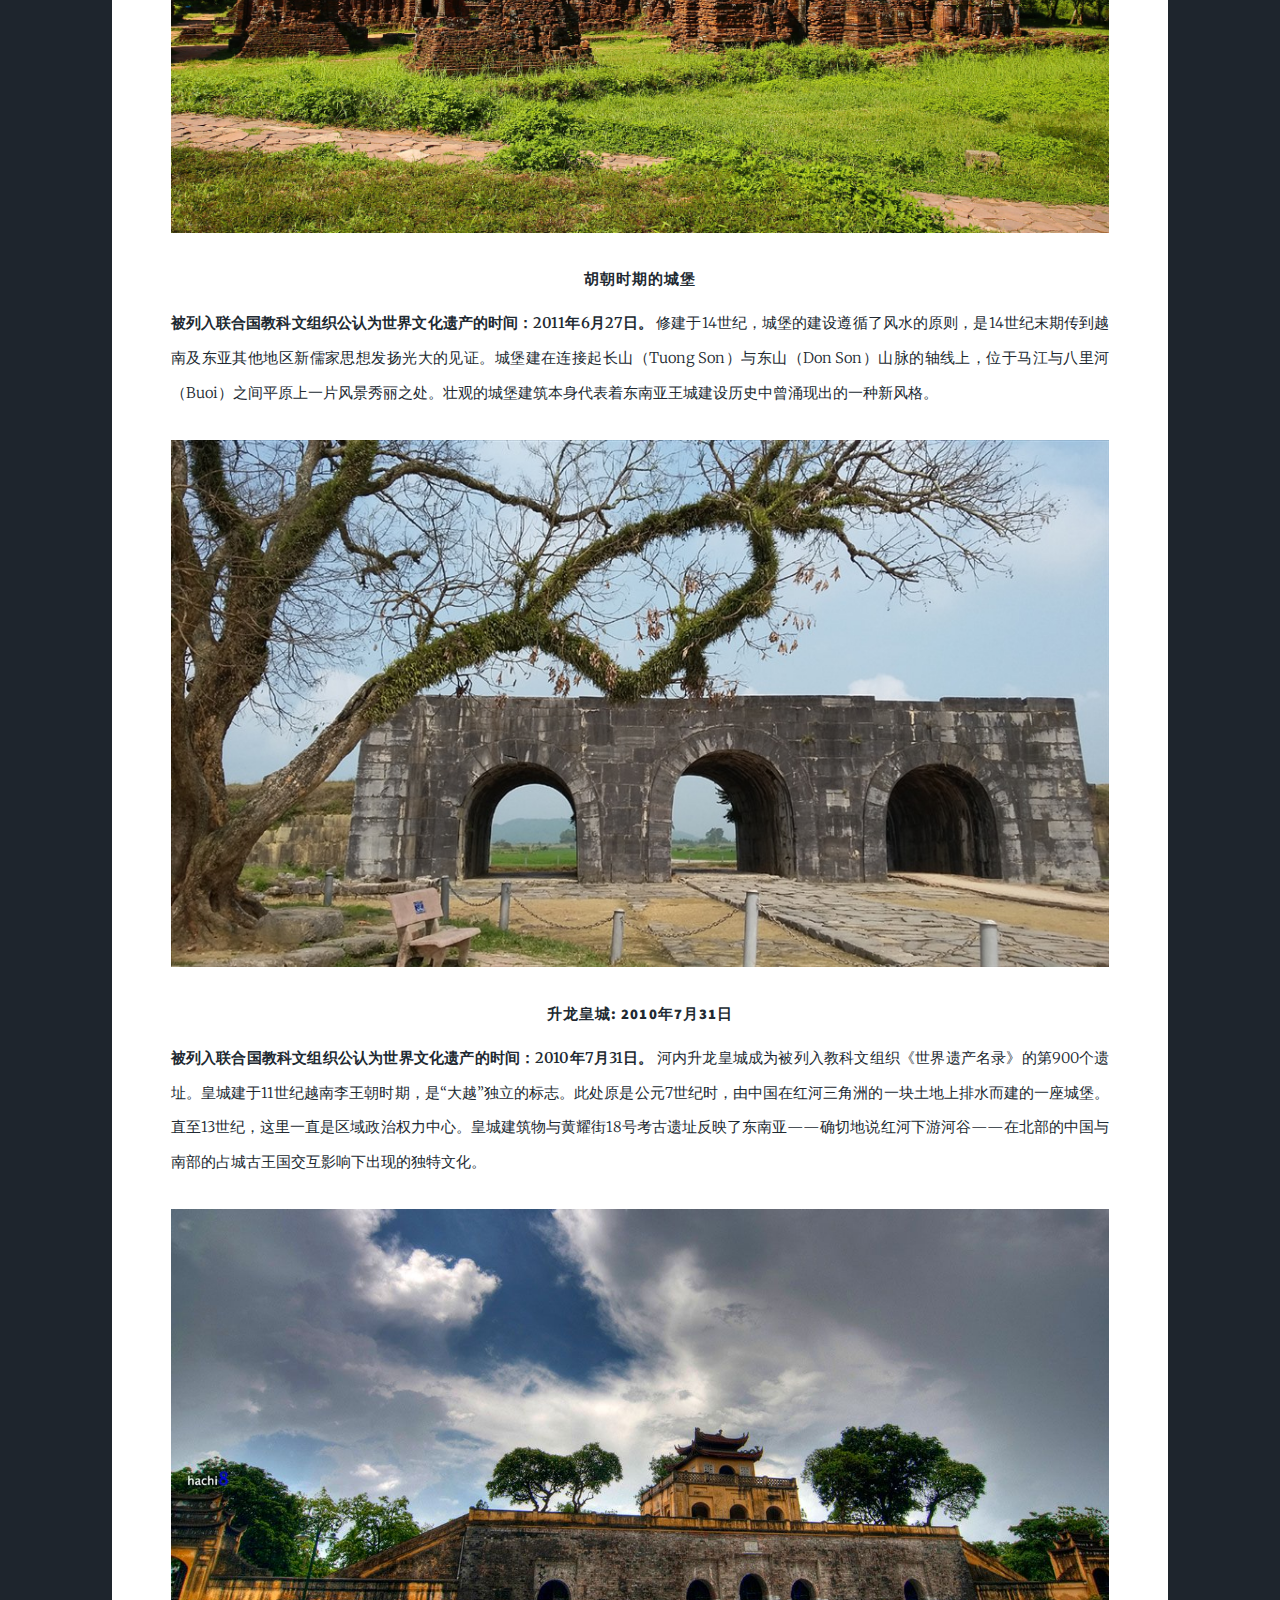
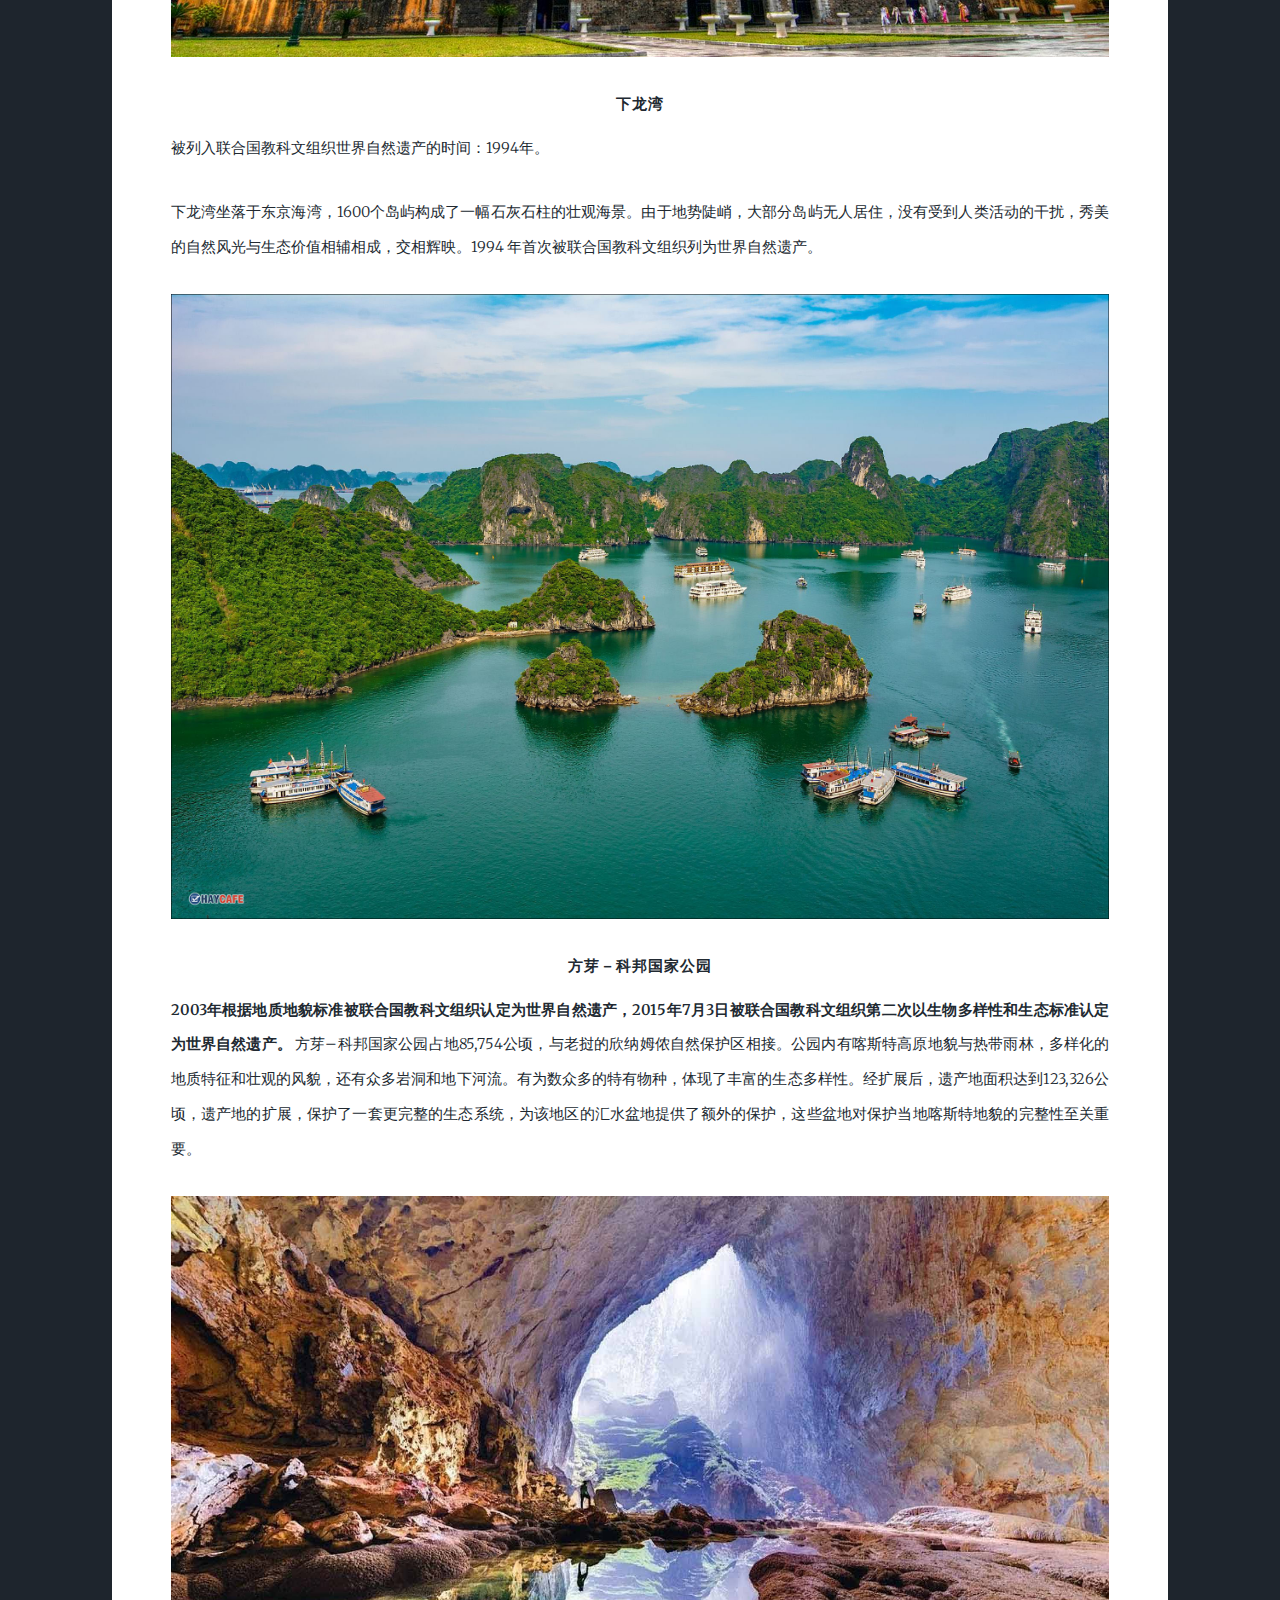
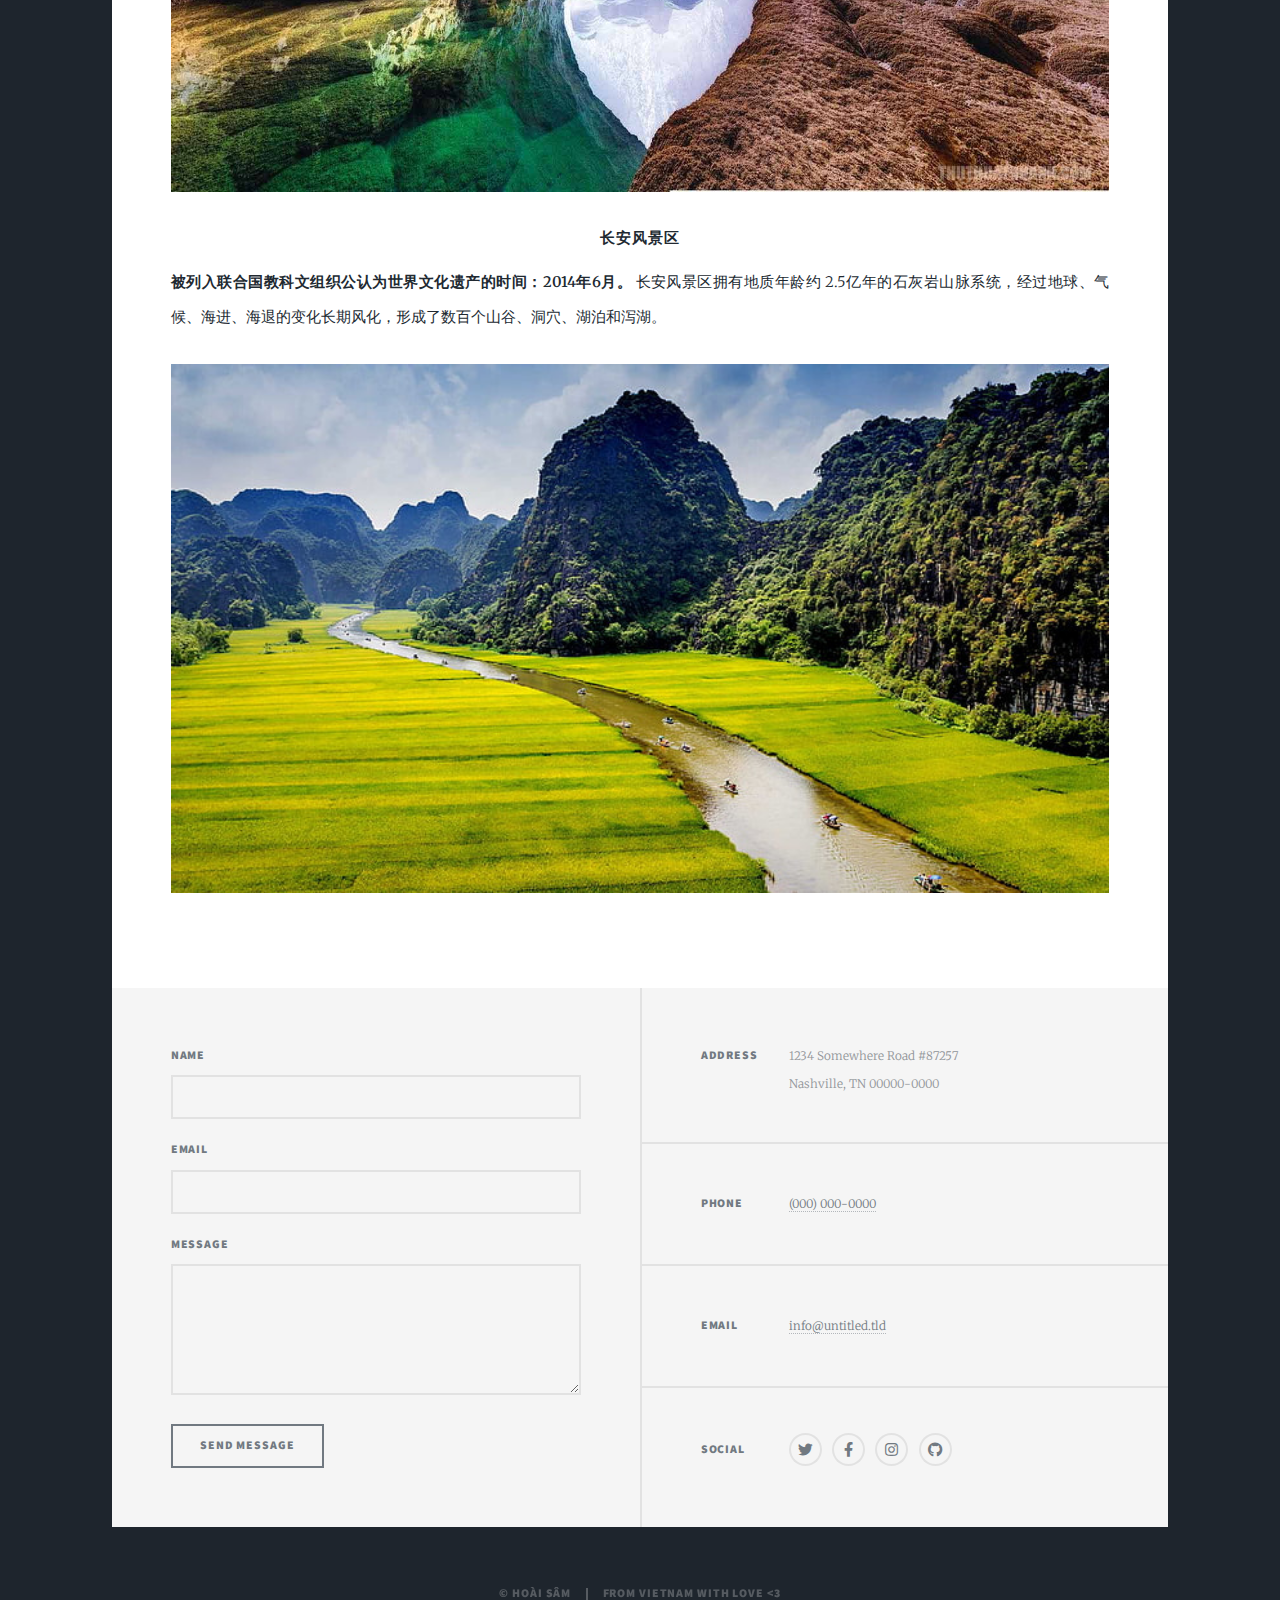
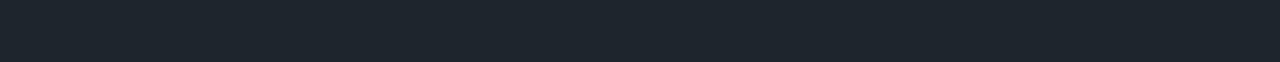
<file: unesco.html>
<!DOCTYPE HTML>
<!--	
-->
<html>
	<head>
		<title>VIETNAM TRAVEL</title>
		<meta charset="utf-8" />
		<meta name="viewport" content="width=device-width, initial-scale=1, user-scalable=no" />
		<link rel="stylesheet" href="assets/css/main.css" />
		<noscript><link rel="stylesheet" href="assets/css/noscript.css" /></noscript>
	</head>
	<body class="is-preload">

		<!-- Wrapper -->
			<div id="wrapper" class="fade-in">

				<!-- Intro -->
					<div id="intro">
						<h1>WELCOME TO VIETNAM</h1>
						<p>越南社会主义共和国，简称“越南”，是亚洲的一个社会主义国家。位于东南亚的中南半岛东南端，三面环海，地形狭长，略呈S型，北与中国广西、云南接壤，西与老挝、柬埔寨交界，国土狭长，面积约33万平方公里，紧邻中国南海，海岸线长3260多公里。</p>
						<ul class="actions">
							<li><a href="#header" class="button icon solid solo fa-arrow-down scrolly">Continue</a></li>
						</ul>
					</div>
					
				<!-- Header -->
					<header id="header">
						<a href="index.html" class="logo">VIETNAM TRAVEL</a>
					</header>

				<!-- Nav -->
					<nav id="nav">
						<ul class="links">
							<li class="active"><a href="index.html">越南旅游业数据</a></li>
							<li><a href="unesco.html">八个世界文化遗产</a></li>
							<li><a href="sondoong.html">世界最大的洞穴</a></li>
							<li><a href="dulich.html">最受欢迎的三个景点</a></li>
						</ul>
						<ul class="icons">
							<li><a href="#" class="icon brands fa-twitter"><span class="label">Twitter</span></a></li>
							<li><a href="#" class="icon brands fa-facebook-f"><span class="label">Facebook</span></a></li>
							<li><a href="#" class="icon brands fa-instagram"><span class="label">Instagram</span></a></li>
							<li><a href="https://github.com/hoaisam97" class="icon brands fa-github"><span class="label">GitHub</span></a></li>
						</ul>
					</nav>

				<!-- Main -->
					<div id="main">

						<!-- Featured Post -->
							<article class="post featured">
								<header class="major">
									<span class="date"><div id="current-time"></div>
									<script>
									    var curDate = new Date();

									    // Ngày hiện tại
									    var curDay = curDate.getDate();

									    // Tháng hiện tại
									    var curMonth = curDate.getMonth() + 1;

									    // Năm hiện tại
									    var curYear = curDate.getFullYear();

									    // Gán vào thẻ HTML
									    document.getElementById('current-time').innerHTML = curDay + "/" + curMonth + "/" + curYear;
									</script></span>
									<h3><a>越南的八个世界文化遗产<br /></a></h3>
									
								</header>
								<h4>顺化历史建筑群</h4>
								<p><b>被列入国教科文组织公认为世界文化遗产的时间：1993年11月12日。</b>
顺化作为统一后越南的首都建于1802年，在阮朝统治下直到1945年。在此期间它不仅是政治中心，同时也是文化和宗教中心。香河蜿蜒流经都城、帝国城、紫禁城以及内城，给这个独特的封建都市平添了许多自然景色。
</p>
								<div><a class="image fit"><img src="images/hue.jpg" alt="" /></a></div>
								<h4>会安古城</h4>
								<p><b>被列入联合国教科文组织公认为世界文化遗产的时间：1999年12月4日。</b>
会安古镇是15世纪到19世纪东南亚的一个贸易港，是一个保存非常完好的范例。其建筑和街道样式，受到本地和国外风格的影响，土洋结合的风格共同孕育出这个独特的遗址。
</p>
								<div><a class="image fit"><img src="images/hoian1.jpg" alt="" /></a></div>
								<h4>圣子修道院</h4>
								<p><b>被列入联合国教科文组织公认为世界文化遗产的时间：1999年12月1日。</b>
公元4世纪到13世纪，一种独特的文化在现在的越南边境地区得到了发展，这种文化的宗教起源是印度教。由占婆王国作为宗教和政治首府时所保存的一系列庙宇和殿堂生动地说明了这一切。
</p>
								<div><a class="image fit"><img src="images/myson.jpg" alt="" /></a></div>
									<h4>胡朝时期的城堡</h4>
								<p><b>被列入联合国教科文组织公认为世界文化遗产的时间：2011年6月27日。</b>
修建于14世纪，城堡的建设遵循了风水的原则，是14世纪末期传到越南及东亚其他地区新儒家思想发扬光大的见证。城堡建在连接起长山（Tuong Son）与东山（Don Son）山脉的轴线上，位于马江与八里河（Buoi）之间平原上一片风景秀丽之处。壮观的城堡建筑本身代表着东南亚王城建设历史中曾涌现出的一种新风格。
</p>
								<div><a class="image fit"><img src="images/nhaho1.jpg" alt="" /></a></div>
								<h4>升龙皇城: 2010年7月31日</h4>
								<p><b>被列入联合国教科文组织公认为世界文化遗产的时间：2010年7月31日。</b>
河内升龙皇城成为被列入教科文组织《世界遗产名录》的第900个遗址。皇城建于11世纪越南李王朝时期，是“大越”独立的标志。此处原是公元7世纪时，由中国在红河三角洲的一块土地上排水而建的一座城堡。直至13世纪，这里一直是区域政治权力中心。皇城建筑物与黄耀街18号考古遗址反映了东南亚——确切地说红河下游河谷——在北部的中国与南部的占城古王国交互影响下出现的独特文化。
</p>
								<div><a class="image fit"><img src="images/thanglong.jpg" alt="" /></a></div>
								<h4>下龙湾</h4>
								<p>被列入联合国教科文组织世界自然遗产的时间：1994年。</p>
								<p>下龙湾坐落于东京海湾，1600个岛屿构成了一幅石灰石柱的壮观海景。由于地势陡峭，大部分岛屿无人居住，没有受到人类活动的干扰，秀美的自然风光与生态价值相辅相成，交相辉映。1994 年首次被联合国教科文组织列为世界自然遗产。</p>
								
								<div><a class="image fit"><img src="images/halong.jpg" alt="" /></a></div>
								<h4>方芽－科邦国家公园</h4>
								<p><b>2003年根据地质地貌标准被联合国教科文组织认定为世界自然遗产，2015年7月3日被联合国教科文组织第二次以生物多样性和生态标准认定为世界自然遗产。</b> 方芽–科邦国家公园占地85,754公顷，与老挝的欣纳姆侬自然保护区相接。公园内有喀斯特高原地貌与热带雨林，多样化的地质特征和壮观的风貌，还有众多岩洞和地下河流。有为数众多的特有物种，体现了丰富的生态多样性。经扩展后，遗产地面积达到123,326公顷，遗产地的扩展，保护了一套更完整的生态系统，为该地区的汇水盆地提供了额外的保护，这些盆地对保护当地喀斯特地貌的完整性至关重要。</p>
								
								<div><a class="image fit"><img src="images/phongnha.jpg" alt="" /></a></div>
								<h4>长安风景区</h4>
								<p><b>被列入联合国教科文组织公认为世界文化遗产的时间：2014年6月。</b> 长安风景区拥有地质年龄约 2.5亿年的石灰岩山脉系统，经过地球、气候、海进、海退的变化长期风化，形成了数百个山谷、洞穴、湖泊和泻湖。</p>
								
								<div><a class="image fit"><img src="images/ninhbinh.jpg" alt="" /></a></div>
								
							</article>
						
					</div>

				<!-- Footer -->
					<footer id="footer">
						<section>
							<form method="post" action="#">
								<div class="fields">
									<div class="field">
										<label for="name">Name</label>
										<input type="text" name="name" id="name" />
									</div>
									<div class="field">
										<label for="email">Email</label>
										<input type="text" name="email" id="email" />
									</div>
									<div class="field">
										<label for="message">Message</label>
										<textarea name="message" id="message" rows="3"></textarea>
									</div>
								</div>
								<ul class="actions">
									<li><input type="submit" value="Send Message" /></li>
								</ul>
							</form>
						</section>
						<section class="split contact">
							<section class="alt">
								<h3>Address</h3>
								<p>1234 Somewhere Road #87257<br />
								Nashville, TN 00000-0000</p>
							</section>
							<section>
								<h3>Phone</h3>
								<p><a href="#">(000) 000-0000</a></p>
							</section>
							<section>
								<h3>Email</h3>
								<p><a href="#">info@untitled.tld</a></p>
							</section>
							<section>
								<h3>Social</h3>
								<ul class="icons alt">
									<li><a href="#" class="icon brands alt fa-twitter"><span class="label">Twitter</span></a></li>
									<li><a href="#" class="icon brands alt fa-facebook-f"><span class="label">Facebook</span></a></li>
									<li><a href="#" class="icon brands alt fa-instagram"><span class="label">Instagram</span></a></li>
									<li><a href="#" class="icon brands alt fa-github"><span class="label">GitHub</span></a></li>
								</ul>
							</section>
						</section>
					</footer>

				<!-- Copyright -->
					<div id="copyright">
						<ul><li>&copy; Hoài Sâm</li><li>From VietNam With Love <3</li></ul>
					</div>

			</div>

		<!-- Scripts -->
			<script src="assets/js/jquery.min.js"></script>
			<script src="assets/js/jquery.scrollex.min.js"></script>
			<script src="assets/js/jquery.scrolly.min.js"></script>
			<script src="assets/js/browser.min.js"></script>
			<script src="assets/js/breakpoints.min.js"></script>
			<script src="assets/js/util.js"></script>
			<script src="assets/js/main.js"></script>

	</body>
</html>
</file>
<file: assets/css/main.css>
@import url(fontawesome-all.min.css);
@import url("https://fonts.googleapis.com/css?family=Merriweather:300,700,300italic,700italic|Source+Sans+Pro:900");

/*
	Massively by HTML5 UP
	html5up.net | @ajlkn
	Free for personal and commercial use under the CCA 3.0 license (html5up.net/license)
*/

html, body, div, span, applet, object,
iframe, h1, h2, h3, h4, h5, h6, p, blockquote,
pre, a, abbr, acronym, address, big, cite,
code, del, dfn, em, img, ins, kbd, q, s, samp,
small, strike, strong, sub, sup, tt, var, b,
u, i, center, dl, dt, dd, ol, ul, li, fieldset,
form, label, legend, table, caption, tbody,
tfoot, thead, tr, th, td, article, aside,
canvas, details, embed, figure, figcaption,
footer, header, hgroup, menu, nav, output, ruby,
section, summary, time, mark, audio, video {
	margin: 0;
	padding: 0;
	border: 0;
	font-size: 100%;
	font: inherit;
	vertical-align: baseline;}

article, aside, details, figcaption, figure,
footer, header, hgroup, menu, nav, section {
	display: block;}

body {
	line-height: 1;
}

ol, ul {
	list-style: none;
}

blockquote, q {
	quotes: none;
}

	blockquote:before, blockquote:after, q:before, q:after {
		content: '';
		content: none;
	}

table {
	border-collapse: collapse;
	border-spacing: 0;
}

body {
	-webkit-text-size-adjust: none;
}

mark {
	background-color: transparent;
	color: inherit;
}

input::-moz-focus-inner {
	border: 0;
	padding: 0;
}

input, select, textarea {
	-moz-appearance: none;
	-webkit-appearance: none;
	-ms-appearance: none;
	appearance: none;
}

/* Basic */

	@-ms-viewport {
		width: device-width;
	}

	body {
		-ms-overflow-style: scrollbar;
	}

	@media screen and (max-width: 480px) {

		html, body {
			min-width: 320px;
		}

	}

	html {
		box-sizing: border-box;
	}

	*, *:before, *:after {
		box-sizing: inherit;
	}

	body {
		background-color: #1e252d;
	}

		body.is-preload *, body.is-preload *:before, body.is-preload *:after {
			-moz-animation: none !important;
			-webkit-animation: none !important;
			-ms-animation: none !important;
			animation: none !important;
			-moz-transition: none !important;
			-webkit-transition: none !important;
			-ms-transition: none !important;
			transition: none !important;
		}

/* Type */

	html {
		font-size: 16pt;
	}

		@media screen and (max-width: 1680px) {

			html {
				font-size: 12pt;
			}

		}

		@media screen and (max-width: 1280px) {

			html {
				font-size: 11pt;
			}

		}

		@media screen and (max-width: 360px) {

			html {
				font-size: 10pt;
			}

		}

	body {
		color: #212931;
	}

	body, input, select, textarea {
		font-family: "Merriweather", Georgia, serif;
		font-weight: 300;
		font-size: 1rem;
		line-height: 2.375;
	}

	a {
		-moz-transition: color 0.2s ease-in-out, background-color 0.2s ease-in-out, border-color 0.2s ease-in-out, box-shadow 0.2s ease-in-out;
		-webkit-transition: color 0.2s ease-in-out, background-color 0.2s ease-in-out, border-color 0.2s ease-in-out, box-shadow 0.2s ease-in-out;
		-ms-transition: color 0.2s ease-in-out, background-color 0.2s ease-in-out, border-color 0.2s ease-in-out, box-shadow 0.2s ease-in-out;
		transition: color 0.2s ease-in-out, background-color 0.2s ease-in-out, border-color 0.2s ease-in-out, box-shadow 0.2s ease-in-out;
		border-bottom: dotted 1px;
		text-decoration: none;
	}

		a:hover {
			border-bottom-color: transparent;
		}

	strong, b {
		font-weight: 600;
	}

	em, i {
		font-style: italic;
	}

	p {
		text-align: justify;
		margin: 0 0 2rem 0;
	}

	h1, h2, h3, h4, h5, h6 {
		font-family: "Source Sans Pro", Helvetica, sans-serif;
		font-weight: 900;
		line-height: 1.5;
		letter-spacing: 0.075em;
		text-transform: uppercase;
		margin: 0 0 1rem 0;
	}

		h1 a, h2 a, h3 a, h4 a, h5 a, h6 a {
			border-bottom: 0;
			color: inherit;
			text-decoration: none;
		}

	h1 {
		font-size: 4rem;
		line-height: 1.1;
		margin: 0 0 2rem 0;
	}

	h2 {
		font-size: 1.75rem;
		line-height: 1.3;
		margin: 0 0 1.5rem 0;
	}

	h3 {
		font-size: 1.25rem;
		margin: 0 0 1.5rem 0;
	}

	h4 {
		font-size: 1rem;
	}

	h5 {
		font-size: 0.9rem;
	}

	h6 {
		font-size: 0.8rem;
	}

	sub {
		font-size: 0.8rem;
		position: relative;
		top: 0.5rem;
	}

	sup {
		font-size: 0.8rem;
		position: relative;
		top: -0.5rem;
	}

	blockquote {
		border-left: solid 4px;
		font-style: italic;
		margin: 0 0 2rem 0;
		padding: 0.5rem 0 0.5rem 2rem;
	}

	code {
		border: solid 2px;
		font-family: "Courier New", monospace;
		font-size: 0.9rem;
		margin: 0 0.25rem;
		padding: 0.25rem 0.65rem;
	}

	pre {
		-webkit-overflow-scrolling: touch;
		font-family: "Courier New", monospace;
		font-size: 0.9rem;
		margin: 0 0 2rem 0;
	}

		pre code {
			display: block;
			line-height: 1.75;
			padding: 1rem 1.5rem;
			overflow-x: auto;
		}

	hr {
		border: 0;
		border-bottom: solid 2px;
		margin: 3rem 0;
	}

		hr.major {
			margin: 5rem 0;
		}

	.align-left {
		text-align: left;
	}

	.align-center {
		text-align: center;
	}

	.align-right {
		text-align: right;
	}

	input, select, textarea {
		color: #212931;
	}

	a {
		color: #212931;
		border-bottom-color: rgba(33, 41, 49, 0.5);
	}

		a:hover {
			border-bottom-color: transparent;
			color: #18bfef !important;
		}

	strong, b {
		color: #212931;
	}

	h1, h2, h3, h4, h5, h6 {
		color: #212931;
	}

	blockquote {
		border-left-color: #eeeeee;
	}

	code {
		background: rgba(220, 220, 220, 0.25);
		border-color: #eeeeee;
	}

	hr {
		border-bottom-color: #eeeeee;
	}

/* Row */

	.row {
		display: flex;
		flex-wrap: wrap;
		box-sizing: border-box;
		align-items: stretch;
	}

		.row > * {
			box-sizing: border-box;
		}

		.row.gtr-uniform > * > :last-child {
			margin-bottom: 0;
		}

		.row.aln-left {
			justify-content: flex-start;
		}

		.row.aln-center {
			justify-content: center;
		}

		.row.aln-right {
			justify-content: flex-end;
		}

		.row.aln-top {
			align-items: flex-start;
		}

		.row.aln-middle {
			align-items: center;
		}

		.row.aln-bottom {
			align-items: flex-end;
		}

		.row > .imp {
			order: -1;
		}

		.row > .col-1 {
			width: 8.33333%;
		}

		.row > .off-1 {
			margin-left: 8.33333%;
		}

		.row > .col-2 {
			width: 16.66667%;
		}

		.row > .off-2 {
			margin-left: 16.66667%;
		}

		.row > .col-3 {
			width: 25%;
		}

		.row > .off-3 {
			margin-left: 25%;
		}

		.row > .col-4 {
			width: 33.33333%;
		}

		.row > .off-4 {
			margin-left: 33.33333%;
		}

		.row > .col-5 {
			width: 41.66667%;
		}

		.row > .off-5 {
			margin-left: 41.66667%;
		}

		.row > .col-6 {
			width: 50%;
		}

		.row > .off-6 {
			margin-left: 50%;
		}

		.row > .col-7 {
			width: 58.33333%;
		}

		.row > .off-7 {
			margin-left: 58.33333%;
		}

		.row > .col-8 {
			width: 66.66667%;
		}

		.row > .off-8 {
			margin-left: 66.66667%;
		}

		.row > .col-9 {
			width: 75%;
		}

		.row > .off-9 {
			margin-left: 75%;
		}

		.row > .col-10 {
			width: 83.33333%;
		}

		.row > .off-10 {
			margin-left: 83.33333%;
		}

		.row > .col-11 {
			width: 91.66667%;
		}

		.row > .off-11 {
			margin-left: 91.66667%;
		}

		.row > .col-12 {
			width: 100%;
		}

		.row > .off-12 {
			margin-left: 100%;
		}

		.row.gtr-0 {
			margin-top: 0;
			margin-left: 0rem;
		}

			.row.gtr-0 > * {
				padding: 0 0 0 0rem;
			}

			.row.gtr-0.gtr-uniform {
				margin-top: 0rem;
			}

				.row.gtr-0.gtr-uniform > * {
					padding-top: 0rem;
				}

		.row.gtr-25 {
			margin-top: 0;
			margin-left: -0.375rem;
		}

			.row.gtr-25 > * {
				padding: 0 0 0 0.375rem;
			}

			.row.gtr-25.gtr-uniform {
				margin-top: -0.375rem;
			}

				.row.gtr-25.gtr-uniform > * {
					padding-top: 0.375rem;
				}

		.row.gtr-50 {
			margin-top: 0;
			margin-left: -0.75rem;
		}

			.row.gtr-50 > * {
				padding: 0 0 0 0.75rem;
			}

			.row.gtr-50.gtr-uniform {
				margin-top: -0.75rem;
			}

				.row.gtr-50.gtr-uniform > * {
					padding-top: 0.75rem;
				}

		.row {
			margin-top: 0;
			margin-left: -1.5rem;
		}

			.row > * {
				padding: 0 0 0 1.5rem;
			}

			.row.gtr-uniform {
				margin-top: -1.5rem;
			}

				.row.gtr-uniform > * {
					padding-top: 1.5rem;
				}

		.row.gtr-150 {
			margin-top: 0;
			margin-left: -2.25rem;
		}

			.row.gtr-150 > * {
				padding: 0 0 0 2.25rem;
			}

			.row.gtr-150.gtr-uniform {
				margin-top: -2.25rem;
			}

				.row.gtr-150.gtr-uniform > * {
					padding-top: 2.25rem;
				}

		.row.gtr-200 {
			margin-top: 0;
			margin-left: -3rem;
		}

			.row.gtr-200 > * {
				padding: 0 0 0 3rem;
			}

			.row.gtr-200.gtr-uniform {
				margin-top: -3rem;
			}

				.row.gtr-200.gtr-uniform > * {
					padding-top: 3rem;
				}

		@media screen and (max-width: 1680px) {

			.row {
				display: flex;
				flex-wrap: wrap;
				box-sizing: border-box;
				align-items: stretch;
			}

				.row > * {
					box-sizing: border-box;
				}

				.row.gtr-uniform > * > :last-child {
					margin-bottom: 0;
				}

				.row.aln-left {
					justify-content: flex-start;
				}

				.row.aln-center {
					justify-content: center;
				}

				.row.aln-right {
					justify-content: flex-end;
				}

				.row.aln-top {
					align-items: flex-start;
				}

				.row.aln-middle {
					align-items: center;
				}

				.row.aln-bottom {
					align-items: flex-end;
				}

				.row > .imp-xlarge {
					order: -1;
				}

				.row > .col-1-xlarge {
					width: 8.33333%;
				}

				.row > .off-1-xlarge {
					margin-left: 8.33333%;
				}

				.row > .col-2-xlarge {
					width: 16.66667%;
				}

				.row > .off-2-xlarge {
					margin-left: 16.66667%;
				}

				.row > .col-3-xlarge {
					width: 25%;
				}

				.row > .off-3-xlarge {
					margin-left: 25%;
				}

				.row > .col-4-xlarge {
					width: 33.33333%;
				}

				.row > .off-4-xlarge {
					margin-left: 33.33333%;
				}

				.row > .col-5-xlarge {
					width: 41.66667%;
				}

				.row > .off-5-xlarge {
					margin-left: 41.66667%;
				}

				.row > .col-6-xlarge {
					width: 50%;
				}

				.row > .off-6-xlarge {
					margin-left: 50%;
				}

				.row > .col-7-xlarge {
					width: 58.33333%;
				}

				.row > .off-7-xlarge {
					margin-left: 58.33333%;
				}

				.row > .col-8-xlarge {
					width: 66.66667%;
				}

				.row > .off-8-xlarge {
					margin-left: 66.66667%;
				}

				.row > .col-9-xlarge {
					width: 75%;
				}

				.row > .off-9-xlarge {
					margin-left: 75%;
				}

				.row > .col-10-xlarge {
					width: 83.33333%;
				}

				.row > .off-10-xlarge {
					margin-left: 83.33333%;
				}

				.row > .col-11-xlarge {
					width: 91.66667%;
				}

				.row > .off-11-xlarge {
					margin-left: 91.66667%;
				}

				.row > .col-12-xlarge {
					width: 100%;
				}

				.row > .off-12-xlarge {
					margin-left: 100%;
				}

				.row.gtr-0 {
					margin-top: 0;
					margin-left: 0rem;
				}

					.row.gtr-0 > * {
						padding: 0 0 0 0rem;
					}

					.row.gtr-0.gtr-uniform {
						margin-top: 0rem;
					}

						.row.gtr-0.gtr-uniform > * {
							padding-top: 0rem;
						}

				.row.gtr-25 {
					margin-top: 0;
					margin-left: -0.375rem;
				}

					.row.gtr-25 > * {
						padding: 0 0 0 0.375rem;
					}

					.row.gtr-25.gtr-uniform {
						margin-top: -0.375rem;
					}

						.row.gtr-25.gtr-uniform > * {
							padding-top: 0.375rem;
						}

				.row.gtr-50 {
					margin-top: 0;
					margin-left: -0.75rem;
				}

					.row.gtr-50 > * {
						padding: 0 0 0 0.75rem;
					}

					.row.gtr-50.gtr-uniform {
						margin-top: -0.75rem;
					}

						.row.gtr-50.gtr-uniform > * {
							padding-top: 0.75rem;
						}

				.row {
					margin-top: 0;
					margin-left: -1.5rem;
				}

					.row > * {
						padding: 0 0 0 1.5rem;
					}

					.row.gtr-uniform {
						margin-top: -1.5rem;
					}

						.row.gtr-uniform > * {
							padding-top: 1.5rem;
						}

				.row.gtr-150 {
					margin-top: 0;
					margin-left: -2.25rem;
				}

					.row.gtr-150 > * {
						padding: 0 0 0 2.25rem;
					}

					.row.gtr-150.gtr-uniform {
						margin-top: -2.25rem;
					}

						.row.gtr-150.gtr-uniform > * {
							padding-top: 2.25rem;
						}

				.row.gtr-200 {
					margin-top: 0;
					margin-left: -3rem;
				}

					.row.gtr-200 > * {
						padding: 0 0 0 3rem;
					}

					.row.gtr-200.gtr-uniform {
						margin-top: -3rem;
					}

						.row.gtr-200.gtr-uniform > * {
							padding-top: 3rem;
						}

		}

		@media screen and (max-width: 1280px) {

			.row {
				display: flex;
				flex-wrap: wrap;
				box-sizing: border-box;
				align-items: stretch;
			}

				.row > * {
					box-sizing: border-box;
				}

				.row.gtr-uniform > * > :last-child {
					margin-bottom: 0;
				}

				.row.aln-left {
					justify-content: flex-start;
				}

				.row.aln-center {
					justify-content: center;
				}

				.row.aln-right {
					justify-content: flex-end;
				}

				.row.aln-top {
					align-items: flex-start;
				}

				.row.aln-middle {
					align-items: center;
				}

				.row.aln-bottom {
					align-items: flex-end;
				}

				.row > .imp-large {
					order: -1;
				}

				.row > .col-1-large {
					width: 8.33333%;
				}

				.row > .off-1-large {
					margin-left: 8.33333%;
				}

				.row > .col-2-large {
					width: 16.66667%;
				}

				.row > .off-2-large {
					margin-left: 16.66667%;
				}

				.row > .col-3-large {
					width: 25%;
				}

				.row > .off-3-large {
					margin-left: 25%;
				}

				.row > .col-4-large {
					width: 33.33333%;
				}

				.row > .off-4-large {
					margin-left: 33.33333%;
				}

				.row > .col-5-large {
					width: 41.66667%;
				}

				.row > .off-5-large {
					margin-left: 41.66667%;
				}

				.row > .col-6-large {
					width: 50%;
				}

				.row > .off-6-large {
					margin-left: 50%;
				}

				.row > .col-7-large {
					width: 58.33333%;
				}

				.row > .off-7-large {
					margin-left: 58.33333%;
				}

				.row > .col-8-large {
					width: 66.66667%;
				}

				.row > .off-8-large {
					margin-left: 66.66667%;
				}

				.row > .col-9-large {
					width: 75%;
				}

				.row > .off-9-large {
					margin-left: 75%;
				}

				.row > .col-10-large {
					width: 83.33333%;
				}

				.row > .off-10-large {
					margin-left: 83.33333%;
				}

				.row > .col-11-large {
					width: 91.66667%;
				}

				.row > .off-11-large {
					margin-left: 91.66667%;
				}

				.row > .col-12-large {
					width: 100%;
				}

				.row > .off-12-large {
					margin-left: 100%;
				}

				.row.gtr-0 {
					margin-top: 0;
					margin-left: 0rem;
				}

					.row.gtr-0 > * {
						padding: 0 0 0 0rem;
					}

					.row.gtr-0.gtr-uniform {
						margin-top: 0rem;
					}

						.row.gtr-0.gtr-uniform > * {
							padding-top: 0rem;
						}

				.row.gtr-25 {
					margin-top: 0;
					margin-left: -0.375rem;
				}

					.row.gtr-25 > * {
						padding: 0 0 0 0.375rem;
					}

					.row.gtr-25.gtr-uniform {
						margin-top: -0.375rem;
					}

						.row.gtr-25.gtr-uniform > * {
							padding-top: 0.375rem;
						}

				.row.gtr-50 {
					margin-top: 0;
					margin-left: -0.75rem;
				}

					.row.gtr-50 > * {
						padding: 0 0 0 0.75rem;
					}

					.row.gtr-50.gtr-uniform {
						margin-top: -0.75rem;
					}

						.row.gtr-50.gtr-uniform > * {
							padding-top: 0.75rem;
						}

				.row {
					margin-top: 0;
					margin-left: -1.5rem;
				}

					.row > * {
						padding: 0 0 0 1.5rem;
					}

					.row.gtr-uniform {
						margin-top: -1.5rem;
					}

						.row.gtr-uniform > * {
							padding-top: 1.5rem;
						}

				.row.gtr-150 {
					margin-top: 0;
					margin-left: -2.25rem;
				}

					.row.gtr-150 > * {
						padding: 0 0 0 2.25rem;
					}

					.row.gtr-150.gtr-uniform {
						margin-top: -2.25rem;
					}

						.row.gtr-150.gtr-uniform > * {
							padding-top: 2.25rem;
						}

				.row.gtr-200 {
					margin-top: 0;
					margin-left: -3rem;
				}

					.row.gtr-200 > * {
						padding: 0 0 0 3rem;
					}

					.row.gtr-200.gtr-uniform {
						margin-top: -3rem;
					}

						.row.gtr-200.gtr-uniform > * {
							padding-top: 3rem;
						}

		}

		@media screen and (max-width: 980px) {

			.row {
				display: flex;
				flex-wrap: wrap;
				box-sizing: border-box;
				align-items: stretch;
			}

				.row > * {
					box-sizing: border-box;
				}

				.row.gtr-uniform > * > :last-child {
					margin-bottom: 0;
				}

				.row.aln-left {
					justify-content: flex-start;
				}

				.row.aln-center {
					justify-content: center;
				}

				.row.aln-right {
					justify-content: flex-end;
				}

				.row.aln-top {
					align-items: flex-start;
				}

				.row.aln-middle {
					align-items: center;
				}

				.row.aln-bottom {
					align-items: flex-end;
				}

				.row > .imp-medium {
					order: -1;
				}

				.row > .col-1-medium {
					width: 8.33333%;
				}

				.row > .off-1-medium {
					margin-left: 8.33333%;
				}

				.row > .col-2-medium {
					width: 16.66667%;
				}

				.row > .off-2-medium {
					margin-left: 16.66667%;
				}

				.row > .col-3-medium {
					width: 25%;
				}

				.row > .off-3-medium {
					margin-left: 25%;
				}

				.row > .col-4-medium {
					width: 33.33333%;
				}

				.row > .off-4-medium {
					margin-left: 33.33333%;
				}

				.row > .col-5-medium {
					width: 41.66667%;
				}

				.row > .off-5-medium {
					margin-left: 41.66667%;
				}

				.row > .col-6-medium {
					width: 50%;
				}

				.row > .off-6-medium {
					margin-left: 50%;
				}

				.row > .col-7-medium {
					width: 58.33333%;
				}

				.row > .off-7-medium {
					margin-left: 58.33333%;
				}

				.row > .col-8-medium {
					width: 66.66667%;
				}

				.row > .off-8-medium {
					margin-left: 66.66667%;
				}

				.row > .col-9-medium {
					width: 75%;
				}

				.row > .off-9-medium {
					margin-left: 75%;
				}

				.row > .col-10-medium {
					width: 83.33333%;
				}

				.row > .off-10-medium {
					margin-left: 83.33333%;
				}

				.row > .col-11-medium {
					width: 91.66667%;
				}

				.row > .off-11-medium {
					margin-left: 91.66667%;
				}

				.row > .col-12-medium {
					width: 100%;
				}

				.row > .off-12-medium {
					margin-left: 100%;
				}

				.row.gtr-0 {
					margin-top: 0;
					margin-left: 0rem;
				}

					.row.gtr-0 > * {
						padding: 0 0 0 0rem;
					}

					.row.gtr-0.gtr-uniform {
						margin-top: 0rem;
					}

						.row.gtr-0.gtr-uniform > * {
							padding-top: 0rem;
						}

				.row.gtr-25 {
					margin-top: 0;
					margin-left: -0.375rem;
				}

					.row.gtr-25 > * {
						padding: 0 0 0 0.375rem;
					}

					.row.gtr-25.gtr-uniform {
						margin-top: -0.375rem;
					}

						.row.gtr-25.gtr-uniform > * {
							padding-top: 0.375rem;
						}

				.row.gtr-50 {
					margin-top: 0;
					margin-left: -0.75rem;
				}

					.row.gtr-50 > * {
						padding: 0 0 0 0.75rem;
					}

					.row.gtr-50.gtr-uniform {
						margin-top: -0.75rem;
					}

						.row.gtr-50.gtr-uniform > * {
							padding-top: 0.75rem;
						}

				.row {
					margin-top: 0;
					margin-left: -1.5rem;
				}

					.row > * {
						padding: 0 0 0 1.5rem;
					}

					.row.gtr-uniform {
						margin-top: -1.5rem;
					}

						.row.gtr-uniform > * {
							padding-top: 1.5rem;
						}

				.row.gtr-150 {
					margin-top: 0;
					margin-left: -2.25rem;
				}

					.row.gtr-150 > * {
						padding: 0 0 0 2.25rem;
					}

					.row.gtr-150.gtr-uniform {
						margin-top: -2.25rem;
					}

						.row.gtr-150.gtr-uniform > * {
							padding-top: 2.25rem;
						}

				.row.gtr-200 {
					margin-top: 0;
					margin-left: -3rem;
				}

					.row.gtr-200 > * {
						padding: 0 0 0 3rem;
					}

					.row.gtr-200.gtr-uniform {
						margin-top: -3rem;
					}

						.row.gtr-200.gtr-uniform > * {
							padding-top: 3rem;
						}

		}

		@media screen and (max-width: 736px) {

			.row {
				display: flex;
				flex-wrap: wrap;
				box-sizing: border-box;
				align-items: stretch;
			}

				.row > * {
					box-sizing: border-box;
				}

				.row.gtr-uniform > * > :last-child {
					margin-bottom: 0;
				}

				.row.aln-left {
					justify-content: flex-start;
				}

				.row.aln-center {
					justify-content: center;
				}

				.row.aln-right {
					justify-content: flex-end;
				}

				.row.aln-top {
					align-items: flex-start;
				}

				.row.aln-middle {
					align-items: center;
				}

				.row.aln-bottom {
					align-items: flex-end;
				}

				.row > .imp-small {
					order: -1;
				}

				.row > .col-1-small {
					width: 8.33333%;
				}

				.row > .off-1-small {
					margin-left: 8.33333%;
				}

				.row > .col-2-small {
					width: 16.66667%;
				}

				.row > .off-2-small {
					margin-left: 16.66667%;
				}

				.row > .col-3-small {
					width: 25%;
				}

				.row > .off-3-small {
					margin-left: 25%;
				}

				.row > .col-4-small {
					width: 33.33333%;
				}

				.row > .off-4-small {
					margin-left: 33.33333%;
				}

				.row > .col-5-small {
					width: 41.66667%;
				}

				.row > .off-5-small {
					margin-left: 41.66667%;
				}

				.row > .col-6-small {
					width: 50%;
				}

				.row > .off-6-small {
					margin-left: 50%;
				}

				.row > .col-7-small {
					width: 58.33333%;
				}

				.row > .off-7-small {
					margin-left: 58.33333%;
				}

				.row > .col-8-small {
					width: 66.66667%;
				}

				.row > .off-8-small {
					margin-left: 66.66667%;
				}

				.row > .col-9-small {
					width: 75%;
				}

				.row > .off-9-small {
					margin-left: 75%;
				}

				.row > .col-10-small {
					width: 83.33333%;
				}

				.row > .off-10-small {
					margin-left: 83.33333%;
				}

				.row > .col-11-small {
					width: 91.66667%;
				}

				.row > .off-11-small {
					margin-left: 91.66667%;
				}

				.row > .col-12-small {
					width: 100%;
				}

				.row > .off-12-small {
					margin-left: 100%;
				}

				.row.gtr-0 {
					margin-top: 0;
					margin-left: 0rem;
				}

					.row.gtr-0 > * {
						padding: 0 0 0 0rem;
					}

					.row.gtr-0.gtr-uniform {
						margin-top: 0rem;
					}

						.row.gtr-0.gtr-uniform > * {
							padding-top: 0rem;
						}

				.row.gtr-25 {
					margin-top: 0;
					margin-left: -0.375rem;
				}

					.row.gtr-25 > * {
						padding: 0 0 0 0.375rem;
					}

					.row.gtr-25.gtr-uniform {
						margin-top: -0.375rem;
					}

						.row.gtr-25.gtr-uniform > * {
							padding-top: 0.375rem;
						}

				.row.gtr-50 {
					margin-top: 0;
					margin-left: -0.75rem;
				}

					.row.gtr-50 > * {
						padding: 0 0 0 0.75rem;
					}

					.row.gtr-50.gtr-uniform {
						margin-top: -0.75rem;
					}

						.row.gtr-50.gtr-uniform > * {
							padding-top: 0.75rem;
						}

				.row {
					margin-top: 0;
					margin-left: -1.5rem;
				}

					.row > * {
						padding: 0 0 0 1.5rem;
					}

					.row.gtr-uniform {
						margin-top: -1.5rem;
					}

						.row.gtr-uniform > * {
							padding-top: 1.5rem;
						}

				.row.gtr-150 {
					margin-top: 0;
					margin-left: -2.25rem;
				}

					.row.gtr-150 > * {
						padding: 0 0 0 2.25rem;
					}

					.row.gtr-150.gtr-uniform {
						margin-top: -2.25rem;
					}

						.row.gtr-150.gtr-uniform > * {
							padding-top: 2.25rem;
						}

				.row.gtr-200 {
					margin-top: 0;
					margin-left: -3rem;
				}

					.row.gtr-200 > * {
						padding: 0 0 0 3rem;
					}

					.row.gtr-200.gtr-uniform {
						margin-top: -3rem;
					}

						.row.gtr-200.gtr-uniform > * {
							padding-top: 3rem;
						}

		}

		@media screen and (max-width: 480px) {

			.row {
				display: flex;
				flex-wrap: wrap;
				box-sizing: border-box;
				align-items: stretch;
			}

				.row > * {
					box-sizing: border-box;
				}

				.row.gtr-uniform > * > :last-child {
					margin-bottom: 0;
				}

				.row.aln-left {
					justify-content: flex-start;
				}

				.row.aln-center {
					justify-content: center;
				}

				.row.aln-right {
					justify-content: flex-end;
				}

				.row.aln-top {
					align-items: flex-start;
				}

				.row.aln-middle {
					align-items: center;
				}

				.row.aln-bottom {
					align-items: flex-end;
				}

				.row > .imp-xsmall {
					order: -1;
				}

				.row > .col-1-xsmall {
					width: 8.33333%;
				}

				.row > .off-1-xsmall {
					margin-left: 8.33333%;
				}

				.row > .col-2-xsmall {
					width: 16.66667%;
				}

				.row > .off-2-xsmall {
					margin-left: 16.66667%;
				}

				.row > .col-3-xsmall {
					width: 25%;
				}

				.row > .off-3-xsmall {
					margin-left: 25%;
				}

				.row > .col-4-xsmall {
					width: 33.33333%;
				}

				.row > .off-4-xsmall {
					margin-left: 33.33333%;
				}

				.row > .col-5-xsmall {
					width: 41.66667%;
				}

				.row > .off-5-xsmall {
					margin-left: 41.66667%;
				}

				.row > .col-6-xsmall {
					width: 50%;
				}

				.row > .off-6-xsmall {
					margin-left: 50%;
				}

				.row > .col-7-xsmall {
					width: 58.33333%;
				}

				.row > .off-7-xsmall {
					margin-left: 58.33333%;
				}

				.row > .col-8-xsmall {
					width: 66.66667%;
				}

				.row > .off-8-xsmall {
					margin-left: 66.66667%;
				}

				.row > .col-9-xsmall {
					width: 75%;
				}

				.row > .off-9-xsmall {
					margin-left: 75%;
				}

				.row > .col-10-xsmall {
					width: 83.33333%;
				}

				.row > .off-10-xsmall {
					margin-left: 83.33333%;
				}

				.row > .col-11-xsmall {
					width: 91.66667%;
				}

				.row > .off-11-xsmall {
					margin-left: 91.66667%;
				}

				.row > .col-12-xsmall {
					width: 100%;
				}

				.row > .off-12-xsmall {
					margin-left: 100%;
				}

				.row.gtr-0 {
					margin-top: 0;
					margin-left: 0rem;
				}

					.row.gtr-0 > * {
						padding: 0 0 0 0rem;
					}

					.row.gtr-0.gtr-uniform {
						margin-top: 0rem;
					}

						.row.gtr-0.gtr-uniform > * {
							padding-top: 0rem;
						}

				.row.gtr-25 {
					margin-top: 0;
					margin-left: -0.375rem;
				}

					.row.gtr-25 > * {
						padding: 0 0 0 0.375rem;
					}

					.row.gtr-25.gtr-uniform {
						margin-top: -0.375rem;
					}

						.row.gtr-25.gtr-uniform > * {
							padding-top: 0.375rem;
						}

				.row.gtr-50 {
					margin-top: 0;
					margin-left: -0.75rem;
				}

					.row.gtr-50 > * {
						padding: 0 0 0 0.75rem;
					}

					.row.gtr-50.gtr-uniform {
						margin-top: -0.75rem;
					}

						.row.gtr-50.gtr-uniform > * {
							padding-top: 0.75rem;
						}

				.row {
					margin-top: 0;
					margin-left: -1.5rem;
				}

					.row > * {
						padding: 0 0 0 1.5rem;
					}

					.row.gtr-uniform {
						margin-top: -1.5rem;
					}

						.row.gtr-uniform > * {
							padding-top: 1.5rem;
						}

				.row.gtr-150 {
					margin-top: 0;
					margin-left: -2.25rem;
				}

					.row.gtr-150 > * {
						padding: 0 0 0 2.25rem;
					}

					.row.gtr-150.gtr-uniform {
						margin-top: -2.25rem;
					}

						.row.gtr-150.gtr-uniform > * {
							padding-top: 2.25rem;
						}

				.row.gtr-200 {
					margin-top: 0;
					margin-left: -3rem;
				}

					.row.gtr-200 > * {
						padding: 0 0 0 3rem;
					}

					.row.gtr-200.gtr-uniform {
						margin-top: -3rem;
					}

						.row.gtr-200.gtr-uniform > * {
							padding-top: 3rem;
						}

		}

		@media screen and (max-width: 360px) {

			.row {
				display: flex;
				flex-wrap: wrap;
				box-sizing: border-box;
				align-items: stretch;
			}

				.row > * {
					box-sizing: border-box;
				}

				.row.gtr-uniform > * > :last-child {
					margin-bottom: 0;
				}

				.row.aln-left {
					justify-content: flex-start;
				}

				.row.aln-center {
					justify-content: center;
				}

				.row.aln-right {
					justify-content: flex-end;
				}

				.row.aln-top {
					align-items: flex-start;
				}

				.row.aln-middle {
					align-items: center;
				}

				.row.aln-bottom {
					align-items: flex-end;
				}

				.row > .imp-xxsmall {
					order: -1;
				}

				.row > .col-1-xxsmall {
					width: 8.33333%;
				}

				.row > .off-1-xxsmall {
					margin-left: 8.33333%;
				}

				.row > .col-2-xxsmall {
					width: 16.66667%;
				}

				.row > .off-2-xxsmall {
					margin-left: 16.66667%;
				}

				.row > .col-3-xxsmall {
					width: 25%;
				}

				.row > .off-3-xxsmall {
					margin-left: 25%;
				}

				.row > .col-4-xxsmall {
					width: 33.33333%;
				}

				.row > .off-4-xxsmall {
					margin-left: 33.33333%;
				}

				.row > .col-5-xxsmall {
					width: 41.66667%;
				}

				.row > .off-5-xxsmall {
					margin-left: 41.66667%;
				}

				.row > .col-6-xxsmall {
					width: 50%;
				}

				.row > .off-6-xxsmall {
					margin-left: 50%;
				}

				.row > .col-7-xxsmall {
					width: 58.33333%;
				}

				.row > .off-7-xxsmall {
					margin-left: 58.33333%;
				}

				.row > .col-8-xxsmall {
					width: 66.66667%;
				}

				.row > .off-8-xxsmall {
					margin-left: 66.66667%;
				}

				.row > .col-9-xxsmall {
					width: 75%;
				}

				.row > .off-9-xxsmall {
					margin-left: 75%;
				}

				.row > .col-10-xxsmall {
					width: 83.33333%;
				}

				.row > .off-10-xxsmall {
					margin-left: 83.33333%;
				}

				.row > .col-11-xxsmall {
					width: 91.66667%;
				}

				.row > .off-11-xxsmall {
					margin-left: 91.66667%;
				}

				.row > .col-12-xxsmall {
					width: 100%;
				}

				.row > .off-12-xxsmall {
					margin-left: 100%;
				}

				.row.gtr-0 {
					margin-top: 0;
					margin-left: 0rem;
				}

					.row.gtr-0 > * {
						padding: 0 0 0 0rem;
					}

					.row.gtr-0.gtr-uniform {
						margin-top: 0rem;
					}

						.row.gtr-0.gtr-uniform > * {
							padding-top: 0rem;
						}

				.row.gtr-25 {
					margin-top: 0;
					margin-left: -0.375rem;
				}

					.row.gtr-25 > * {
						padding: 0 0 0 0.375rem;
					}

					.row.gtr-25.gtr-uniform {
						margin-top: -0.375rem;
					}

						.row.gtr-25.gtr-uniform > * {
							padding-top: 0.375rem;
						}

				.row.gtr-50 {
					margin-top: 0;
					margin-left: -0.75rem;
				}

					.row.gtr-50 > * {
						padding: 0 0 0 0.75rem;
					}

					.row.gtr-50.gtr-uniform {
						margin-top: -0.75rem;
					}

						.row.gtr-50.gtr-uniform > * {
							padding-top: 0.75rem;
						}

				.row {
					margin-top: 0;
					margin-left: -1.5rem;
				}

					.row > * {
						padding: 0 0 0 1.5rem;
					}

					.row.gtr-uniform {
						margin-top: -1.5rem;
					}

						.row.gtr-uniform > * {
							padding-top: 1.5rem;
						}

				.row.gtr-150 {
					margin-top: 0;
					margin-left: -2.25rem;
				}

					.row.gtr-150 > * {
						padding: 0 0 0 2.25rem;
					}

					.row.gtr-150.gtr-uniform {
						margin-top: -2.25rem;
					}

						.row.gtr-150.gtr-uniform > * {
							padding-top: 2.25rem;
						}

				.row.gtr-200 {
					margin-top: 0;
					margin-left: -3rem;
				}

					.row.gtr-200 > * {
						padding: 0 0 0 3rem;
					}

					.row.gtr-200.gtr-uniform {
						margin-top: -3rem;
					}

						.row.gtr-200.gtr-uniform > * {
							padding-top: 3rem;
						}

		}

/* Box */

	.box {
		border: solid 2px;
		margin-bottom: 2rem;
		padding: 1.5rem;
	}

		.box > :last-child,
		.box > :last-child > :last-child,
		.box > :last-child > :last-child > :last-child {
			margin-bottom: 0;
		}

		.box.alt {
			border: 0;
			border-radius: 0;
			padding: 0;
		}

	.box {
		border-color: #eeeeee;
	}

/* Button */

	input[type="submit"],
	input[type="reset"],
	input[type="button"],
	button,
	.button {
		-moz-appearance: none;
		-webkit-appearance: none;
		-ms-appearance: none;
		appearance: none;
		-moz-transition: background-color 0.2s ease-in-out, box-shadow 0.2s ease-in-out, color 0.2s ease-in-out;
		-webkit-transition: background-color 0.2s ease-in-out, box-shadow 0.2s ease-in-out, color 0.2s ease-in-out;
		-ms-transition: background-color 0.2s ease-in-out, box-shadow 0.2s ease-in-out, color 0.2s ease-in-out;
		transition: background-color 0.2s ease-in-out, box-shadow 0.2s ease-in-out, color 0.2s ease-in-out;
		border: 0;
		border-radius: 0;
		cursor: pointer;
		display: inline-block;
		font-family: "Source Sans Pro", Helvetica, sans-serif;
		font-size: 0.8rem;
		font-weight: 900;
		letter-spacing: 0.075em;
		height: 3rem;
		line-height: 3rem;
		padding: 0 2rem;
		text-align: center;
		text-decoration: none;
		text-transform: uppercase;
		white-space: nowrap;
	}

		input[type="submit"].icon:before,
		input[type="reset"].icon:before,
		input[type="button"].icon:before,
		button.icon:before,
		.button.icon:before {
			margin-right: 0.5rem;
		}

		input[type="submit"].icon.solo,
		input[type="reset"].icon.solo,
		input[type="button"].icon.solo,
		button.icon.solo,
		.button.icon.solo {
			position: relative;
			width: 4rem;
			height: 4rem;
			line-height: 4rem;
			border-radius: 4rem;
			text-indent: 4rem;
			overflow: hidden;
			padding: 0;
			white-space: nowrap;
		}

			input[type="submit"].icon.solo:before,
			input[type="reset"].icon.solo:before,
			input[type="button"].icon.solo:before,
			button.icon.solo:before,
			.button.icon.solo:before {
				position: absolute;
				display: block;
				top: 0;
				left: 0;
				width: inherit;
				height: inherit;
				line-height: inherit;
				font-size: 1.25rem;
				margin-right: 0;
				text-align: center;
				text-indent: 0;
			}

		input[type="submit"].fit,
		input[type="reset"].fit,
		input[type="button"].fit,
		button.fit,
		.button.fit {
			width: 100%;
		}

		input[type="submit"].small,
		input[type="reset"].small,
		input[type="button"].small,
		button.small,
		.button.small {
			font-size: 0.7rem;
			height: 2.5rem;
			line-height: 2.5rem;
			padding: 0 1.5rem;
		}

		input[type="submit"].large,
		input[type="reset"].large,
		input[type="button"].large,
		button.large,
		.button.large {
			font-size: 0.9rem;
			height: 3.5rem;
			line-height: 3.5rem;
			padding: 0 2.75rem;
		}

		@media screen and (max-width: 980px) {

			input[type="submit"],
			input[type="reset"],
			input[type="button"],
			button,
			.button {
				font-size: 0.9rem;
				height: 3.25rem;
				line-height: 3.25rem;
			}

				input[type="submit"].large,
				input[type="reset"].large,
				input[type="button"].large,
				button.large,
				.button.large {
					font-size: 1rem;
					height: 3.75rem;
					line-height: 3.75rem;
				}

		}

		input[type="submit"].disabled, input[type="submit"]:disabled,
		input[type="reset"].disabled,
		input[type="reset"]:disabled,
		input[type="button"].disabled,
		input[type="button"]:disabled,
		button.disabled,
		button:disabled,
		.button.disabled,
		.button:disabled {
			pointer-events: none;
			opacity: 0.25;
		}

	input[type="submit"],
	input[type="reset"],
	input[type="button"],
	button,
	.button {
		background-color: transparent;
		box-shadow: inset 0 0 0 2px #212931;
		color: #212931 !important;
	}

		input[type="submit"]:hover,
		input[type="reset"]:hover,
		input[type="button"]:hover,
		button:hover,
		.button:hover {
			box-shadow: inset 0 0 0 2px #18bfef;
			color: #18bfef !important;
		}

		input[type="submit"].primary,
		input[type="reset"].primary,
		input[type="button"].primary,
		button.primary,
		.button.primary {
			background-color: #212931;
			box-shadow: none;
			color: #ffffff !important;
		}

			input[type="submit"].primary:hover,
			input[type="reset"].primary:hover,
			input[type="button"].primary:hover,
			button.primary:hover,
			.button.primary:hover {
				background-color: #18bfef;
			}

/* Form */

	form {
		margin: 0 0 2rem 0;
	}

		form > :last-child {
			margin-bottom: 0;
		}

		form > .fields {
			display: -moz-flex;
			display: -webkit-flex;
			display: -ms-flex;
			display: flex;
			-moz-flex-wrap: wrap;
			-webkit-flex-wrap: wrap;
			-ms-flex-wrap: wrap;
			flex-wrap: wrap;
			width: calc(100% + 3rem);
			margin: -1.5rem 0 2rem -1.5rem;
		}

			form > .fields > .field {
				-moz-flex-grow: 0;
				-webkit-flex-grow: 0;
				-ms-flex-grow: 0;
				flex-grow: 0;
				-moz-flex-shrink: 0;
				-webkit-flex-shrink: 0;
				-ms-flex-shrink: 0;
				flex-shrink: 0;
				padding: 1.5rem 0 0 1.5rem;
				width: calc(100% - 1.5rem);
			}

				form > .fields > .field.half {
					width: calc(50% - 0.75rem);
				}

				form > .fields > .field.third {
					width: calc(100%/3 - 0.5rem);
				}

				form > .fields > .field.quarter {
					width: calc(25% - 0.375rem);
				}

		@media screen and (max-width: 480px) {

			form > .fields {
				width: calc(100% + 3rem);
				margin: -1.5rem 0 2rem -1.5rem;
			}

				form > .fields > .field {
					padding: 1.5rem 0 0 1.5rem;
					width: calc(100% - 1.5rem);
				}

					form > .fields > .field.half {
						width: calc(100% - 1.5rem);
					}

					form > .fields > .field.third {
						width: calc(100% - 1.5rem);
					}

					form > .fields > .field.quarter {
						width: calc(100% - 1.5rem);
					}

		}

	label {
		display: block;
		font-family: "Source Sans Pro", Helvetica, sans-serif;
		font-weight: 900;
		line-height: 1.5;
		letter-spacing: 0.075em;
		font-size: 0.8rem;
		text-transform: uppercase;
		margin: 0 0 0.75rem 0;
	}

		@media screen and (max-width: 980px) {

			label {
				font-size: 0.9rem;
			}

		}

	input[type="text"],
	input[type="password"],
	input[type="email"],
	select,
	textarea {
		-moz-appearance: none;
		-webkit-appearance: none;
		-ms-appearance: none;
		appearance: none;
		background: transparent;
		border-radius: 0;
		border: solid 2px;
		color: inherit;
		display: block;
		outline: 0;
		padding: 0 1rem;
		text-decoration: none;
		width: 100%;
	}

		input[type="text"]:invalid,
		input[type="password"]:invalid,
		input[type="email"]:invalid,
		select:invalid,
		textarea:invalid {
			box-shadow: none;
		}

	select {
		background-size: 1.25rem;
		background-repeat: no-repeat;
		background-position: calc(100% - 1rem) center;
		height: 3rem;
		padding-right: 3rem;
		text-overflow: ellipsis;
	}

		select:focus::-ms-value {
			background-color: transparent;
		}

		select::-ms-expand {
			display: none;
		}

	input[type="text"],
	input[type="password"],
	input[type="email"],
	select {
		height: 3rem;
	}

	textarea {
		padding: 0.75rem 1rem;
	}

	input[type="checkbox"],
	input[type="radio"] {
		-moz-appearance: none;
		-webkit-appearance: none;
		-ms-appearance: none;
		appearance: none;
		display: block;
		float: left;
		margin-right: -2rem;
		opacity: 0;
		width: 1rem;
		z-index: -1;
	}

		input[type="checkbox"] + label,
		input[type="radio"] + label {
			text-decoration: none;
			cursor: pointer;
			display: inline-block;
			font-size: 1rem;
			letter-spacing: 0;
			font-family: "Merriweather", Georgia, serif;
			text-transform: none;
			font-weight: 300;
			padding-left: 2.8rem;
			padding-right: 1rem;
			position: relative;
		}

			input[type="checkbox"] + label:before,
			input[type="radio"] + label:before {
				-moz-osx-font-smoothing: grayscale;
				-webkit-font-smoothing: antialiased;
				display: inline-block;
				font-style: normal;
				font-variant: normal;
				text-rendering: auto;
				line-height: 1;
				text-transform: none !important;
				font-family: 'Font Awesome 5 Free';
				font-weight: 900;
			}

			input[type="checkbox"] + label:before,
			input[type="radio"] + label:before {
				border-radius: 0;
				border: solid 2px;
				content: '';
				display: inline-block;
				font-size: 0.8rem;
				height: 1.8rem;
				left: 0;
				line-height: 1.65rem;
				position: absolute;
				text-align: center;
				top: -0.125rem;
				width: 1.8rem;
			}

		input[type="checkbox"]:checked + label:before,
		input[type="radio"]:checked + label:before {
			content: '\f00c';
		}

	input[type="checkbox"] + label:before {
		border-radius: 0;
	}

	input[type="radio"] + label:before {
		border-radius: 100%;
	}

	::-webkit-input-placeholder {
		opacity: 1.0;
	}

	:-moz-placeholder {
		opacity: 1.0;
	}

	::-moz-placeholder {
		opacity: 1.0;
	}

	:-ms-input-placeholder {
		opacity: 1.0;
	}

	label {
		color: #212931;
	}

	input[type="text"],
	input[type="password"],
	input[type="email"],
	select,
	textarea {
		border-color: #eeeeee;
	}

		input[type="text"]:focus,
		input[type="password"]:focus,
		input[type="email"]:focus,
		select:focus,
		textarea:focus {
			border-color: #18bfef;
		}

	select {
		background-image: url("data:image/svg+xml;charset=utf8,%3Csvg xmlns='http://www.w3.org/2000/svg' width='40' height='40' preserveAspectRatio='none' viewBox='0 0 40 40'%3E%3Cpath d='M9.4,12.3l10.4,10.4l10.4-10.4c0.2-0.2,0.5-0.4,0.9-0.4c0.3,0,0.6,0.1,0.9,0.4l3.3,3.3c0.2,0.2,0.4,0.5,0.4,0.9 c0,0.4-0.1,0.6-0.4,0.9L20.7,31.9c-0.2,0.2-0.5,0.4-0.9,0.4c-0.3,0-0.6-0.1-0.9-0.4L4.3,17.3c-0.2-0.2-0.4-0.5-0.4-0.9 c0-0.4,0.1-0.6,0.4-0.9l3.3-3.3c0.2-0.2,0.5-0.4,0.9-0.4S9.1,12.1,9.4,12.3z' fill='%23eeeeee' /%3E%3C/svg%3E");
	}

		select option {
			background-color: #ffffff;
			color: #212931;
		}

	.select-wrapper:before {
		color: #eeeeee;
	}

	input[type="checkbox"] + label,
	input[type="radio"] + label {
		color: #212931;
	}

		input[type="checkbox"] + label:before,
		input[type="radio"] + label:before {
			border-color: #eeeeee;
		}

	input[type="checkbox"]:checked + label:before,
	input[type="radio"]:checked + label:before {
		background-color: #212931;
		border-color: #212931;
		color: #ffffff;
	}

	input[type="checkbox"]:focus + label:before,
	input[type="radio"]:focus + label:before {
		border-color: #18bfef;
	}

	::-webkit-input-placeholder {
		color: #909498 !important;
	}

	:-moz-placeholder {
		color: #909498 !important;
	}

	::-moz-placeholder {
		color: #909498 !important;
	}

	:-ms-input-placeholder {
		color: #909498 !important;
	}

	.formerize-placeholder {
		color: #909498 !important;
	}

/* Icon */

	.icon {
		text-decoration: none;
		border-bottom: none;
		position: relative;
	}

		.icon:before {
			-moz-osx-font-smoothing: grayscale;
			-webkit-font-smoothing: antialiased;
			display: inline-block;
			font-style: normal;
			font-variant: normal;
			text-rendering: auto;
			line-height: 1;
			text-transform: none !important;
			font-family: 'Font Awesome 5 Free';
			font-weight: 400;
		}

		.icon > .label {
			display: none;
		}

		.icon:before {
			line-height: inherit;
		}

		.icon.solid:before {
			font-weight: 900;
		}

		.icon.brands:before {
			font-family: 'Font Awesome 5 Brands';
		}

/* Image */

	.image {
		border: 0;
		display: inline-block;
		position: relative;
	}

		.image img {
			display: block;
		}

		.image.left, .image.right {
			max-width: 40%;
		}

			.image.left img, .image.right img {
				width: 100%;
			}

		.image.left {
			float: left;
			margin: 0 2rem 2rem 0;
			top: 0.75rem;
		}

		.image.right {
			float: right;
			margin: 0 0 2rem 2rem;
			top: 0.75rem;
		}

		.image.fit {
			display: block;
			margin: 2.5rem 0;
			width: 100%;
		}

			.image.fit:first-child {
				margin-top: 0;
			}

			.image.fit img {
				width: 100%;
			}

		.image.main {
			display: block;
			margin: 4rem 0;
			width: 100%;
		}

			.image.main:first-child {
				margin-top: 0;
			}

			.image.main img {
				width: 100%;
			}

		@media screen and (max-width: 736px) {

			.image.fit {
				margin: 2rem 0;
			}

			.image.main {
				margin: 2rem 0;
			}

		}

	a.image {
		overflow: hidden;
	}

		a.image img {
			-moz-transition: -moz-transform 0.2s ease-out;
			-webkit-transition: -webkit-transform 0.2s ease-out;
			-ms-transition: -ms-transform 0.2s ease-out;
			transition: transform 0.2s ease-out;
		}

		a.image:hover img {
			-moz-transform: scale(1.05);
			-webkit-transform: scale(1.05);
			-ms-transform: scale(1.05);
			transform: scale(1.05);
		}

/* Actions */

	ul.actions {
		display: -moz-flex;
		display: -webkit-flex;
		display: -ms-flex;
		display: flex;
		cursor: default;
		list-style: none;
		margin-left: -1rem;
		padding-left: 0;
	}

		ul.actions li {
			padding: 0 0 0 1rem;
			vertical-align: middle;
		}

		ul.actions.special {
			-moz-justify-content: center;
			-webkit-justify-content: center;
			-ms-justify-content: center;
			justify-content: center;
			width: 100%;
			margin-left: 0;
		}

			ul.actions.special li:first-child {
				padding-left: 0;
			}

		ul.actions.stacked {
			-moz-flex-direction: column;
			-webkit-flex-direction: column;
			-ms-flex-direction: column;
			flex-direction: column;
			margin-left: 0;
		}

			ul.actions.stacked li {
				padding: 1.3rem 0 0 0;
			}

				ul.actions.stacked li:first-child {
					padding-top: 0;
				}

		ul.actions.fit {
			width: calc(100% + 1rem);
		}

			ul.actions.fit li {
				-moz-flex-grow: 1;
				-webkit-flex-grow: 1;
				-ms-flex-grow: 1;
				flex-grow: 1;
				-moz-flex-shrink: 1;
				-webkit-flex-shrink: 1;
				-ms-flex-shrink: 1;
				flex-shrink: 1;
				width: 100%;
			}

				ul.actions.fit li > * {
					width: 100%;
				}

			ul.actions.fit.stacked {
				width: 100%;
			}

		@media screen and (max-width: 480px) {

			ul.actions:not(.fixed) {
				-moz-flex-direction: column;
				-webkit-flex-direction: column;
				-ms-flex-direction: column;
				flex-direction: column;
				margin-left: 0;
				width: 100% !important;
			}

				ul.actions:not(.fixed) li {
					-moz-flex-grow: 1;
					-webkit-flex-grow: 1;
					-ms-flex-grow: 1;
					flex-grow: 1;
					-moz-flex-shrink: 1;
					-webkit-flex-shrink: 1;
					-ms-flex-shrink: 1;
					flex-shrink: 1;
					padding: 1rem 0 0 0;
					text-align: center;
					width: 100%;
				}

					ul.actions:not(.fixed) li > * {
						width: 100%;
					}

					ul.actions:not(.fixed) li:first-child {
						padding-top: 0;
					}

					ul.actions:not(.fixed) li input[type="submit"],
					ul.actions:not(.fixed) li input[type="reset"],
					ul.actions:not(.fixed) li input[type="button"],
					ul.actions:not(.fixed) li button,
					ul.actions:not(.fixed) li .button {
						width: 100%;
					}

						ul.actions:not(.fixed) li input[type="submit"].icon:before,
						ul.actions:not(.fixed) li input[type="reset"].icon:before,
						ul.actions:not(.fixed) li input[type="button"].icon:before,
						ul.actions:not(.fixed) li button.icon:before,
						ul.actions:not(.fixed) li .button.icon:before {
							margin-left: -0.5rem;
						}

		}

/* Icons */

	ul.icons {
		cursor: default;
		list-style: none;
		padding-left: 0;
	}

		ul.icons li {
			display: inline-block;
			padding: 0 0.5rem 0 0;
			vertical-align: middle;
		}

			ul.icons li:last-child {
				padding-right: 0;
			}

			ul.icons li .icon:before {
				width: 2.25rem;
				height: 2.25rem;
				line-height: 2.25rem;
				display: inline-block;
				text-align: center;
				border-radius: 100%;
				font-size: 1.25rem;
			}

		ul.icons.alt li .icon:before {
			-moz-transition: color 0.2s ease-in-out, background-color 0.2s ease-in-out, border-color 0.2s ease-in-out, box-shadow 0.2s ease-in-out;
			-webkit-transition: color 0.2s ease-in-out, background-color 0.2s ease-in-out, border-color 0.2s ease-in-out, box-shadow 0.2s ease-in-out;
			-ms-transition: color 0.2s ease-in-out, background-color 0.2s ease-in-out, border-color 0.2s ease-in-out, box-shadow 0.2s ease-in-out;
			transition: color 0.2s ease-in-out, background-color 0.2s ease-in-out, border-color 0.2s ease-in-out, box-shadow 0.2s ease-in-out;
			font-size: 1rem;
		}

/* List */

	ol {
		list-style: decimal;
		margin: 0 0 2rem 0;
		padding-left: 1.25rem;
	}

		ol li {
			padding-left: 0.25rem;
		}

	ul {
		list-style: disc;
		margin: 0 0 2rem 0;
		padding-left: 1rem;
	}

		ul li {
			padding-left: 0.5rem;
		}

		ul.divided {
			list-style: none;
			padding-left: 0;
		}

			ul.divided li {
				border-top: solid 1px;
				padding: 0.5rem 0;
			}

				ul.divided li:first-child {
					border-top: 0;
					padding-top: 0;
				}

	dl {
		margin: 0 0 2rem 0;
	}

		dl dt {
			display: block;
			font-weight: 600;
			margin: 0 0 1rem 0;
		}

		dl dd {
			margin-left: 2rem;
		}

	ul.divided li {
		border-top-color: #eeeeee;
	}

	ul.icons li a.icon:hover:before {
		color: #18bfef;
	}

	ul.icons.alt li .icon:before {
		box-shadow: inset 0 0 0 2px #eeeeee;
	}

	ul.icons.alt li a.icon:hover:before {
		box-shadow: inset 0 0 0 2px #18bfef;
	}

/* Section/Article */

	section.special, article.special {
		text-align: center;
	}

	header {
		cursor: default;
	}

		header > .date {
			display: block;
			font-size: 0.8rem;
			height: 1;
			margin: 0 0 1rem 0;
			position: relative;
		}

		header > p {
			
		}

		header > h1 + p {
			font-size: 1.1rem;
			margin-top: -0.5rem;
			line-height: 2;
		}

		header > h2 + p {
			font-size: 1rem;
			margin-top: -0.75rem;
		}

		header > h3 + p {
			font-size: 0.9rem;
			margin-top: -0.75rem;
		}

		header > h4 + p {
			font-size: 0.8rem;
			margin-top: -0.75rem;
		}

		header.major {
			margin: 0 0 4rem 0;
			text-align: center;
		}

			header.major > :last-child {
				margin-bottom: 0;
			}

			header.major > p {
				margin-top: 0;
				text-align: center;
			}

			header.major > .date {
				font-size: 1rem;
				margin: 0 0 4rem 0;
			}

				header.major > .date:before, header.major > .date:after {
					content: '';
					display: block;
					position: absolute;
					top: 50%;
					width: calc(50% - 6rem);
					border-top: solid 2px;
				}

				header.major > .date:before {
					left: 0;
				}

				header.major > .date:after {
					right: 0;
				}

		@media screen and (max-width: 980px) {

			header br {
				display: none;
			}

		}

		@media screen and (max-width: 736px) {

			header.major {
				margin: 0 0 2rem 0;
			}

		}

	header.major .date:before, header.major .date:after {
		border-top-color: #eeeeee;
	}

/* Table */

	.table-wrapper {
		-webkit-overflow-scrolling: touch;
		overflow-x: auto;
	}

	table {
		margin: 0 0 2rem 0;
		width: 100%;
	}

		table tbody tr {
			border: solid 1px;
			border-left: 0;
			border-right: 0;
		}

		table td {
			padding: 0.75rem 0.75rem;
		}

		table th {
			font-family: "Source Sans Pro", Helvetica, sans-serif;
			font-size: 0.8rem;
			font-weight: 900;
			letter-spacing: 0.075em;
			line-height: 1.5;
			padding: 0 0.75rem 0.75rem 0.75rem;
			text-align: left;
			text-transform: uppercase;
		}

			@media screen and (max-width: 980px) {

				table th {
					font-size: 0.9rem;
				}

			}

		table thead {
			border-bottom: solid 2px;
		}

		table tfoot {
			border-top: solid 2px;
		}

		table.alt {
			border-collapse: separate;
		}

			table.alt tbody tr td {
				border: solid 1px;
				border-left-width: 0;
				border-top-width: 0;
			}

				table.alt tbody tr td:first-child {
					border-left-width: 1px;
				}

			table.alt tbody tr:first-child td {
				border-top-width: 1px;
			}

			table.alt thead {
				border-bottom: 0;
			}

			table.alt tfoot {
				border-top: 0;
			}

	table tbody tr {
		border-color: #eeeeee;
	}

		table tbody tr:nth-child(2n + 1) {
			background-color: rgba(220, 220, 220, 0.25);
		}

	table th {
		color: #212931;
	}

	table thead {
		border-bottom-color: #eeeeee;
	}

	table tfoot {
		border-top-color: #eeeeee;
	}

	table.alt tbody tr td {
		border-color: #eeeeee;
	}

/* Pagination */

	.pagination {
		display: -moz-inline-flex;
		display: -webkit-inline-flex;
		display: -ms-inline-flex;
		display: inline-flex;
		-moz-user-select: none;
		-webkit-user-select: none;
		-ms-user-select: none;
		user-select: none;
		cursor: default;
		list-style: none;
		margin: 0 0 2rem 2px;
		padding: 0;
	}

		.pagination a, .pagination span {
			-moz-transition: background-color 0.2s ease-in-out, border-color 0.2s ease-in-out, box-shadow 0.2s ease-in-out, color 0.2s ease-in-out;
			-webkit-transition: background-color 0.2s ease-in-out, border-color 0.2s ease-in-out, box-shadow 0.2s ease-in-out, color 0.2s ease-in-out;
			-ms-transition: background-color 0.2s ease-in-out, border-color 0.2s ease-in-out, box-shadow 0.2s ease-in-out, color 0.2s ease-in-out;
			transition: background-color 0.2s ease-in-out, border-color 0.2s ease-in-out, box-shadow 0.2s ease-in-out, color 0.2s ease-in-out;
			border: solid 2px;
			display: inline-block;
			font-family: "Source Sans Pro", Helvetica, sans-serif;
			font-size: 0.8rem;
			font-weight: 900;
			height: 3rem;
			letter-spacing: 0.075em;
			line-height: calc(3rem - 4px);
			margin-left: -2px;
			min-width: 3rem;
			position: relative;
			text-align: center;
			text-decoration: none;
			text-transform: uppercase;
		}

		.pagination .next, .pagination .previous {
			text-decoration: none;
			padding: 0 1.75rem;
		}

			.pagination .next:before, .pagination .previous:before {
				-moz-osx-font-smoothing: grayscale;
				-webkit-font-smoothing: antialiased;
				display: inline-block;
				font-style: normal;
				font-variant: normal;
				text-rendering: auto;
				line-height: 1;
				text-transform: none !important;
				font-family: 'Font Awesome 5 Free';
				font-weight: 900;
			}

			.pagination .next:before, .pagination .previous:before {
				display: inline-block;
				color: inherit !important;
				line-height: inherit;
			}

		.pagination .previous:before {
			content: '\f104';
			margin-right: 0.9375em;
		}

		.pagination .next:before {
			content: '\f105';
			float: right;
			margin-left: 0.9375em;
		}

		@media screen and (max-width: 980px) {

			.pagination a, .pagination span {
				font-size: 0.9rem;
			}

		}

		@media screen and (max-width: 480px) {

			.pagination .page, .pagination .extra {
				display: none;
			}

		}

	.pagination a, .pagination span {
		border-color: #eeeeee;
	}

	.pagination a {
		color: #212931 !important;
	}

		.pagination a:hover {
			color: #18bfef !important;
			border-color: #18bfef;
			z-index: 1;
		}

			.pagination a:hover + a,
			.pagination a:hover + span {
				border-left-color: #18bfef;
			}

		.pagination a.active {
			background-color: #eeeeee;
		}

	.pagination span {
		color: #eeeeee;
	}

/* Wrapper */

	#wrapper {
		-moz-transition: opacity 0.5s ease;
		-webkit-transition: opacity 0.5s ease;
		-ms-transition: opacity 0.5s ease;
		transition: opacity 0.5s ease;
		position: relative;
		z-index: 1;
		overflow: hidden;
	}

		#wrapper > .bg {
			position: absolute;
			top: 0;
			left: 0;
			width: 100%;
			height: 100%;
			background-color: #212931;
			background-image: url("../../images/BG.jpg"), linear-gradient(0deg, rgba(0, 0, 0, 0.1), rgba(0, 0, 0, 0.1)), url("../../images/BG.jpg");
			background-size: auto,								auto,														100% auto;
			background-position: center,								center,														top center;
			background-repeat: no-repeat,								no-repeat,													no-repeat;
			background-attachment: scroll,								scroll,														scroll;
			z-index: 0;
		}

			#wrapper > .bg.fixed {
				position: fixed;
				width: 100vw;
				height: 100vh;
			}

		#wrapper.fade-in:before {
			pointer-events: none;
			-moz-transition: opacity 1s ease-in-out;
			-webkit-transition: opacity 1s ease-in-out;
			-ms-transition: opacity 1s ease-in-out;
			transition: opacity 1s ease-in-out;
			-moz-transition-delay: 0.75s;
			-webkit-transition-delay: 0.75s;
			-ms-transition-delay: 0.75s;
			transition-delay: 0.75s;
			background: #1e252d;
			content: '';
			display: block;
			height: 100%;
			left: 0;
			opacity: 0;
			position: fixed;
			top: 0;
			width: 100%;
		}

		body.is-preload #wrapper.fade-in:before {
			opacity: 1;
		}

		@media screen and (orientation: portrait) {

			#wrapper > .bg {
				background-size: auto,								auto,														auto 175%;
			}

		}

/* Intro */

	#intro {
		color: #ffffff;
		padding: 8rem 4rem 6rem 4rem ;
		-moz-align-items: center;
		-webkit-align-items: center;
		-ms-align-items: center;
		align-items: center;
		display: -moz-flex;
		display: -webkit-flex;
		display: -ms-flex;
		display: flex;
		-moz-flex-direction: column;
		-webkit-flex-direction: column;
		-ms-flex-direction: column;
		flex-direction: column;
		-moz-justify-content: -moz-flex-end;
		-webkit-justify-content: -webkit-flex-end;
		-ms-justify-content: -ms-flex-end;
		justify-content: flex-end;
		-moz-transition: opacity 1s ease, -moz-transform 1s ease;
		-webkit-transition: opacity 1s ease, -webkit-transform 1s ease;
		-ms-transition: opacity 1s ease, -ms-transform 1s ease;
		transition: opacity 1s ease, transform 1s ease;
		position: relative;
		cursor: default;
		text-align: center;
		z-index: 1;
		min-height: 100vh;
	}

		#intro input, #intro select, #intro textarea {
			color: #ffffff;
		}

		#intro a {
			color: #ffffff;
			border-bottom-color: rgba(255, 255, 255, 0.5);
		}

			#intro a:hover {
				border-bottom-color: transparent;
				color: #18bfef !important;
			}

		#intro strong, #intro b {
			color: #ffffff;
		}

		#intro h1, #intro h2, #intro h3, #intro h4, #intro h5, #intro h6 {
			color: #ffffff;
		}

		#intro blockquote {
			border-left-color: #ffffff;
		}

		#intro code {
			background: rgba(255, 255, 255, 0.075);
			border-color: #ffffff;
		}

		#intro hr {
			border-bottom-color: #ffffff;
		}

		#intro input[type="submit"],
		#intro input[type="reset"],
		#intro input[type="button"],
		#intro button,
		#intro .button {
			background-color: transparent;
			box-shadow: inset 0 0 0 2px #ffffff;
			color: #ffffff !important;
		}

			#intro input[type="submit"]:hover,
			#intro input[type="reset"]:hover,
			#intro input[type="button"]:hover,
			#intro button:hover,
			#intro .button:hover {
				box-shadow: inset 0 0 0 2px #18bfef;
				color: #18bfef !important;
			}

			#intro input[type="submit"].primary,
			#intro input[type="reset"].primary,
			#intro input[type="button"].primary,
			#intro button.primary,
			#intro .button.primary {
				background-color: #ffffff;
				box-shadow: none;
				color: #1e252d !important;
			}

				#intro input[type="submit"].primary:hover,
				#intro input[type="reset"].primary:hover,
				#intro input[type="button"].primary:hover,
				#intro button.primary:hover,
				#intro .button.primary:hover {
					background-color: #18bfef;
				}

		#intro h1 {
			font-size: 5rem;
			line-height: 1;
		}

		#intro p {
			font-size: 1.25rem;
			font-style: italic;
			margin-top: -0.25rem;
			text-align: center;
		}

		#intro + #header {
			margin-top: -20rem;
		}

			#intro + #header .logo {
				-moz-transform: translateY(2rem);
				-webkit-transform: translateY(2rem);
				-ms-transform: translateY(2rem);
				transform: translateY(2rem);
				opacity: 0;
				visibility: hidden;
			}

		#intro.hidden {
			pointer-events: none;
			-moz-transform: translateY(2rem);
			-webkit-transform: translateY(2rem);
			-ms-transform: translateY(2rem);
			transform: translateY(2rem);
			-moz-transition: opacity 0.5s ease, -moz-transform 0.5s ease, visibility 0.5s;
			-webkit-transition: opacity 0.5s ease, -webkit-transform 0.5s ease, visibility 0.5s;
			-ms-transition: opacity 0.5s ease, -ms-transform 0.5s ease, visibility 0.5s;
			transition: opacity 0.5s ease, transform 0.5s ease, visibility 0.5s;
			opacity: 0;
			visibility: hidden;
		}

			#intro.hidden + #header .logo {
				-moz-transform: translateY(0);
				-webkit-transform: translateY(0);
				-ms-transform: translateY(0);
				transform: translateY(0);
				opacity: 1;
				visibility: visible;
			}

		body.is-preload #intro {
			-moz-transform: translateY(2rem);
			-webkit-transform: translateY(2rem);
			-ms-transform: translateY(2rem);
			transform: translateY(2rem);
			opacity: 0;
		}

			body.is-preload #intro:not(.hidden) + #header + #nav {
				-moz-transform: translateY(4rem);
				-webkit-transform: translateY(4rem);
				-ms-transform: translateY(4rem);
				transform: translateY(4rem);
				opacity: 0;
			}

		@media screen and (max-width: 980px) {

			#intro {
				padding: 4rem 4rem 2rem 4rem ;
				min-height: 90vh;
			}

				#intro p br {
					display: none;
				}

				#intro + #header {
					margin-top: -14rem;
				}

		}

		@media screen and (max-width: 736px) {

			#intro {
				padding: 3rem 2rem 1rem 2rem ;
				min-height: 80vh;
			}

				#intro h1 {
					font-size: 3.25rem;
					line-height: 1.1;
					margin-bottom: 1rem;
				}

				#intro p {
					font-size: 1rem;
					margin-top: 0rem;
				}

				#intro .actions {
					display: none;
				}

		}

/* Header */

	#header {
		color: #ffffff;
		-moz-align-items: center;
		-webkit-align-items: center;
		-ms-align-items: center;
		align-items: center;
		display: -moz-flex;
		display: -webkit-flex;
		display: -ms-flex;
		display: flex;
		-moz-flex-direction: column;
		-webkit-flex-direction: column;
		-ms-flex-direction: column;
		flex-direction: column;
		-moz-justify-content: -moz-flex-end;
		-webkit-justify-content: -webkit-flex-end;
		-ms-justify-content: -ms-flex-end;
		justify-content: flex-end;
		pointer-events: none;
		-moz-user-select: none;
		-webkit-user-select: none;
		-ms-user-select: none;
		user-select: none;
		height: 20rem;
		padding-bottom: 8rem;
		position: relative;
		text-align: center;
		z-index: 2;
	}

		#header input, #header select, #header textarea {
			color: #ffffff;
		}

		#header a {
			color: #ffffff;
			border-bottom-color: rgba(255, 255, 255, 0.5);
		}

			#header a:hover {
				border-bottom-color: transparent;
				color: #18bfef !important;
			}

		#header strong, #header b {
			color: #ffffff;
		}

		#header h1, #header h2, #header h3, #header h4, #header h5, #header h6 {
			color: #ffffff;
		}

		#header blockquote {
			border-left-color: #ffffff;
		}

		#header code {
			background: rgba(255, 255, 255, 0.075);
			border-color: #ffffff;
		}

		#header hr {
			border-bottom-color: #ffffff;
		}

		#header .logo {
			-moz-transition: border-color 0.2s ease-in-out, color 0.2s ease-in-out, opacity 0.5s ease, -moz-transform 0.5s ease, visibility 0.5s;
			-webkit-transition: border-color 0.2s ease-in-out, color 0.2s ease-in-out, opacity 0.5s ease, -webkit-transform 0.5s ease, visibility 0.5s;
			-ms-transition: border-color 0.2s ease-in-out, color 0.2s ease-in-out, opacity 0.5s ease, -ms-transform 0.5s ease, visibility 0.5s;
			transition: border-color 0.2s ease-in-out, color 0.2s ease-in-out, opacity 0.5s ease, transform 0.5s ease, visibility 0.5s;
			pointer-events: auto;
			border-style: solid;
			border-color: #ffffff;
			border-width: 5px !important;
			font-family: "Source Sans Pro", Helvetica, sans-serif;
			font-size: 2.25rem;
			font-weight: 900;
			letter-spacing: 0.075em;
			line-height: 1;
			padding: 1rem 1.75rem;
			text-transform: uppercase;
			visibility: visible;
		}

			#header .logo:hover {
				border-color: #18bfef !important;
				color: #18bfef !important;
			}

		@media screen and (max-width: 980px) {

			#header {
				height: 14rem;
				padding-bottom: 4rem;
			}

		}

		@media screen and (max-width: 736px) {

			#header {
				padding-bottom: 3rem;
			}

				#header .logo {
					font-size: 1.75rem;
					border-width: 3px !important;
				}

		}

/* Nav */

	#nav {
		color: #ffffff;
		display: -moz-flex;
		display: -webkit-flex;
		display: -ms-flex;
		display: flex;
		-moz-transition: -moz-transform 1s ease, opacity 1s ease;
		-webkit-transition: -webkit-transform 1s ease, opacity 1s ease;
		-ms-transition: -ms-transform 1s ease, opacity 1s ease;
		transition: transform 1s ease, opacity 1s ease;
		background: rgba(255, 255, 255, 0.175);
		height: 4rem;
		line-height: 4rem;
		margin: -4rem auto 0 auto;
		overflow: hidden;
		padding: 0 2rem 0 0;
		position: relative;
		width: calc(100% - 4rem);
		max-width: 72rem;
		z-index: 2;
	}

		#nav ul.divided li {
			border-top-color: #ffffff;
		}

		#nav ul.icons li a.icon:hover:before {
			color: #18bfef;
		}

		#nav ul.icons.alt li .icon:before {
			box-shadow: inset 0 0 0 2px #ffffff;
		}

		#nav ul.icons.alt li a.icon:hover:before {
			box-shadow: inset 0 0 0 2px #18bfef;
		}

		#nav input, #nav select, #nav textarea {
			color: #ffffff;
		}

		#nav a {
			color: #ffffff;
			border-bottom-color: rgba(255, 255, 255, 0.5);
		}

			#nav a:hover {
				border-bottom-color: transparent;
				color: #18bfef !important;
			}

		#nav strong, #nav b {
			color: #ffffff;
		}

		#nav h1, #nav h2, #nav h3, #nav h4, #nav h5, #nav h6 {
			color: #ffffff;
		}

		#nav blockquote {
			border-left-color: #ffffff;
		}

		#nav code {
			background: rgba(255, 255, 255, 0.075);
			border-color: #ffffff;
		}

		#nav hr {
			border-bottom-color: #ffffff;
		}

		#nav ul.links {
			display: -moz-flex;
			display: -webkit-flex;
			display: -ms-flex;
			display: flex;
			-moz-flex-grow: 1;
			-webkit-flex-grow: 1;
			-ms-flex-grow: 1;
			flex-grow: 1;
			-moz-flex-shrink: 1;
			-webkit-flex-shrink: 1;
			-ms-flex-shrink: 1;
			flex-shrink: 1;
			font-family: "Source Sans Pro", Helvetica, sans-serif;
			font-weight: 900;
			letter-spacing: 0.075em;
			list-style: none;
			margin-bottom: 0;
			padding-left: 0;
			text-transform: uppercase;
		}

			#nav ul.links li {
				display: block;
				padding-left: 0;
			}

				#nav ul.links li a {
					-moz-transition: background-color 0.2s ease-in-out, color 0.2s ease-in-out;
					-webkit-transition: background-color 0.2s ease-in-out, color 0.2s ease-in-out;
					-ms-transition: background-color 0.2s ease-in-out, color 0.2s ease-in-out;
					transition: background-color 0.2s ease-in-out, color 0.2s ease-in-out;
					display: block;
					font-size: 0.8rem;
					outline: none;
					padding: 0 2rem;
				}

					#nav ul.links li a:hover {
						color: inherit !important;
						background-color: rgba(255, 255, 255, 0.1);
					}

				#nav ul.links li.active {
					background-color: #ffffff;
				}

					#nav ul.links li.active a {
						color: #1e252d;
					}

						#nav ul.links li.active a:hover {
							color: #18bfef !important;
						}

		#nav ul.icons {
			-moz-flex-grow: 0;
			-webkit-flex-grow: 0;
			-ms-flex-grow: 0;
			flex-grow: 0;
			-moz-flex-shrink: 0;
			-webkit-flex-shrink: 0;
			-ms-flex-shrink: 0;
			flex-shrink: 0;
			margin-bottom: 0;
		}

		@media screen and (max-width: 980px) {

			#nav {
				display: none;
			}

		}

/* Main */

	#main {
		background-color: #ffffff;
		position: relative;
		margin: 0 auto;
		width: calc(100% - 4rem);
		max-width: 72rem;
		z-index: 2;
	}

		#main > * {
			padding: 4rem 4rem 2rem 4rem ;
			border-top: solid 2px #eeeeee;
			margin: 0;
		}

			#main > *:first-child {
				border-top: 0;
			}

		#main > footer {
			text-align: center;
		}

		#main > .post {
			padding: 8rem 8rem 6rem 8rem ;
		}

			#main > .post header.major > .date {
				margin-top: -2rem;
			}

			#main > .post header.major > h1, #main > .post header.major h2 {
				font-size: 4rem;
				line-height: 1.1;
				margin: 0 0 2rem 0;
			}

			#main > .post.featured {
				text-align: center;
			}

			@media screen and (max-width: 1280px) {

				#main > .post {
					padding: 6rem 4rem 4rem 4rem ;
				}

			}

			@media screen and (max-width: 736px) {

				#main > .post {
					padding: 4rem 2rem 2rem 2rem ;
				}

					#main > .post header.major > .date {
						margin-top: -1rem;
						margin-bottom: 2rem;
					}

					#main > .post header.major > h1, #main > .post header.major h2 {
						font-size: 2.5rem;
						line-height: 1.2;
						margin: 0 0 1.5rem 0;
					}

			}

		#main > .posts {
			display: -moz-flex;
			display: -webkit-flex;
			display: -ms-flex;
			display: flex;
			-moz-flex-wrap: wrap;
			-webkit-flex-wrap: wrap;
			-ms-flex-wrap: wrap;
			flex-wrap: wrap;
			-moz-align-items: -moz-stretch;
			-webkit-align-items: -webkit-stretch;
			-ms-align-items: -ms-stretch;
			align-items: stretch;
			text-align: center;
			width: 100%;
			padding: 0;
		}

			#main > .posts > * {
				-moz-flex-shrink: 1;
				-webkit-flex-shrink: 1;
				-ms-flex-shrink: 1;
				flex-shrink: 1;
				-moz-flex-grow: 0;
				-webkit-flex-grow: 0;
				-ms-flex-grow: 0;
				flex-grow: 0;
			}

			#main > .posts > * {
				width: 50%;
			}

			#main > .posts > * {
				padding: 4rem;
				width: 50%;
			}

			#main > .posts > article {
				border-color: #eeeeee;
				border-left-width: 2px;
				border-style: solid;
				border-top-width: 2px;
				text-align: center;
			}

				#main > .posts > article > :last-child {
					margin-bottom: 0;
				}

				#main > .posts > article:nth-child(2n - 1) {
					border-left-width: 0;
				}

				#main > .posts > article:nth-child(-n + 2) {
					border-top-width: 0;
				}

			@media screen and (max-width: 980px) {

				#main > .posts > * {
					width: 50%;
				}

				#main > .posts > * {
					padding: 2.5rem;
					width: 50%;
				}

			}

			@media screen and (max-width: 736px) {

				#main > .posts > * {
					width: 100%;
				}

				#main > .posts > * {
					padding: 2rem;
					width: 100%;
				}

				#main > .posts > article:nth-child(2n - 1) {
					border-left-width: 2px;
				}

				#main > .posts > article:nth-child(-n + 2) {
					border-top-width: 2px;
				}

				#main > .posts > article:nth-child(n) {
					border-left-width: 0;
				}

				#main > .posts > article:nth-child(-n + 1) {
					border-top-width: 0;
				}

				#main > .posts > article .image {
					max-width: 25rem;
					margin-left: auto;
					margin-right: auto;
				}

			}

		@media screen and (max-width: 736px) {

			#main > * {
				padding: 2rem 2rem 0.1rem 2rem ;
			}

		}

		@media screen and (max-width: 480px) {

			#main {
				width: 100%;
			}

		}

/* Footer */

	#footer {
		color: #717981;
		display: -moz-flex;
		display: -webkit-flex;
		display: -ms-flex;
		display: flex;
		background-color: #f5f5f5;
		color: #909498;
		cursor: default;
		position: relative;
		margin: 0 auto;
		width: calc(100% - 4rem);
		max-width: 72rem;
		z-index: 2;
	}

		#footer input, #footer select, #footer textarea {
			color: #717981;
		}

		#footer a {
			color: #717981;
			border-bottom-color: rgba(113, 121, 129, 0.5);
		}

			#footer a:hover {
				border-bottom-color: transparent;
				color: #18bfef !important;
			}

		#footer strong, #footer b {
			color: #717981;
		}

		#footer h1, #footer h2, #footer h3, #footer h4, #footer h5, #footer h6 {
			color: #717981;
		}

		#footer blockquote {
			border-left-color: #e2e2e2;
		}

		#footer code {
			background: rgba(220, 220, 220, 0.5);
			border-color: #e2e2e2;
		}

		#footer hr {
			border-bottom-color: #e2e2e2;
		}

		#footer .box {
			border-color: #e2e2e2;
		}

		#footer input[type="submit"],
		#footer input[type="reset"],
		#footer input[type="button"],
		#footer button,
		#footer .button {
			background-color: transparent;
			box-shadow: inset 0 0 0 2px #717981;
			color: #717981 !important;
		}

			#footer input[type="submit"]:hover,
			#footer input[type="reset"]:hover,
			#footer input[type="button"]:hover,
			#footer button:hover,
			#footer .button:hover {
				box-shadow: inset 0 0 0 2px #18bfef;
				color: #18bfef !important;
			}

			#footer input[type="submit"].primary,
			#footer input[type="reset"].primary,
			#footer input[type="button"].primary,
			#footer button.primary,
			#footer .button.primary {
				background-color: #717981;
				box-shadow: none;
				color: #f5f5f5 !important;
			}

				#footer input[type="submit"].primary:hover,
				#footer input[type="reset"].primary:hover,
				#footer input[type="button"].primary:hover,
				#footer button.primary:hover,
				#footer .button.primary:hover {
					background-color: #18bfef;
				}

		#footer label {
			color: #717981;
		}

		#footer input[type="text"],
		#footer input[type="password"],
		#footer input[type="email"],
		#footer select,
		#footer textarea {
			border-color: #e2e2e2;
		}

			#footer input[type="text"]:focus,
			#footer input[type="password"]:focus,
			#footer input[type="email"]:focus,
			#footer select:focus,
			#footer textarea:focus {
				border-color: #18bfef;
			}

		#footer select {
			background-image: url("data:image/svg+xml;charset=utf8,%3Csvg xmlns='http://www.w3.org/2000/svg' width='40' height='40' preserveAspectRatio='none' viewBox='0 0 40 40'%3E%3Cpath d='M9.4,12.3l10.4,10.4l10.4-10.4c0.2-0.2,0.5-0.4,0.9-0.4c0.3,0,0.6,0.1,0.9,0.4l3.3,3.3c0.2,0.2,0.4,0.5,0.4,0.9 c0,0.4-0.1,0.6-0.4,0.9L20.7,31.9c-0.2,0.2-0.5,0.4-0.9,0.4c-0.3,0-0.6-0.1-0.9-0.4L4.3,17.3c-0.2-0.2-0.4-0.5-0.4-0.9 c0-0.4,0.1-0.6,0.4-0.9l3.3-3.3c0.2-0.2,0.5-0.4,0.9-0.4S9.1,12.1,9.4,12.3z' fill='%23e2e2e2' /%3E%3C/svg%3E");
		}

			#footer select option {
				background-color: #f5f5f5;
				color: #717981;
			}

		#footer .select-wrapper:before {
			color: #e2e2e2;
		}

		#footer input[type="checkbox"] + label,
		#footer input[type="radio"] + label {
			color: #717981;
		}

			#footer input[type="checkbox"] + label:before,
			#footer input[type="radio"] + label:before {
				border-color: #e2e2e2;
			}

		#footer input[type="checkbox"]:checked + label:before,
		#footer input[type="radio"]:checked + label:before {
			background-color: #717981;
			border-color: #717981;
			color: #f5f5f5;
		}

		#footer input[type="checkbox"]:focus + label:before,
		#footer input[type="radio"]:focus + label:before {
			border-color: #18bfef;
		}

		#footer ::-webkit-input-placeholder {
			color: #b3b7bb !important;
		}

		#footer :-moz-placeholder {
			color: #b3b7bb !important;
		}

		#footer ::-moz-placeholder {
			color: #b3b7bb !important;
		}

		#footer :-ms-input-placeholder {
			color: #b3b7bb !important;
		}

		#footer .formerize-placeholder {
			color: #b3b7bb !important;
		}

		#footer ul.divided li {
			border-top-color: #e2e2e2;
		}

		#footer ul.icons li a.icon:hover:before {
			color: #18bfef;
		}

		#footer ul.icons.alt li .icon:before {
			box-shadow: inset 0 0 0 2px #e2e2e2;
		}

		#footer ul.icons.alt li a.icon:hover:before {
			box-shadow: inset 0 0 0 2px #18bfef;
		}

		#footer header.major .date:before, #footer header.major .date:after {
			border-top-color: #e2e2e2;
		}

		#footer table tbody tr {
			border-color: #e2e2e2;
		}

			#footer table tbody tr:nth-child(2n + 1) {
				background-color: rgba(220, 220, 220, 0.5);
			}

		#footer table th {
			color: #717981;
		}

		#footer table thead {
			border-bottom-color: #e2e2e2;
		}

		#footer table tfoot {
			border-top-color: #e2e2e2;
		}

		#footer table.alt tbody tr td {
			border-color: #e2e2e2;
		}

		#footer .pagination a, #footer .pagination span {
			border-color: #e2e2e2;
		}

		#footer .pagination a {
			color: #717981 !important;
		}

			#footer .pagination a:hover {
				color: #18bfef !important;
				border-color: #18bfef;
				z-index: 1;
			}

				#footer .pagination a:hover + a,
				#footer .pagination a:hover + span {
					border-left-color: #18bfef;
				}

			#footer .pagination a.active {
				background-color: #e2e2e2;
			}

		#footer .pagination span {
			color: #e2e2e2;
		}

		#footer > section {
			-moz-flex-basis: 50%;
			-webkit-flex-basis: 50%;
			-ms-flex-basis: 50%;
			flex-basis: 50%;
			-moz-flex-grow: 1;
			-webkit-flex-grow: 1;
			-ms-flex-grow: 1;
			flex-grow: 1;
			-moz-flex-shrink: 1;
			-webkit-flex-shrink: 1;
			-ms-flex-shrink: 1;
			flex-shrink: 1;
			padding: 4rem 4rem 2rem 4rem ;
			border-left: solid 2px #e2e2e2;
		}

			#footer > section:first-child {
				border-left: 0;
			}

			#footer > section.split {
				display: -moz-flex;
				display: -webkit-flex;
				display: -ms-flex;
				display: flex;
				-moz-flex-direction: column;
				-webkit-flex-direction: column;
				-ms-flex-direction: column;
				flex-direction: column;
				padding: 0;
			}

				#footer > section.split > section {
					padding: 3rem 4rem 1rem 4rem ;
					border-top: solid 2px #e2e2e2;
				}

					#footer > section.split > section:first-child {
						padding: 5rem 4rem 1rem 4rem ;
						border-top: 0;
					}

					#footer > section.split > section:last-child {
						padding: 3rem 4rem 3rem 4rem ;
					}

				#footer > section.split.contact > section {
					display: -moz-flex;
					display: -webkit-flex;
					display: -ms-flex;
					display: flex;
					-moz-align-items: center;
					-webkit-align-items: center;
					-ms-align-items: center;
					align-items: center;
					padding: 3.15rem 4rem;
				}

					#footer > section.split.contact > section > * {
						margin-bottom: 0;
					}

					#footer > section.split.contact > section > :first-child {
						-moz-flex-shrink: 0;
						-webkit-flex-shrink: 0;
						-ms-flex-shrink: 0;
						flex-shrink: 0;
						-moz-flex-grow: 0;
						-webkit-flex-grow: 0;
						-ms-flex-grow: 0;
						flex-grow: 0;
						width: 6rem;
					}

					#footer > section.split.contact > section > :last-child {
						-moz-flex-shrink: 1;
						-webkit-flex-shrink: 1;
						-ms-flex-shrink: 1;
						flex-shrink: 1;
						-moz-flex-grow: 1;
						-webkit-flex-grow: 1;
						-ms-flex-grow: 1;
						flex-grow: 1;
					}

					#footer > section.split.contact > section:first-child {
						padding: 4rem 4rem 3rem 4rem;
					}

					#footer > section.split.contact > section:last-child {
						padding: 3rem 4rem 4rem 4rem;
					}

					#footer > section.split.contact > section.alt {
						-moz-align-items: -moz-flex-start;
						-webkit-align-items: -webkit-flex-start;
						-ms-align-items: -ms-flex-start;
						align-items: flex-start;
					}

						#footer > section.split.contact > section.alt > :last-child {
							margin-top: -0.325rem;
						}

		#footer form label,
		#footer h3,
		#footer p {
			font-size: 0.8rem;
		}

		@media screen and (max-width: 980px) {

			#footer {
				display: block;
			}

				#footer > section {
					border-top: solid 2px #e2e2e2;
				}

					#footer > section:first-child {
						border-top: 0;
					}

					#footer > section.split > section {
						padding: 4rem 4rem 2rem 4rem ;
					}

						#footer > section.split > section:first-child {
							padding: 4rem 4rem 2rem 4rem ;
						}

						#footer > section.split > section:last-child {
							padding: 4rem 4rem 2rem 4rem ;
						}

					#footer > section.split.contact > section {
						padding: 4rem;
					}

						#footer > section.split.contact > section:first-child {
							padding: 4rem;
						}

						#footer > section.split.contact > section:last-child {
							padding: 4rem;
						}

				#footer form label,
				#footer h3,
				#footer p {
					font-size: 0.9rem;
				}

		}

		@media screen and (max-width: 736px) {

			#footer > section {
				padding: 2rem 2rem 0.1rem 2rem ;
			}

				#footer > section.split > section {
					padding: 2rem 2rem 0.1rem 2rem ;
				}

					#footer > section.split > section:first-child {
						padding: 2rem 2rem 0.1rem 2rem ;
					}

					#footer > section.split > section:last-child {
						padding: 2rem 2rem 0.1rem 2rem ;
					}

				#footer > section.split.contact > section {
					padding: 2rem;
				}

					#footer > section.split.contact > section:first-child {
						padding: 2rem;
					}

					#footer > section.split.contact > section:last-child {
						padding: 2rem;
					}

		}

		@media screen and (max-width: 480px) {

			#footer {
				width: 100%;
			}

		}

	#copyright {
		color: #ffffff;
		position: relative;
		color: rgba(255, 255, 255, 0.25);
		cursor: default;
		font-family: "Source Sans Pro", Helvetica, sans-serif;
		font-size: 0.8rem;
		font-weight: 900;
		letter-spacing: 0.075em;
		line-height: 1.5;
		text-align: center;
		text-transform: uppercase;
		margin: 4rem auto 8rem auto;
		width: calc(100% - 4rem);
		max-width: 72rem;
		z-index: 2;
	}

		#copyright input, #copyright select, #copyright textarea {
			color: #ffffff;
		}

		#copyright a {
			color: #ffffff;
			border-bottom-color: rgba(255, 255, 255, 0.5);
		}

			#copyright a:hover {
				border-bottom-color: transparent;
				color: #18bfef !important;
			}

		#copyright strong, #copyright b {
			color: #ffffff;
		}

		#copyright h1, #copyright h2, #copyright h3, #copyright h4, #copyright h5, #copyright h6 {
			color: #ffffff;
		}

		#copyright blockquote {
			border-left-color: #ffffff;
		}

		#copyright code {
			background: rgba(255, 255, 255, 0.075);
			border-color: #ffffff;
		}

		#copyright hr {
			border-bottom-color: #ffffff;
		}

		#copyright a {
			color: inherit;
			border-bottom-color: inherit;
		}

		#copyright ul {
			list-style: none;
			margin: 0;
			padding-left: 0;
		}

			#copyright ul li {
				border-left: solid 2px;
				display: inline-block;
				line-height: 1;
				margin-left: 1rem;
				padding-left: 1rem;
			}

				#copyright ul li:first-child {
					border-left: 0;
					margin-left: 0;
					padding-left: 0;
				}

		@media screen and (max-width: 1280px) {

			#copyright {
				margin: 4rem auto;
			}

		}

		@media screen and (max-width: 480px) {

			#copyright ul li {
				border-left: 0;
				margin: 1rem 0 0 0;
				padding-left: 0;
				display: block;
			}

				#copyright ul li:first-child {
					margin-top: 0;
				}

		}

/* Nav Panel */

	#navPanelToggle {
		text-decoration: none;
		-moz-transition: color 0.2s ease-in-out, background-color 0.2s ease-in-out, box-shadow 0.2s ease-in-out;
		-webkit-transition: color 0.2s ease-in-out, background-color 0.2s ease-in-out, box-shadow 0.2s ease-in-out;
		-ms-transition: color 0.2s ease-in-out, background-color 0.2s ease-in-out, box-shadow 0.2s ease-in-out;
		transition: color 0.2s ease-in-out, background-color 0.2s ease-in-out, box-shadow 0.2s ease-in-out;
		display: none;
		position: fixed;
		top: 0.75rem;
		right: 0.75rem;
		border: 0;
		color: #ffffff;
		font-family: "Source Sans Pro", Helvetica, sans-serif;
		font-size: 0.9rem;
		font-weight: 900;
		letter-spacing: 0.075em;
		padding: 0.375rem 1.25rem;
		text-transform: uppercase;
		z-index: 10001;
	}

		#navPanelToggle:before {
			-moz-osx-font-smoothing: grayscale;
			-webkit-font-smoothing: antialiased;
			display: inline-block;
			font-style: normal;
			font-variant: normal;
			text-rendering: auto;
			line-height: 1;
			text-transform: none !important;
			font-family: 'Font Awesome 5 Free';
			font-weight: 900;
		}

		#navPanelToggle:before {
			content: '\f0c9';
			margin-right: 0.5rem;
		}

		#navPanelToggle.alt {
			background-color: rgba(255, 255, 255, 0.875);
			box-shadow: 0 0.125rem 0.75rem 0 rgba(30, 37, 45, 0.25);
			color: #212931;
		}

			#navPanelToggle.alt:hover {
				background-color: #ffffff;
			}

		@media screen and (max-width: 980px) {

			#navPanelToggle {
				display: block;
			}

		}

		@media screen and (max-width: 736px) {

			#navPanelToggle {
				font-size: 0.8rem;
				padding: 0.25rem 1rem;
			}

		}

	#navPanel {
		-moz-transform: translateX(20rem);
		-webkit-transform: translateX(20rem);
		-ms-transform: translateX(20rem);
		transform: translateX(20rem);
		-moz-transition: -moz-transform 0.5s ease, box-shadow 0.5s ease, visibility 0.5s;
		-webkit-transition: -webkit-transform 0.5s ease, box-shadow 0.5s ease, visibility 0.5s;
		-ms-transition: -ms-transform 0.5s ease, box-shadow 0.5s ease, visibility 0.5s;
		transition: transform 0.5s ease, box-shadow 0.5s ease, visibility 0.5s;
		display: none;
		-webkit-overflow-scrolling: touch;
		background: #ffffff;
		box-shadow: none;
		color: #212931;
		height: 100%;
		max-width: 80%;
		overflow-y: auto;
		padding: 3rem 2rem;
		position: fixed;
		right: 0;
		top: 0;
		visibility: hidden;
		width: 20rem;
		z-index: 10002;
	}

		#navPanel .links {
			list-style: none;
			padding-left: 0;
		}

			#navPanel .links li {
				border-top: solid 2px #eeeeee;
			}

				#navPanel .links li a {
					border-bottom: 0;
					display: block;
					font-family: "Source Sans Pro", Helvetica, sans-serif;
					font-size: 0.9rem;
					font-size: 0.9rem;
					font-weight: 900;
					letter-spacing: 0.075em;
					padding: 0.75rem 0;
					text-transform: uppercase;
				}

				#navPanel .links li:first-child {
					border-top: 0;
				}

		#navPanel .close {
			text-decoration: none;
			-moz-transition: color 0.2s ease-in-out;
			-webkit-transition: color 0.2s ease-in-out;
			-ms-transition: color 0.2s ease-in-out;
			transition: color 0.2s ease-in-out;
			-webkit-tap-highlight-color: rgba(0, 0, 0, 0);
			border: 0;
			color: #909498;
			cursor: pointer;
			display: block;
			height: 3.25rem;
			line-height: 3.25rem;
			padding-right: 1.25rem;
			position: absolute;
			right: 0;
			text-align: right;
			top: 0;
			vertical-align: middle;
			width: 7rem;
		}

			#navPanel .close:before {
				-moz-osx-font-smoothing: grayscale;
				-webkit-font-smoothing: antialiased;
				display: inline-block;
				font-style: normal;
				font-variant: normal;
				text-rendering: auto;
				line-height: 1;
				text-transform: none !important;
				font-family: 'Font Awesome 5 Free';
				font-weight: 900;
			}

			#navPanel .close:before {
				content: '\f00d';
				font-size: 1.25rem;
			}

			#navPanel .close:hover {
				color: #212931;
			}

			@media screen and (max-width: 736px) {

				#navPanel .close {
					height: 4rem;
					line-height: 4rem;
				}

			}

		@media screen and (max-width: 980px) {

			#navPanel {
				display: block;
			}

		}

		@media screen and (max-width: 736px) {

			#navPanel {
				padding: 2.5rem 1.75rem;
			}

		}

	@media screen and (max-width: 980px) {

		body.is-navPanel-visible #wrapper {
			opacity: 0.5;
		}

		body.is-navPanel-visible #navPanel {
			-moz-transform: translateX(0);
			-webkit-transform: translateX(0);
			-ms-transform: translateX(0);
			transform: translateX(0);
			box-shadow: 0 0 1.5rem 0 rgba(0, 0, 0, 0.2);
			visibility: visible;
		}

	}
</file>
<file: assets/css/noscript.css>
@import url(font-awesome.min.css);

/*
	Massively by HTML5 UP
	html5up.net | @ajlkn
	Free for personal and commercial use under the CCA 3.0 license (html5up.net/license)
*/

/* Wrapper */

	#wrapper {
		background-color: #212931;
		background-image: url("../../images/overlay.png"), linear-gradient(0deg, rgba(0, 0, 0, 0.1), rgba(0, 0, 0, 0.1)), url("../../images/bg.jpg");
		background-size: auto,								auto,														100% auto;
		background-position: center,								center,														top center;
		background-repeat: repeat,								no-repeat,													no-repeat;
		background-attachment: fixed,								fixed,														fixed;
	}

		#wrapper.fade-in:before {
			display: none;
		}

/* Intro */

	body.is-preload #intro {
		opacity: 1;
	}

		body.is-preload #intro:not(.hidden) + #header + #nav {
			-moz-transform: none;
			-webkit-transform: none;
			-ms-transform: none;
			transform: none;
			opacity: 1;
		}
</file>
